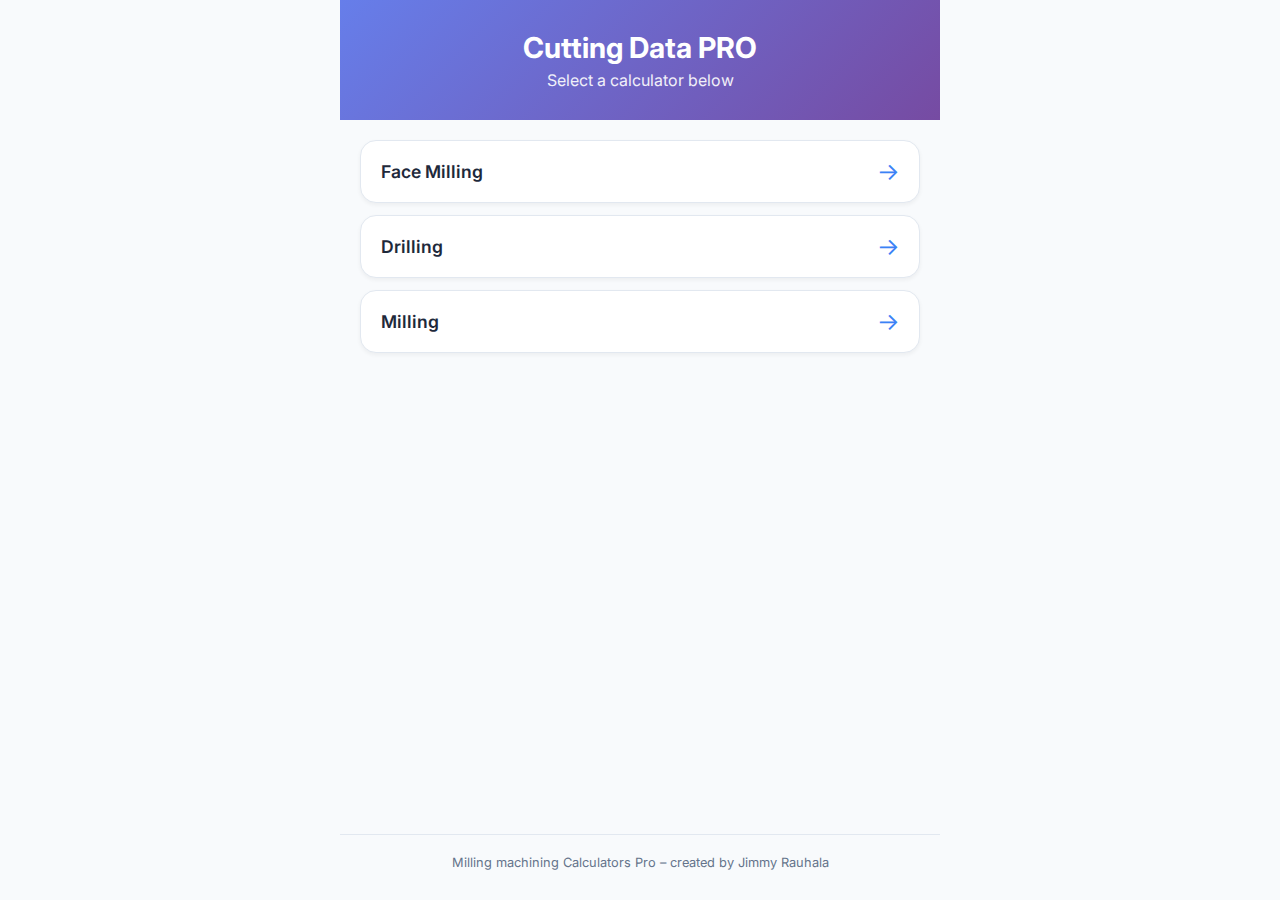
<file: index.html>
<!DOCTYPE html>
<html lang="en">
<head>
    <meta charset="UTF-8">
    <meta name="viewport" content="width=device-width, initial-scale=1.0">
    <title>Cutting Data PRO | Calculators</title>
    
    <link rel="manifest" href="manifest.json">
    <link rel="icon" href="/icon-192.png" sizes="192x192" type="image/png">
    
    <link href="https://fonts.googleapis.com/css2?family=Inter:wght@400;500;600;700&display=swap" rel="stylesheet">
    
    <style>
        /* === THEME VARIABLES (Primary for landing page) === */
        :root {
            --bg: #f8fafc; --card: #ffffff; --text: #1e293b; --text-light: #64748b;
            --primary: #3b82f6; --primary-light: #dbeafe; --border: #e2e8f0; 
            --shadow: 0 10px 20px rgba(0,0,0,0.05); --radius: 16px;
        }
        @media (prefers-color-scheme: dark) {
            :root { --bg: #0f172a; --card: #1e293b; --text: #f1f5f9; --text-light: #94a3b8;
                    --border: #334155; --shadow: 0 10px 20px rgba(0,0,0,0.4); }
        }

        /* === GLOBAL LAYOUT === */
        * { margin:0; padding:0; box-sizing:border-box; }
        body { font-family:'Inter',sans-serif; background:var(--bg); color:var(--text); padding:0; transition:background .4s; }
        .app-container { max-width:600px; margin:0 auto; display:flex; flex-direction:column; min-height:100vh; }
        
        /* === HEADER === */
        header { background:linear-gradient(135deg,#667eea,#764ba2); color:white; padding:30px 20px; text-align:center; }
        .logo-text { font-size:1.8rem; font-weight:700; margin-bottom: 5px; }
        .subtitle { font-size: 1rem; opacity: 0.9; }

        /* === CALCULATOR LIST === */
        .calculator-list { padding:20px; flex-grow:1; background:var(--bg); }
        .calc-item { display:block; text-decoration:none; color:inherit; 
                     background:var(--card); border:1px solid var(--border);
                     padding:16px 20px; margin-bottom:12px; border-radius:var(--radius);
                     transition:background .2s, border-color .2s, transform .1s;
                     display: flex; justify-content: space-between; align-items: center;
                     box-shadow: 0 2px 4px rgba(0,0,0,0.05); }
        
        .calc-item:hover { background:var(--primary-light); border-color:var(--primary); transform: translateY(-1px); }
        .calc-item:active { transform: translateY(0); }
        .calc-item span { font-weight: 600; font-size: 1.1rem; }
        .calc-item::after { content: '→'; font-size: 1.5rem; color: var(--primary); }
        
        /* === NEW FOOTER STYLE === */
        .footer-text {
            text-align: center;
            padding: 20px 20px 30px;
            font-size: 0.8rem;
            color: var(--text-light);
            /* Bytte border-top mot en enklare stil, men behåller den för att separera */
            border-top: 1px solid var(--border); 
            margin-top: 20px;
        }
    </style>
</head>
<body>

    <div class="app-container">
        
        <header>
            <div class="logo-text">Cutting Data PRO</div>
            <div class="subtitle">Select a calculator below</div>
        </header>

        <div class="calculator-list">
            
            <a href="kalkylatorer/Face_Milling_Data_Calculator-Pro.html" class="calc-item">
                <span>Face Milling</span>
            </a>
            
            <a href="kalkylatorer/Drilling_Data_Calculator-Pro.html" class="calc-item">
                <span>Drilling</span>
            </a>
            
            <a href="kalkylatorer/Milling_Data_Calculator-Pro.html" class="calc-item">
                <span>Milling</span>
            </a>

            </div>

        <div class="footer-text">
            Milling machining Calculators Pro – created by Jimmy Rauhala
        </div>
        
    </div>

<script>
    // === SERVICE WORKER REGISTRATION (PWA) ===
    function registerServiceWorker() {
        if ('serviceWorker' in navigator) {
            window.addEventListener('load', () => {
                navigator.serviceWorker.register('/service-worker.js')
                .then(registration => {
                    console.log('ServiceWorker registration successful:', registration.scope);
                })
                .catch(error => {
                    console.error('ServiceWorker registration failed:', error);
                });
            });
        }
    }

    document.addEventListener('DOMContentLoaded', registerServiceWorker);
</script>
</body>
</html>
</file>
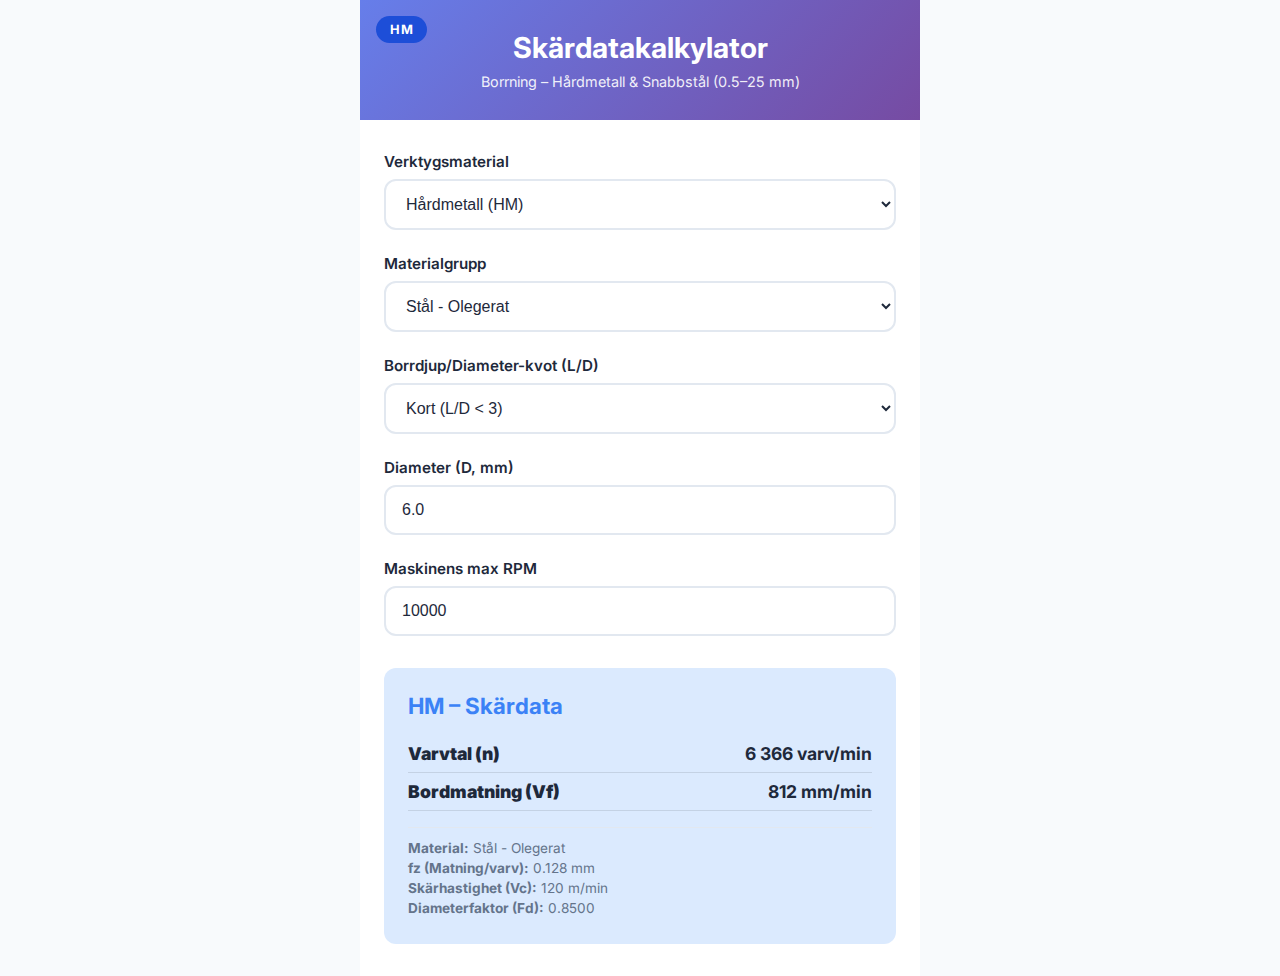
<file: kalkylatorer/borrning.html>
<!DOCTYPE html>
<html lang="sv">
<head>
    <meta charset="UTF-8">
    <meta name="viewport" content="width=device-width, initial-scale=1.0">
    <title>Skärdatakalkylator - Borrning (HM & HSS)</title>
    <link href="https://fonts.googleapis.com/css2?family=Inter:wght@400;500;600;700&display=swap" rel="stylesheet">
    <style>
        /* CSS-STYLING FÖR DENNA KALKYLATOR */
        :root {
            --bg: #f8fafc; --card: #ffffff; --text: #1e293b; --text-light: #64748b;
            --primary: #3b82f6; --primary-light: #dbeafe; --success: #10b981; 
            --warning: #f59e0b; --danger: #ef4444; --border: #e2e8f0; 
            --shadow: 0 20px 40px rgba(0,0,0,0.08); --radius: 16px;
        }
        @media (prefers-color-scheme: dark) {
            :root { --bg: #0f172a; --card: #1e293b; --text: #f1f5f9; --text-light: #94a3b8;
                    --border: #334155; --shadow: 0 20px 40px rgba(0,0,0,0.4); }
        }
        body.dark { --bg: #0f172a; --card: #1e293b; --text: #f1f5f9; --text-light: #94a3b8;
                    --border: #334155; --shadow: 0 20px 40px rgba(0,0,0,0.4); }
        
        * { margin:0; padding:0; box-sizing:border-box; }
        body { font-family:'Inter',sans-serif; background:var(--bg); color:var(--text); padding:0; transition:all .4s; }
        .container { max-width:560px; margin:0 auto; background:var(--card); padding: 0; box-shadow:none; border-radius: 0;}
        header { background:linear-gradient(135deg,#667eea,#764ba2); color:white; padding:30px 24px; text-align:center; position:relative; }
        h1 { font-size:1.8rem; font-weight:700; margin-bottom:8px; }
        .subtitle { font-size:0.9rem; opacity:0.9; }
        main { padding:32px 24px; }

        /* TOOL BADGE */
        .tool-badge { position:absolute; top:16px; left:16px; padding:6px 14px;
                      border-radius:50px; font-size:0.8rem; font-weight:700;
                      text-transform:uppercase; letter-spacing:0.5px; }
        .tool-hm { background:#1d4ed8; } .tool-hss { background:#ea580c; }
        
        /* FORM STYLING */
        .form-group { margin-bottom: 24px; }
        label { display:block; margin-bottom:8px; font-weight:600; font-size:0.95rem; }
        select, input[type=number] { width:100%; padding:14px 16px; border:2px solid var(--border);
            border-radius:12px; background:var(--card); color:var(--text); font-size:1rem;
            transition:all .3s; }
        select:focus, input[type=number]:focus { border-color:var(--primary); outline:none; }
        
        /* RESULTS STYLING */
        .results { 
            background: var(--primary-light); 
            padding: 24px; 
            border-radius: 12px; 
            margin-top: 32px; 
            color: var(--text);
            transition: background .4s;
        }
        body.dark .results { 
            background: #1e3a8a; 
            color: white;
        }
        .results h2 { 
            font-size: 1.4rem; 
            font-weight: 700; 
            margin-bottom: 16px; 
            color: var(--primary); 
            transition: color .4s;
        }
        body.dark .results h2 { color: #93c5fd; }
        .result-line { 
            display: flex; 
            justify-content: space-between; 
            font-size: 1.1rem; 
            font-weight: 600; 
            padding: 8px 0;
            border-bottom: 1px solid rgba(0,0,0,0.1);
        }
        body.dark .result-line { border-bottom: 1px solid rgba(255,255,255,0.1); }
        .result-line:last-of-type { border-bottom: none; margin-bottom: 8px; }
        .value { color: var(--text); font-weight: 700; }
        .value.capped { color: var(--danger); }
        .details { 
            margin-top: 16px; 
            padding-top: 12px; 
            border-top: 1px solid var(--border); 
            font-size: 0.85rem; 
            color: var(--text-light);
        }
        .details p { margin-bottom: 4px; }
    </style>
</head>
<body>

<div class="container">
    <header>
        <div class="tool-badge tool-hm" id="toolBadge">HM</div>
        <h1>Skärdatakalkylator</h1>
        <p class="subtitle">Borrning – Hårdmetall & Snabbstål (0.5–25 mm)</p>
    </header>

    <main>
        <div class="form-group">
            <label for="toolType">Verktygsmaterial</label>
            <select id="toolType">
                <option value="HM">Hårdmetall (HM)</option>
                <option value="HSS">Snabbstål (HSS)</option>
            </select>
        </div>

        <div class="form-group">
            <label for="material">Materialgrupp</label>
            <select id="material">
                <option value="P1">Stål - Olegerat</option>
                <option value="P3">Stål - Seghärdat</option>
                <option value="M1">Rostfritt - Martensitiskt</option>
                <option value="K1">Gjutjärn - Gråjärn</option>
                <option value="N1">Icke-järn - Aluminium</option>
                <option value="S2">Högtemp - Titanlegeringar</option>
            </select>
        </div>

        <div class="form-group">
            <label for="length">Borrdjup/Diameter-kvot (L/D)</label>
            <select id="length">
                <option value="2D">Kort (L/D < 3)</option>
                <option value="4D">Standard (3 < L/D < 5)</option>
                <option value="6D">Lång (L/D > 5)</option>
            </select>
        </div>

        <div class="form-group">
            <label for="diameter">Diameter (D, mm)</label>
            <input type="number" id="diameter" value="6.0" min="0.5" max="25" step="0.5">
        </div>

        <div class="form-group">
            <label for="maxRpm">Maskinens max RPM</label>
            <input type="number" id="maxRpm" value="10000" min="1000" step="1000">
        </div>

        <div class="results" id="results">
            <p style="color:var(--text-light); text-align:center; padding:20px 0;">
                Fyll i fälten ovan för att få skärdata
            </p>
        </div>
    </main>
</div>

<script>
    // JS-LOGIK
    const materialDataHM = {
        P1: { Vc: 120, Fn_2D: 0.15, Fn_4D: 0.12, Fn_6D: 0.10, name: "Stål - Olegerat" },
        P3: { Vc: 80, Fn_2D: 0.10, Fn_4D: 0.08, Fn_6D: 0.07, name: "Stål - Seghärdat" },
        M1: { Vc: 60, Fn_2D: 0.10, Fn_4D: 0.08, Fn_6D: 0.06, name: "Rostfritt" },
        K1: { Vc: 150, Fn_2D: 0.20, Fn_4D: 0.15, Fn_6D: 0.12, name: "Gjutjärn" },
        N1: { Vc: 200, Fn_2D: 0.30, Fn_4D: 0.25, Fn_6D: 0.20, name: "Aluminium" },
        S2: { Vc: 30, Fn_2D: 0.06, Fn_4D: 0.05, Fn_6D: 0.04, name: "Titanlegeringar" },
    };

    const materialDataHSS = {
        P1: { Vc: 40, Fn_2D: 0.12, Fn_4D: 0.10, Fn_6D: 0.08, name: "Stål - Olegerat" },
        P3: { Vc: 30, Fn_2D: 0.08, Fn_4D: 0.07, Fn_6D: 0.06, name: "Stål - Seghärdat" },
        M1: { Vc: 15, Fn_2D: 0.06, Fn_4D: 0.05, Fn_6D: 0.04, name: "Rostfritt" },
        K1: { Vc: 50, Fn_2D: 0.15, Fn_4D: 0.12, Fn_6D: 0.10, name: "Gjutjärn" },
        N1: { Vc: 80, Fn_2D: 0.20, Fn_4D: 0.15, Fn_6D: 0.12, name: "Aluminium" },
        S2: { Vc: 10, Fn_2D: 0.04, Fn_4D: 0.03, Fn_6D: 0.03, name: "Titanlegeringar" },
    };

    // Fd (Diameterfaktor) för att justera matningen (fz) baserat på diameter (D)
    function interpolateFd(D, lengthType, toolType) {
        // Enklare interpolation för borrning: Ju mindre D, desto lägre Fn
        if (D <= 3.0) return 0.7;
        if (D <= 6.0) return 0.85;
        if (D <= 10.0) return 0.95;
        return 1.0;
    }

    function calculateCuttingData() {
        const toolType = document.getElementById('toolType').value;
        const matKey = document.getElementById('material').value;
        const lengthType = document.getElementById('length').value;
        const D = parseFloat(document.getElementById('diameter').value);
        const maxRpm = parseFloat(document.getElementById('maxRpm').value);

        if (!(D > 0 && maxRpm > 0 && D >= 0.5 && D <= 25)) {
            document.getElementById('results').innerHTML = `<p style="color:var(--danger); text-align:center; padding:20px 0;">Kontrollera Diameter (0.5-25 mm) och Max RPM</p>`;
            document.getElementById('toolBadge').className = `tool-badge tool-${toolType.toLowerCase()}`;
            return;
        }

        const dataSet = toolType === 'HM' ? materialDataHM : materialDataHSS;
        const mat = dataSet[matKey];
        const Vc = mat.Vc;
        
        // Hämta fz (matning per varv) baserat på borrdjup
        const Fn_base = mat[`Fn_${lengthType}`] || mat.Fn_2D;
        
        // Diameterfaktor
        const Fd = interpolateFd(D, lengthType, toolType);
        
        // Final Fn (matning per varv)
        const Fn = Fn_base * Fd;

        // 1. Varvtal (n)
        let n = (Vc * 1000) / (Math.PI * D);
        let n_final = n;
        let capped = false;

        if (n > maxRpm) {
            n_final = maxRpm;
            capped = true;
        }

        // 2. Bordmatning (Vf)
        const Vf_final = n_final * Fn;

        // Uppdatera badge
        document.getElementById('toolBadge').className = `tool-badge tool-${toolType.toLowerCase()}`;
        
        // Visa resultat
        document.getElementById('results').innerHTML = `
            <h2>${toolType} – Skärdata</h2>
            <div class="result-line"><strong>Varvtal (n)</strong> 
                <span class="value ${capped?'capped':''}">${n_final.toLocaleString('sv', { maximumFractionDigits: 0 })} varv/min${capped?' *':''}</span>
            </div>
            <div class="result-line"><strong>Bordmatning (Vf)</strong> 
                <span class="value">${Vf_final.toLocaleString('sv', { maximumFractionDigits: 0 })} mm/min</span>
            </div>
            ${capped ? '<p class="warning-text" style="color: var(--danger); margin: 8px 0;">* Begränsat av maskinens max-RPM</p>' : ''}
            <div class="details">
                <p><strong>Material:</strong> ${mat.name}</p>
                <p><strong>fz (Matning/varv):</strong> ${Fn.toFixed(3)} mm</p>
                <p><strong>Skärhastighet (Vc):</strong> ${Vc} m/min</p>
                <p><strong>Diameterfaktor (Fd):</strong> ${Fd.toFixed(4)}</p>
            </div>
        `;
    }

    // Lyssnare på alla fält
    document.querySelectorAll('#toolType, #material, #length, #diameter, #maxRpm').forEach(el => {
        el.addEventListener('input', calculateCuttingData);
        el.addEventListener('change', calculateCuttingData);
    });

    // Anropa vid start för att visa defaultvärden
    document.addEventListener('DOMContentLoaded', calculateCuttingData);
    
    // Den gamla TEMALOGIKEN är BORTTAGEN HÄR
</script>
</body>
</html>
</file>
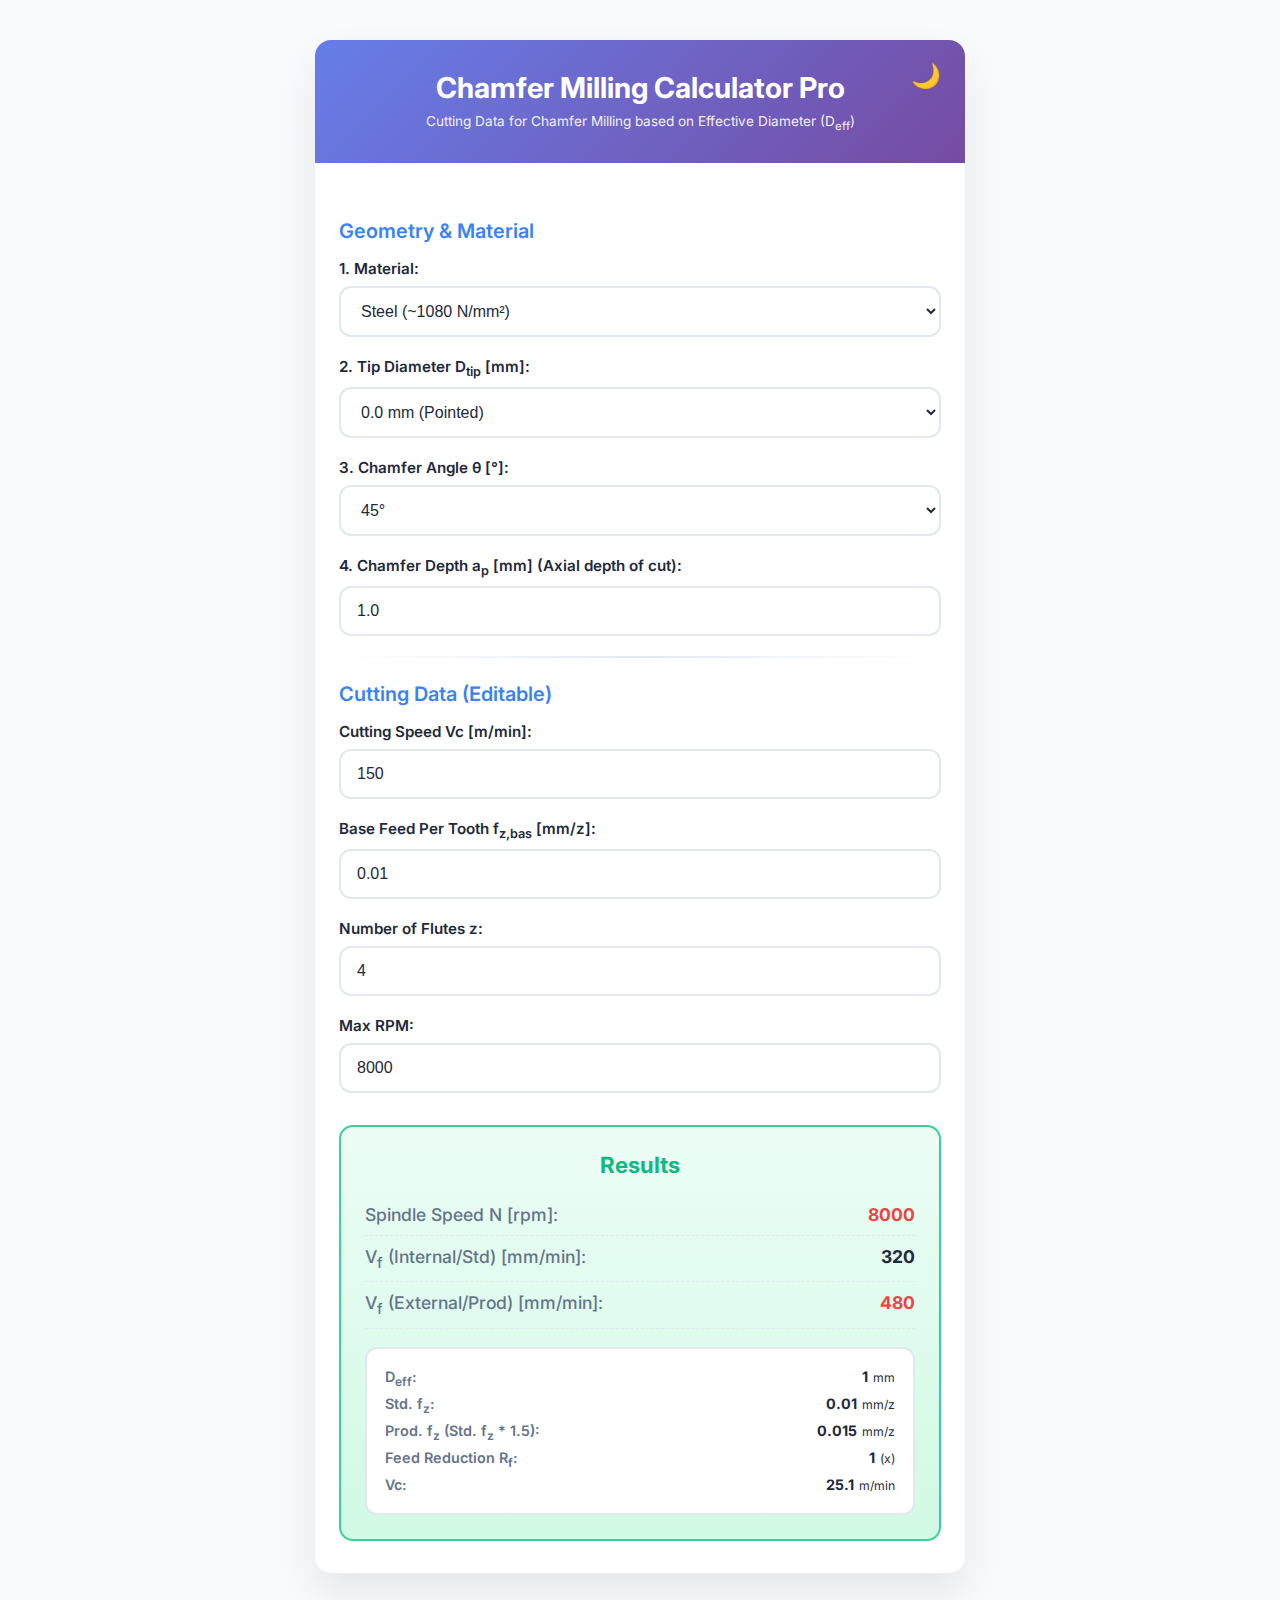
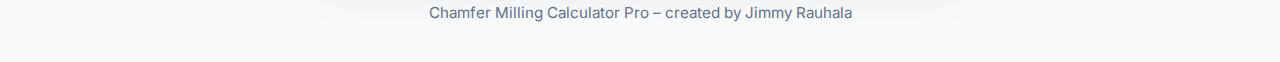
<file: kalkylatorer/Chamfer_Data_Calculator-Pro.html>
<!DOCTYPE html>
<html lang="en">
<head>
    <meta charset="UTF-8">
    <title>Chamfer Milling Calculator Pro</title>
    <meta name="viewport" content="width=device-width, initial-scale=1.0">
    <link href="https://fonts.googleapis.com/css2?family=Inter:wght@400;500;600;700&display=swap" rel="stylesheet">
    
    <link rel="stylesheet" href="style.css"> 
</head>
<body>
<div class="container">
    <button class="theme-toggle" id="themeToggle">🌙</button>
    <div class="tool-badge tool-hm">HM</div>
   
    <header>
        <h1>Chamfer Milling Calculator Pro</h1>
        <h2 class="header-subtext">Cutting Data for Chamfer Milling based on Effective Diameter (D<sub>eff</sub>)</h2> 
    </header>
    <main>
        <div class="section-title">Geometry & Material</div>
        
        <div class="form-group">
            <label for="material">1. Material:</label>
            <select id="material">
                <option value="steel1080" selected>Steel (~1080 N/mm²)</option>
                <option value="toolox44">Toolox 44 (~45 HRC)</option>
                <option value="steel50hrc">Hardened Steel 50 HRC</option>
                <option value="steel60hrc">Hardened Steel 60 HRC</option>
                <option value="vanadis">Vanadis / Powder Steel</option>
                <option value="nonferrous">Aluminum / Copper</option>
            </select>
        </div>

        <div class="form-group">
            <label for="Dtip">2. Tip Diameter D<sub>tip</sub> [mm]:</label>
            <select id="Dtip">
                <option value="0.0" selected>0.0 mm (Pointed)</option>
                <option value="0.5">0.5 mm</option>
                <option value="1.0">1.0 mm</option>
                <option value="2.0">2.0 mm</option>
                <option value="3.0">3.0 mm</option>
                <option value="5.0">5.0 mm</option>
            </select>
        </div>
        
        <div class="form-group">
            <label for="fasVinkel">3. Chamfer Angle θ [°]:</label>
            <select id="fasVinkel">
                <option value="30">30°</option>
                <option value="45" selected>45°</option>
                <option value="60">60°</option>
            </select>
        </div>
        
        <div class="form-group">
            <label for="fasDjup">4. Chamfer Depth a<sub>p</sub> [mm] (Axial depth of cut):</label>
            <input type="number" id="fasDjup" value="1.0" step="0.1" min="0.1">
        </div>

        <hr>
        <div class="section-title">Cutting Data (Editable)</div>
        <div class="form-group"><label>Cutting Speed Vc [m/min]:</label><input type="number" id="vc" value="150" step="any"></div>
        <div class="form-group"><label>Base Feed Per Tooth f<sub>z,bas</sub> [mm/z]:</label><input type="number" id="fzBase" value="0.032" step="any"></div>
        <div class="form-group"><label>Number of Flutes z:</label><input type="number" id="z" value="4" step="1"></div>
        <div class="form-group"><label>Max RPM:</label><input type="number" id="maxRpm" value="8000" step="any"></div>
        
        
        <div class="results ready">
            <h2>Results</h2>
            <div class="result-line"><strong>Spindle Speed N [rpm]:</strong> <span class="value" id="nResult">-</span></div>
            <div class="result-line"><strong>V<sub>f</sub> (Internal/Std) [mm/min]:</strong> <span class="value" id="vfResultStandard">-</span></div>
            <div class="result-line"><strong>V<sub>f</sub> (External/Prod) [mm/min]:</strong> <span class="value capped" id="vfResultProd">-</span></div>
            
            <div class="details-box">
                <p><strong>D<sub>eff</sub>:</strong><span id="dEffResult">-</span></p> 
                <p><strong>Std. f<sub>z</sub>:</strong><span id="fzCorrectedStandard">-</span></p>
                <p><strong>Prod. f<sub>z</sub> (Std. f<sub>z</sub> * 1.5):</strong><span id="fzCorrectedProd">-</span></p>
                <p><strong>Feed Reduction R<sub>f</sub>:</strong><span id="rfFactorResult">-</span></p>
                <p><strong>Vc:</strong><span id="actualVcResult">-</span></p> 
            </div>
        </div>
    </main>
</div>
<footer>Chamfer Milling Calculator Pro – created by Jimmy Rauhala</footer>

<script src="Chamfer_tool_data.js"></script>

<script>
    // =====================================================================
    // Kritiska Hjälpfunktioner
    // =====================================================================

    const parseValue = (id, defaultValue = 0) => {
        const value = parseFloat(document.getElementById(id).value);
        return isNaN(value) ? defaultValue : value;
    };
    
    const formatDecimal = (num, fixed) => {
        if (isNaN(num)) return "N/A";
        return num.toFixed(fixed).replace(/\.?0+$/, "");
    };


    // Flaggar för att kontrollera om användaren har redigerat Vc, fz, eller z manuellt
    const userEdited = {vc: false, fz: false, z: false};

    // Funktion för att uppdatera alla resultat i HTML-gränssnittet
    function updateResults(n, Vf_standard, Vf_prod, D_eff, fz_korr_standard, fz_korr_prod, Rf_standard, Vc, maxRpm, isCapped, actualVc) {
        document.getElementById('nResult').textContent = Math.round(n);
        document.getElementById('vfResultStandard').textContent = Vf_standard;
        document.getElementById('vfResultProd').textContent = Vf_prod; 
        
        // Sätter färg på varvtalet om det begränsats av Max RPM
        document.getElementById('nResult').classList.toggle('capped', isCapped);
        
        // Uppdaterar detaljboxen
        document.getElementById('dEffResult').innerHTML = formatDecimal(D_eff, 3) + ' <sub>mm</sub>';
        document.getElementById('fzCorrectedStandard').innerHTML = formatDecimal(fz_korr_standard, 4) + ' <sub>mm/z</sub>';
        document.getElementById('fzCorrectedProd').innerHTML = formatDecimal(fz_korr_prod, 4) + ' <sub>mm/z</sub>';
        document.getElementById('rfFactorResult').innerHTML = formatDecimal(Rf_standard, 2) + ' <sub>(x)</sub>';
        
        // VISAR DET FAKTISKA Vc-VÄRDET
        document.getElementById('actualVcResult').innerHTML = formatDecimal(actualVc, 1) + ' <sub>m/min</sub>';
    }

    // Huvudberäkningsfunktion som anropar logiken i Chamfer_tool_data.js
    function calculate() {
        // Hämta inmatningsvärden från HTML via parseValue()
        const D_tip = parseValue('Dtip');
        const fasVinkel = parseValue('fasVinkel');
        const ap = parseValue('fasDjup');
        const Vc = parseValue('vc');
        const fz_bas = parseValue('fzBase'); 
        const z = Math.round(parseValue('z', 1));
        const maxRpm = parseValue('maxRpm');
        const mat = document.getElementById('material').value;

        // Kontrollerar om nödvändiga värden finns. 
        if (D_tip < 0 || ap <= 0 || Vc <= 0 || z <= 0 || fz_bas <= 0 || typeof runCalculations === 'undefined') {
            // Rensa resultat om inmatning saknas eller om JS-filen inte laddades
            const results = ['nResult', 'vfResultStandard', 'vfResultProd', 'dEffResult', 'fzCorrectedStandard', 'fzCorrectedProd', 'rfFactorResult', 'actualVcResult'];
            results.forEach(id => document.getElementById(id).textContent = 'N/A');
            document.getElementById('nResult').classList.remove('capped');
            return;
        }

        // Anropar beräkningslogiken (funktionalitet från Chamfer_tool_data.js)
        const results = runCalculations(D_tip, fasVinkel, ap, Vc, fz_bas, z, maxRpm, mat);

        // Uppdaterar gränssnittet
        updateResults(
            results.n, 
            results.Vf_standard, 
            results.Vf_prod, 
            results.D_eff, 
            results.fz_korr_standard, 
            results.fz_korr_prod, 
            results.Rf_standard, 
            Vc, 
            maxRpm, 
            results.isCapped,
            results.actualVc
        );
    }
    
    // Funktion för att uppdatera Vc och fz baserat på materialval. Anropar calculate.
    function updateStandardValuesAndCalculate() {
        // Kontrollerar att beroenden från Chamfer_tool_data.js är definierade
        if (typeof toolData === 'undefined' || typeof getFzFromTable === 'undefined' || typeof calculateDeff === 'undefined') {
             console.error("Chamfer_tool_data.js verkar inte ha laddats korrekt.");
             calculate(); 
             return;
        }

        const mat = document.getElementById('material').value;
        const matData = toolData[mat];
        
        if (!matData) return;
        
        // Hämta aktuella geometrivärden
        const current_Dtip = parseValue('Dtip');
        const current_fasVinkel = parseValue('fasVinkel');
        const current_ap = parseValue('fasDjup');
        
        // Beräkna den aktuella D_eff och använd den för att slå upp fz.
        const actual_D_eff = calculateDeff(current_Dtip, current_fasVinkel, current_ap); 
        const default_fz = getFzFromTable(mat, actual_D_eff);
        
        // Uppdatera Vc, fzBase och z endast om användaren INTE redigerat dem
        if (!userEdited.vc) document.getElementById('vc').value = matData.vc;
        if (!userEdited.fz) document.getElementById('fzBase').value = formatDecimal(default_fz, 4);
        if (!userEdited.z) document.getElementById('z').value = matData.z_base;
        
        calculate();
    }


    // Huvudfunktion som körs när sidan laddas
    document.addEventListener('DOMContentLoaded', () => {
        // Event listeners för att markera om användaren redigerat ett värde
        document.querySelectorAll('input, select').forEach(el => el.addEventListener('input', () => {
            if (el.id === 'vc') userEdited.vc = true;
            if (el.id === 'fzBase') userEdited.fz = true;
            if (el.id === 'z') userEdited.z = true;
            calculate(); // Kör beräkningen vid varje inmatningsändring
        }));
        
        // Event listeners för ändringar i input
        document.getElementById('material').addEventListener('change', updateStandardValuesAndCalculate);
        document.getElementById('Dtip').addEventListener('change', updateStandardValuesAndCalculate);
        document.getElementById('fasVinkel').addEventListener('change', updateStandardValuesAndCalculate);
        document.getElementById('fasDjup').addEventListener('input', updateStandardValuesAndCalculate); 
        document.getElementById('maxRpm').addEventListener('input', calculate);

        // Initial beräkning när sidan laddats
        updateStandardValuesAndCalculate();
    });

    // Dark Mode Toggle Logic
    const toggle = document.getElementById('themeToggle');
    const updateThemeIcon = () => {
        if (document.body.classList.contains('dark')) {
            toggle.textContent = '☀️';
        } else {
            toggle.textContent = '🌙';
        }
    };
    toggle.addEventListener('click', () => {
        document.body.classList.toggle('dark');
        updateThemeIcon();
    });
    if (window.matchMedia('(prefers-color-scheme: dark)').matches) {
        document.body.classList.add('dark');
    }
    updateThemeIcon();
</script>
</body>
</html>
</file>
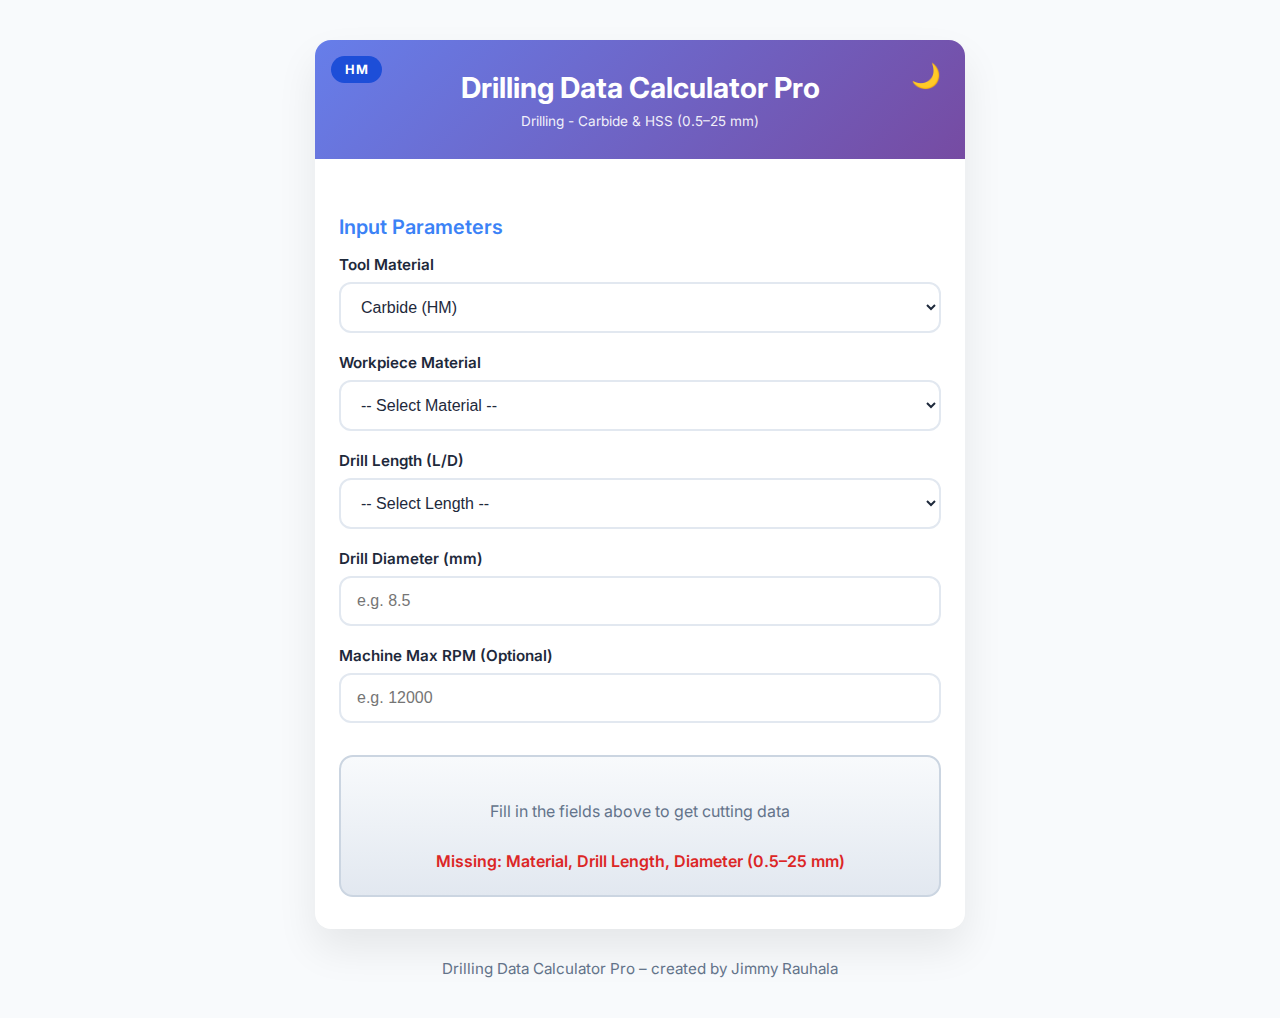
<file: kalkylatorer/Drilling_Data_Calculator-Pro.html>
<!DOCTYPE html>
<html lang="en">
<head>
    <meta charset="UTF-8">
    <meta name="viewport" content="width=device-width, initial-scale=1.0">
    <title>Drilling Data Calculator Pro</title>
    <link href="https://fonts.googleapis.com/css2?family=Inter:wght@400;500;600;700&display=swap" rel="stylesheet">
    <style>
        :root {
            --bg: #f8fafc; --card: #ffffff; --text: #1e293b; --text-light: #64748b;
            --primary: #3b82f6; --success: #10b981; --warning: #f59e0b; --danger: #ef4444;
            --border: #e2e8f0; --shadow: 0 20px 40px rgba(0,0,0,0.08); --radius: 16px;
        }
        @media (prefers-color-scheme: dark) {
            :root { --bg: #0f172a; --card: #1e293b; --text: #f1f5f9; --text-light: #94a3b8;
                    --border: #334155; --shadow: 0 20px 40px rgba(0,0,0,0.4); }
        }
        /* Denna regel är viktig för att dark mode ska fungera oavsett @media-query */
        body.dark { --bg: #0f172a; --card: #1e293b; --text: #f1f5f9; --text-light: #94a3b8;
                    --border: #334155; --shadow: 0 20px 40px rgba(0,0,0,0.4); }
        * { margin:0; padding:0; box-sizing:border-box; }
        body { font-family:'Inter',sans-serif; background:var(--bg); color:var(--text);
               min-height:100vh; padding:20px; transition:all .4s; }
               
        /* SYNCED DESIGN */
        .container { max-width:650px; margin:20px auto; background:var(--card);
                     border-radius:var(--radius); overflow:hidden; box-shadow:var(--shadow);
                     position:relative; }
        .theme-toggle { position:absolute; top:16px; right:16px; background:none; border:none;
                        font-size:1.5rem; cursor:pointer; padding:8px; border-radius:50%;
                        color: white; 
                        line-height: 1; 
                        z-index: 10;
                    }
        .theme-toggle:hover { background:rgba(255,255,255,.1); } 

        header { background:linear-gradient(135deg,#667eea,#764ba2); color:white;
                 padding:30px 24px; text-align:center; position:relative; }
        h1 { font-size:1.8rem; font-weight:700; margin-bottom:8px; }
        /* ADJUSTMENT FOR SMALLER TEXT SIZE */
        .subtitle { font-size:0.85rem; opacity:0.9; }
        .tool-badge { position:absolute; top:16px; left:16px; padding:6px 14px;
                      border-radius:50px; font-size:0.8rem; font-weight:700;
                      text-transform:uppercase; letter-spacing:0.5px; }
        .tool-hm { background:#1d4ed8; } .tool-hss { background:#ea580c; }
        main { padding:32px 24px; }

        .section-title { font-size:1.25rem; font-weight:600; color:var(--primary); margin:24px 0 16px; }
        hr { border:none; height:2px; background:linear-gradient(to right,transparent,var(--border),transparent); margin:20px 0; }

        .form-group { margin-bottom:20px; }
        label { display:block; margin-bottom:8px; font-weight:600; font-size:0.95rem; }
        select, input[type=number] { 
            width:100%; padding:14px 16px; border:2px solid var(--border);
            border-radius:12px; background:var(--card); color:var(--text); 
            font-size:16px;
            transition:all .3s; 
        }
        select:focus, input[type=number]:focus { outline:none; border-color:var(--primary);
            box-shadow:0 0 0 4px rgba(59,130,246,.15); transform:translateY(-2px); }

        .results { margin-top:32px; padding:24px; background:linear-gradient(to bottom,#f8fafc,#e2e8f0);
            border-radius:14px; border:2px solid #cbd5e1; min-height:120px; transition:all .4s; }
        body.dark .results { background:linear-gradient(to bottom,#1e293b,#334155); border-color:#475569; }
        .results.ready { background:linear-gradient(to bottom,#ecfdf5,#d1fae5); border-color:#34d399; }
        body.dark .results.ready { background:linear-gradient(to bottom,#064e3b,#065f46); }

        .results h2 { font-size:1.4rem; color:var(--success); margin-bottom:16px; 
                      text-align:center;
                      display:block;
                    }
        .result-line { display:flex; justify-content:space-between; padding:10px 0;
                       font-size:1.1rem; border-bottom:1px dashed var(--border); }
        .result-line:last-child { border-bottom:none; }
        
        .result-line strong { color:var(--text-light);
                               font-weight:500; }
        
        .value { font-weight:700; color:var(--text); }
        .capped { color:var(--danger); }
        .warning-text { font-size:0.85rem; color:var(--warning); margin-top:12px; }

        /* DETAILS BOX */
        .details-box {
            margin-top: 18px;
            padding: 14px 18px;
            background: var(--card);
            border: 2px solid var(--border);
            border-radius: 12px;
            font-size: 0.9rem;
            line-height: 1.35;
        }
        body.dark .details-box { background:#334155; }
        .details-box p {
            margin: 4px 0 !important;
            display: flex;
            justify-content: space-between;
            gap: 12px;
            flex-wrap: nowrap;
        }
        .details-box strong {
            color: var(--text-light);
            font-weight: 600;
            flex-shrink: 1;
            flex-basis: 50%;
            white-space: normal;
        }
        .details-box span {
            color: var(--text);
            font-weight: 700;
            white-space: nowrap;
            text-align: right;
            flex-shrink: 0;
            flex-basis: auto;
        }
        .details-box span sub {
            font-weight: normal;
            vertical-align: middle;
            font-size: 85%;
            padding-left: 2px;
        }
        
        .missing { color:#dc2626; font-weight:600; text-align:center; margin-top:10px; }

        /* FOOTER */
        footer {text-align:center; margin-top:30px; color:var(--text-light); font-size:0.95em; padding-bottom: 20px;}
    </style>
</head>
<body>

<div class="container">
    <button class="theme-toggle" id="themeToggle">☀️</button> 
    
    <header>
        <div class="tool-badge tool-hm" id="toolBadge">HM</div>
        <h1>Drilling Data Calculator Pro</h1>
        <p class="subtitle">Drilling - Carbide & HSS (0.5–25 mm)</p>
    </header>

    <main>
        <div class="section-title">Input Parameters</div>

        <div class="form-group">
            <label for="toolType">Tool Material</label>
            <select id="toolType">
                <option value="HM">Carbide (HM)</option>
                <option value="HSS">High-Speed Steel (HSS)</option>
            </select>
        </div>

        <div class="form-group">
            <label for="material">Workpiece Material</label>
            <select id="material">
                <option value="">-- Select Material --</option>
                <option value="soft_steel">Steel: Soft (&lt; 1100 N/mm²)</option>
                <option value="hard_steel">Steel: Hard (&gt; 1100 N/mm²)</option>
                <option value="stainless_austenitic">Stainless: Austenitic (&lt; 850 N/mm²)</option>
                <option value="toolox_44">Steel: Toolox 44 (&lt; 50 HRC)</option>
                <option value="hardened_steel_65">Steel: Hardened (&lt;65 HRC)</option>
                <option value="aluminium">Aluminum</option>
                </select>
        </div>

        <div class="form-group">
            <label for="length">Drill Length (L/D)</label>
            <select id="length">
                <option value="">-- Select Length --</option>
                <option value="3xD">3xD</option>
                <option value="5xD">5xD</option>
                <option value="8xD">8xD</option>
                <option value="10xD">10xD</option>
                <option value="12xD">12xD</option>
                <option value="15xD">15xD</option>
            </select>
        </div>

        <div class="form-group">
            <label for="diameter">Drill Diameter (mm)</label>
            <input type="number" id="diameter" step="0.1" min="0.5" max="25" placeholder="e.g. 8.5">
        </div>

        <div class="form-group">
            <label for="maxRpm">Machine Max RPM (Optional)</label>
            <input type="number" id="maxRpm" step="1" placeholder="e.g. 12000">
        </div>

        <div class="results" id="results">
            <p style="color:var(--text-light); text-align:center; padding:20px 0;">
                Fill in the fields above to get cutting data
            </p>
        </div>
    </main>
</div>

<footer>Drilling Data Calculator Pro – created by Jimmy Rauhala</footer>


<script>
    // === ALL DATA (Translated Material Keys and Names) ===
    const materialDataHM = {
        "soft_steel": { name: "Steel: Soft (< 1100 N/mm²)", Fm: 1.0, Vc_safe: 60 },
        "hard_steel": { name: "Steel: Hard (> 1100 N/mm²)", Fm: 0.9, Vc_safe: 40 },
        "toolox_44": { name: "Steel: Toolox 44 (< 50 HRC)", Fm: 0.7, Vc_safe: 20 },
        "stainless_austenitic": { name: "Stainless: Austenitic (< 850 N/mm²)", Fm: 0.9, Vc_safe: 30 },
        "hardened_steel_65": { name: "Steel: Hardened (<65 HRC)", Fm: 0.6, Vc_safe: 15 },
        "aluminium": { name: "Aluminum", Fm: 1.4, Vc_safe: 200 }
        // "copper" BORTTAGET HÄR
    };

    const materialDataHSS = {
        "soft_steel": { name: "Steel: Soft (< 1100 N/mm²)", Fm: 1.0, Vc_safe: 20 },
        "hard_steel": { name: "Steel: Hard (> 1100 N/mm²)", Fm: 0.9, Vc_safe: 15 },
        "toolox_44": { name: "Steel: Toolox 44 (< 50 HRC)", Fm: 0.7, Vc_safe: 10 },
        "stainless_austenitic": { name: "Stainless: Austenitic (< 850 N/mm²)", Fm: 0.8, Vc_safe: 12 },
        "hardened_steel_65": { name: "Steel: Hardened (<65 HRC)", Fm: 0.6, Vc_safe: 5 },
        "aluminium": { name: "Aluminum", Fm: 1.4, Vc_safe: 60 }
        // "copper" BORTTAGET HÄR
    };

    const FdTableHM = [
        { D: 0.5, '3xD': 0.05, '5xD': 0.04, '8xD': 0.035, '10xD': 0.032, '12xD': 0.030, '15xD': 0.025 },
        { D: 1.0, '3xD': 0.07, '5xD': 0.055, '8xD': 0.045, '10xD': 0.040, '12xD': 0.035, '15xD': 0.030 },
        { D: 2.0, '3xD': 0.09, '5xD': 0.075, '8xD': 0.065, '10xD': 0.060, '12xD': 0.055, '15xD': 0.050 },
        { D: 2.5, '3xD': 0.11, '5xD': 0.09, '8xD': 0.075, '10xD': 0.070, '12xD': 0.065, '15xD': 0.055 },
        { D: 3.0, '3xD': 0.12, '5xD': 0.10, '8xD': 0.08, '10xD': 0.075, '12xD': 0.07, '15xD': 0.06 },
        { D: 4.0, '3xD': 0.14, '5xD': 0.11, '8xD': 0.10, '10xD': 0.095, '12xD': 0.09, '15xD': 0.08 },
        { D: 5.0, '3xD': 0.17, '5xD': 0.14, '8xD': 0.12, '10xD': 0.11, '12xD': 0.10, '15xD': 0.09 },
        { D: 6.0, '3xD': 0.20, '5xD': 0.16, '8xD': 0.14, '10xD': 0.12, '12xD': 0.11, '15xD': 0.10 },
        { D: 8.0, '3xD': 0.26, '5xD': 0.21, '8xD': 0.18, '10xD': 0.16, '12xD': 0.14, '15xD': 0.12 },
        { D: 10.0, '3xD': 0.34, '5xD': 0.27, '8xD': 0.24, '10xD': 0.22, '12xD': 0.20, '15xD': 0.18 },
        { D: 12.0, '3xD': 0.38, '5xD': 0.30, '8xD': 0.27, '10xD': 0.25, '12xD': 0.23, '15xD': 0.20 },
        { D: 14.0, '3xD': 0.41, '5xD': 0.33, '8xD': 0.29, '10xD': 0.27, '12xD': 0.25, '15xD': 0.22 },
        { D: 16.0, '3xD': 0.44, '5xD': 0.35, '8xD': 0.31, '10xD': 0.29, '12xD': 0.27, '15xD': 0.24 },
        { D: 18.0, '3xD': 0.46, '5xD': 0.37, '8xD': 0.32, '10xD': 0.30, '12xD': 0.28, '15xD': 0.25 },
        { D: 20.0, '3xD': 0.50, '5xD': 0.40, '8xD': 0.35, '10xD': 0.32, '12xD': 0.30, '15xD': 0.27 },
        { D: 22.0, '3xD': 0.53, '5xD': 0.42, '8xD': 0.37, '10xD': 0.34, '12xD': 0.32, '15xD': 0.29 },
        { D: 25.0, '3xD': 0.58, '5xD': 0.46, '8xD': 0.40, '10xD': 0.36, '12xD': 0.33, '15xD': 0.28 }
    ];

    const FdTableHSS = [
        { D: 0.5, '3xD': 0.040, '5xD': 0.028, '8xD': 0.024, '10xD': 0.022, '12xD': 0.020, '15xD': 0.016 },
        { D: 1.0, '3xD': 0.045, '5xD': 0.031, '8xD': 0.027, '10xD': 0.025, '12xD': 0.022, '15xD': 0.018 },
        { D: 2.0, '3xD': 0.060, '5xD': 0.042, '8xD': 0.036, '10xD': 0.033, '12xD': 0.030, '15xD': 0.024 },
        { D: 2.5, '3xD': 0.070, '5xD': 0.049, '8xD': 0.042, '10xD': 0.038, '12xD': 0.035, '15xD': 0.028 },
        { D: 3.0, '3xD': 0.075, '5xD': 0.052, '8xD': 0.045, '10xD': 0.041, '12xD': 0.037, '15xD': 0.030 },
        { D: 4.0, '3xD': 0.080, '5xD': 0.056, '8xD': 0.048, '10xD': 0.044, '12xD': 0.040, '15xD': 0.032 },
        { D: 5.0, '3xD': 0.090, '5xD': 0.063, '8xD': 0.054, '10xD': 0.049, '12xD': 0.045, '15xD': 0.036 },
        { D: 6.0, '3xD': 0.150, '5xD': 0.105, '8xD': 0.090, '10xD': 0.082, '12xD': 0.075, '15xD': 0.060 },
        { D: 8.0, '3xD': 0.200, '5xD': 0.140, '8xD': 0.120, '10xD': 0.110, '12xD': 0.100, '15xD': 0.080 },
        { D: 10.0, '3xD': 0.230, '5xD': 0.161, '8xD': 0.138, '10xD': 0.126, '12xD': 0.115, '15xD': 0.092 },
        { D: 12.0, '3xD': 0.280, '5xD': 0.196, '8xD': 0.168, '10xD': 0.154, '12xD': 0.140, '15xD': 0.112 },
        { D: 14.0, '3xD': 0.310, '5xD': 0.217, '8xD': 0.186, '10xD': 0.170, '12xD': 0.155, '15xD': 0.124 },
        { D: 16.0, '3xD': 0.330, '5xD': 0.231, '8xD': 0.198, '10xD': 0.181, '12xD': 0.165, '15xD': 0.132 },
        { D: 18.0, '3xD': 0.350, '5xD': 0.245, '8xD': 0.210, '10xD': 0.192, '12xD': 0.175, '15xD': 0.140 },
        { D: 20.0, '3xD': 0.370, '5xD': 0.259, '8xD': 0.222, '10xD': 0.203, '12xD': 0.185, '15xD': 0.148 },
        { D: 22.0, '3xD': 0.380, '5xD': 0.266, '8xD': 0.228, '10xD': 0.209, '12xD': 0.190, '15xD': 0.152 },
        { D: 25.0, '3xD': 0.380, '5xD': 0.266, '8xD': 0.228, '10xD': 0.209, '12xD': 0.190, '15xD': 0.152 }
    ];

    function interpolateFd(D, lengthType, toolType) {
        const table = toolType === 'HM' ? FdTableHM : FdTableHSS;
        if (D < 0.5) D = 0.5;
        if (D > 25) D = 25;
        const lower = table.slice().reverse().find(row => row.D <= D);
        const upper = table.find(row => row.D > D);
        if (!upper || lower.D === D) return lower[lengthType];
        const ratio = (D - lower.D) / (upper.D - lower.D);
        return parseFloat((lower[lengthType] + ratio * (upper[lengthType] - lower[lengthType])).toFixed(4));
    }

    function calculateCuttingData() {
        const toolType = document.getElementById('toolType').value;
        const materialKey = document.getElementById('material').value;
        const lengthType = document.getElementById('length').value;
        
        // FIX for Mobile/PWA: Replaces comma with period for correct parsing.
        const diameter = parseFloat(document.getElementById('diameter').value.replace(',', '.'));
        const maxRpm = parseFloat(document.getElementById('maxRpm').value.replace(',', '.'));
        
        const resultsDiv = document.getElementById('results');
        const badge = document.getElementById('toolBadge');

        badge.textContent = toolType;
        badge.className = `tool-badge tool-${toolType.toLowerCase()}`;

        // Default message
        resultsDiv.classList.remove('ready');
        resultsDiv.innerHTML = `<p style="color:var(--text-light); text-align:center; padding:20px 0;">
            Fill in the fields above to get cutting data
        </p>`;

        // Validation
        let missing = [];
        if (!materialKey) missing.push("Material");
        if (!lengthType) missing.push("Drill Length");
        if (!diameter || diameter < 0.5 || diameter > 25) missing.push("Diameter (0.5–25 mm)");

        if (missing.length > 0) {
            resultsDiv.innerHTML += `<p class="missing">Missing: ${missing.join(', ')}</p>`;
            return;
        }

        const data = toolType === 'HM' ? materialDataHM : materialDataHSS;
        // Kontrollera om materialnyckeln finns (koppar finns inte längre)
        if (!data[materialKey]) {
             resultsDiv.innerHTML = `<p class="missing">Selected material is not supported for this tool type.</p>`;
             return;
        }

        const mat = data[materialKey];
        const Fd = interpolateFd(diameter, lengthType, toolType);
        const Fn = mat.Fm * Fd;
        const n_calc = (mat.Vc_safe * 1000) / (Math.PI * diameter);

        let n_final = Math.round(n_calc);
        let Vf_final = Math.round(Fn * n_calc);
        let capped = false;

        if (maxRpm && n_calc > maxRpm) {
            n_final = Math.round(maxRpm);
            Vf_final = Math.round(Fn * n_final);
            capped = true;
        }

        resultsDiv.classList.add('ready');
        resultsDiv.innerHTML = `
            <h2>Results</h2>
            <div class="result-line"><strong>Spindle Speed (n)</strong> 
                <span class="value ${capped?'capped':''}">${n_final}${capped?' *':''}</span>
            </div>
            <div class="result-line"><strong>Feed Rate (Vf)</strong> 
                <span class="value">${Vf_final.toLocaleString('en')}</span>
            </div>
            ${capped ? '<p class="warning-text">* Limited by machine max RPM</p>' : ''}
            
            <div class="details-box">
                <p><strong>Drill Length:</strong><span>${lengthType}</span></p>
                <p><strong>fz (Feed per rev):</strong><span>${Fn.toFixed(3)} <sub>mm</sub></span></p>
                <p><strong>Cutting Speed (Vc):</strong><span>${mat.Vc_safe} <sub>m/min</sub></span></p>
                <p><strong>Diameter Factor (Fd):</strong><span>${Fd.toFixed(4)}</span></p>
            </div>
        `;
    }

    // === THEME LOGIC WITH SUN/MOON ICONS AND STORAGE ===
    const themeToggle = document.getElementById('themeToggle');
    
    const updateThemeIcon = () => {
        if (document.body.classList.contains('dark')) {
            themeToggle.textContent = '☀️';
        } else {
            themeToggle.textContent = '🌙';
        }
    };

    const loadTheme = () => {
        const savedTheme = localStorage.getItem('theme');
        if (savedTheme === 'dark') {
            document.body.classList.add('dark');
        } else if (savedTheme === 'light') {
            document.body.classList.remove('dark');
        } else if (window.matchMedia('(prefers-color-scheme: dark)').matches) {
            // Follows system preference if no saved theme exists
            document.body.classList.add('dark');
        }
        updateThemeIcon(); // Update the icon after the theme is loaded
    };

    themeToggle.addEventListener('click', () => {
        document.body.classList.toggle('dark');
        const newTheme = document.body.classList.contains('dark') ? 'dark' : 'light';
        localStorage.setItem('theme', newTheme);
        updateThemeIcon();
    });

    document.addEventListener('DOMContentLoaded', () => {
        // Load theme first
        loadTheme(); 
        
        // Listeners for all calculator fields
        document.querySelectorAll('#toolType, #material, #length, #diameter, #maxRpm').forEach(el => {
            el.addEventListener('input', calculateCuttingData);
            el.addEventListener('change', calculateCuttingData);
        });

        // Start the calculator
        calculateCuttingData();
    });
</script>
</body>
</html>
</file>
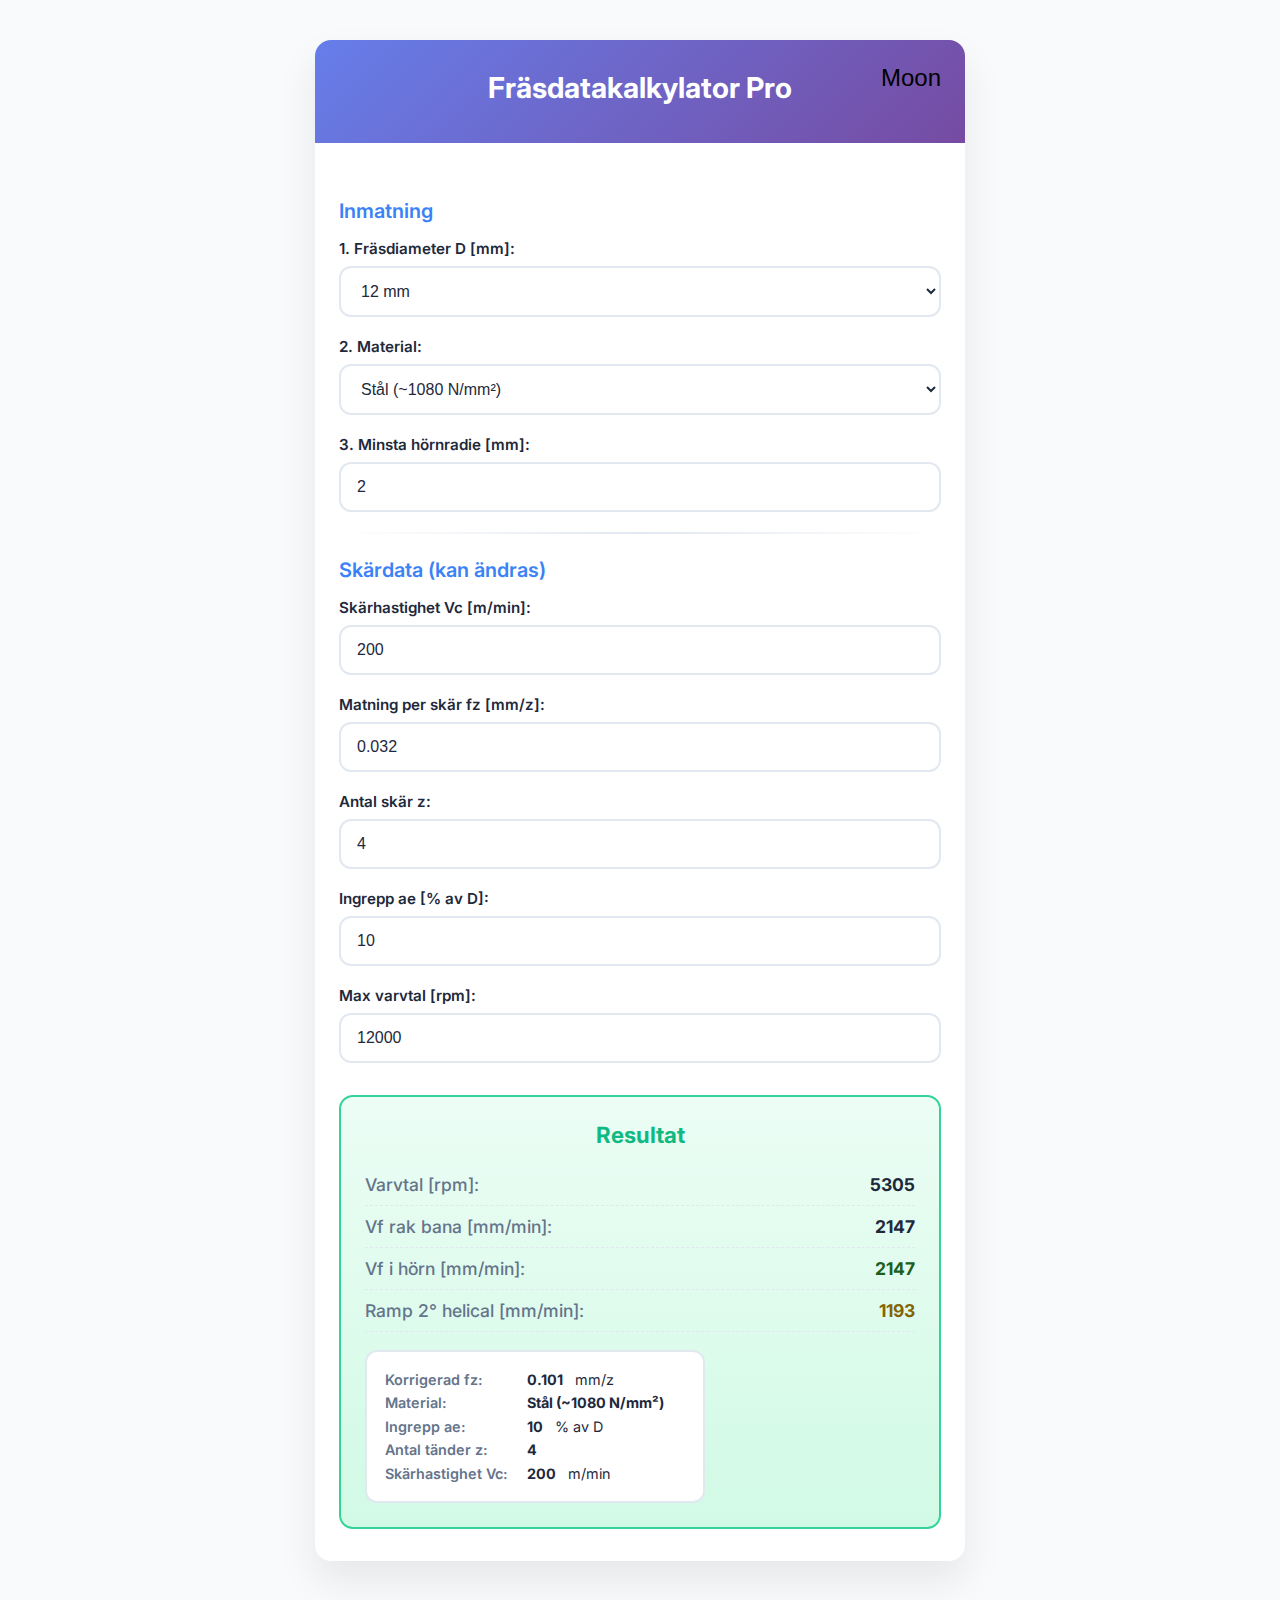
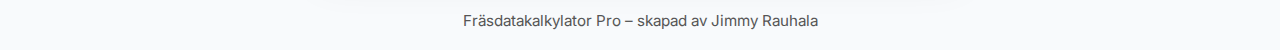
<file: kalkylatorer/Dynamisk-Fräsning.html>
<!DOCTYPE html>
<html lang="sv">
<head>
    <meta charset="UTF-8">
    <title>Fräsdatakalkylator Pro</title>
    <meta name="viewport" content="width=device-width, initial-scale=1.0">
    <link href="https://fonts.googleapis.com/css2?family=Inter:wght@400;500;600;700&display=swap" rel="stylesheet">
    <style>
        :root {
            --bg: #f8fafc; --card: #ffffff; --text: #1e293b; --text-light: #64748b;
            --primary: #3b82f6; --success: #10b981; --warning: #f59e0b; --danger: #ef4444;
            --border: #e2e8f0; --shadow: 0 20px 40px rgba(0,0,0,0.08); --radius: 16px;
        }
        @media (prefers-color-scheme: dark) {
            :root { --bg: #0f172a; --card: #1e293b; --text: #f1f5f9; --text-light: #94a3b8;
                    --border: #334155; --shadow: 0 20px 40px rgba(0,0,0,0.4); }
        }
        body.dark { --bg: #0f172a; --card: #1e293b; --text: #f1f5f9; --text-light: #94a3b8;
                    --border: #334155; --shadow: 0 20px 40px rgba(0,0,0,0.4); }
        * { margin:0; padding:0; box-sizing:border-box; }
        body { font-family:'Inter',sans-serif; background:var(--bg); color:var(--text);
               min-height:100vh; padding:20px; transition:all .4s; }
        .container { max-width:650px; margin:20px auto; background:var(--card);
                     border-radius:var(--radius); overflow:hidden; box-shadow:var(--shadow);
                     position:relative; }
        .theme-toggle { position:absolute; top:16px; right:16px; background:none; border:none;
                        font-size:1.5rem; cursor:pointer; padding:8px; border-radius:50%; }
        .theme-toggle:hover { background:rgba(0,0,0,.1); }
        header { background:linear-gradient(135deg,#667eea,#764ba2); color:white;
                 padding:30px 24px; text-align:center; }
        h1 { font-size:1.8rem; font-weight:700; margin-bottom:8px; }
        main { padding:32px 24px; }
        .section-title { font-size:1.25rem; font-weight:600; color:var(--primary); margin:24px 0 16px; }
        hr { border:none; height:2px; background:linear-gradient(to right,transparent,var(--border),transparent); margin:20px 0; }
        .form-group { margin-bottom:20px; }
        label { display:block; margin-bottom:8px; font-weight:600; font-size:0.95rem; }
        select, input[type=number] { 
            width:100%; padding:14px 16px; border:2px solid var(--border);
            border-radius:12px; background:var(--card); color:var(--text); 
            font-size:16px; /* FIX: hindrar iOS-zoom */
            transition:all .3s; 
        }
        select:focus, input[type=number]:focus { outline:none; border-color:var(--primary);
            box-shadow:0 0 0 4px rgba(59,130,246,.15); transform:translateY(-2px); }
        .results { margin-top:32px; padding:24px; background:linear-gradient(to bottom,#f8fafc,#e2e8f0);
            border-radius:14px; border:2px solid #cbd5e1; transition:all .4s; }
        body.dark .results { background:linear-gradient(to bottom,#1e293b,#334155); border-color:#475569; }
        .results.ready { background:linear-gradient(to bottom,#ecfdf5,#d1fae5); border-color:#34d399; }
        body.dark .results.ready { background:linear-gradient(to bottom,#064e3b,#065f46); }
        .results h2 { font-size:1.4rem; color:var(--success); margin-bottom:16px; text-align:center; }
        .result-line { display:flex; justify-content:space-between; padding:10px 0;
                       font-size:1.1rem; border-bottom:1px dashed var(--border); }
        .result-line:last-of-type { border-bottom:none; }
        .result-line strong { color:var(--text-light); font-weight:500; }
        .value { font-weight:700; color:var(--text); }
        .corner-value { color:#1b5e20; }
        body.dark .corner-value { color:#86efac !important; }
        .ramp-value { color:#856404; }
        body.dark .ramp-value { color:#fbbf24 !important; }
        .details-box {
            margin-top: 18px;
            padding: 14px 18px;
            background: var(--card);
            border: 2px solid var(--border);
            border-radius: 12px;
            font-size: 0.9rem;
            max-width: 340px;
            line-height: 1.35;
        }
        body.dark .details-box { background:#334155; }
        .details-box p {
            margin: 4px 0 !important;
            display: flex;
            justify-content: flex-start;
            gap: 12px;
            flex-wrap: nowrap;
        }
        .details-box strong {
            color: var(--text-light);
            font-weight: 600;
            min-width: 130px;
            flex-shrink: 0;
        }
        .details-box span {
            color: var(--text);
            font-weight: 700;
            white-space: nowrap;
        }
        footer {text-align:center; margin-top:50px; color:#555; font-size:0.95em;}
    </style>
</head>
<body>
<div class="container">
    <button class="theme-toggle" id="themeToggle">Moon</button>
   
    <header>
        <h1>Fräsdatakalkylator Pro</h1>
    </header>
    <main>
        <div class="section-title">Inmatning</div>
        <div class="form-group">
            <label for="diameter">1. Fräsdiameter D [mm]:</label>
            <select id="diameter">
                <option value="1">1 mm</option><option value="2">2 mm</option><option value="3">3 mm</option>
                <option value="4">4 mm</option><option value="5">5 mm</option><option value="6">6 mm</option>
                <option value="8">8 mm</option><option value="10">10 mm</option>
                <option value="12" selected>12 mm</option><option value="16">16 mm</option>
                <option value="20">20 mm</option>
            </select>
        </div>
        <div class="form-group">
            <label for="material">2. Material:</label>
            <select id="material">
                <option value="steel1080" selected>Stål (~1080 N/mm²)</option>
                <option value="toolox44">Toolox 44 (~45 HRC)</option>
                <option value="steel50hrc">Härdat stål 50 HRC</option>
                <option value="steel60hrc">Härdat stål 60 HRC</option>
                <option value="vanadis">Vanadis / Pulverstål</option>
                <option value="nonferrous">Aluminium / Koppar</option>
            </select>
        </div>
        <div class="form-group">
            <label for="minRadius">3. Minsta hörnradie [mm]:</label>
            <input type="number" id="minRadius" value="2" min="0.1" step="0.1">
        </div>
        <hr>
        <div class="section-title">Skärdata (kan ändras)</div>
        <div class="form-group"><label>Skärhastighet Vc [m/min]:</label><input type="number" id="vc" value="200"></div>
        <div class="form-group"><label>Matning per skär fz [mm/z]:</label><input type="number" id="fzInitial" value="0.032" step="0.001"></div>
        <div class="form-group"><label>Antal skär z:</label><input type="number" id="z" value="4"></div>
        <div class="form-group"><label>Ingrepp ae [% av D]:</label><input type="number" id="aePercent" value="10" step="1"></div>
        <div class="form-group"><label>Max varvtal [rpm]:</label><input type="number" id="maxRpm" value="12000"></div>
        <div class="results ready">
            <h2>Resultat</h2>
            <div class="result-line"><strong>Varvtal [rpm]:</strong> <span class="value" id="nResult">-</span></div>
            <div class="result-line"><strong>Vf rak bana [mm/min]:</strong> <span class="value" id="vfResult">-</span></div>
            <div class="result-line"><strong>Vf i hörn [mm/min]:</strong> <span class="value corner-value" id="vfCornerResult">-</span></div>
            <div class="result-line"><strong>Ramp 2° helical [mm/min]:</strong> <span class="value ramp-value" id="vfRampResult">-</span></div>
            <div class="details-box">
                <p><strong>Korrigerad fz:</strong><span id="fzCorrectedResult">-</span> mm/z</p>
                <p><strong>Material:</strong><span id="materialName">-</span></p>
                <p><strong>Ingrepp ae:</strong><span id="aePercentValue">-</span>% av D</p>
                <p><strong>Antal tänder z:</strong><span id="zValue">-</span></p>
                <p><strong>Skärhastighet Vc:</strong><span id="vcValue">-</span> m/min</p>
            </div>
        </div>
    </main>
</div>
<footer>Fräsdatakalkylator Pro – skapad av Jimmy Rauhala</footer>
<script>
    const toolData = {
        steel1080: {z_base:4, name:"Stål (~1080 N/mm²)", trochoidal:{vc:200, ae_percent:10, fz_table:{1:0.002,2:0.004,3:0.007,4:0.010,5:0.012,6:0.016,8:0.022,10:0.028,12:0.032,16:0.044,20:0.055}}},
        toolox44: {z_base:4, name:"Toolox 44 (~45 HRC)", trochoidal:{vc:100, ae_percent:8, fz_table:{1:0.002,2:0.004,3:0.006,4:0.009,5:0.011,6:0.014,8:0.020,10:0.025,12:0.030,16:0.040,20:0.050}}},
        steel50hrc:{z_base:4, name:"Härdat stål 50 HRC", trochoidal:{vc:80, ae_percent:5, fz_table:{1:0.0015,2:0.003,3:0.005,4:0.007,5:0.008,6:0.010,8:0.013,10:0.016,12:0.020,16:0.027,20:0.033}}},
        steel60hrc:{z_base:4, name:"Härdat stål 60 HRC", trochoidal:{vc:40, ae_percent:3, fz_table:{1:0.0008,2:0.0016,3:0.0024,4:0.0032,5:0.004,6:0.005,8:0.006,10:0.008,12:0.010,16:0.013,20:0.017}}},
        vanadis: {z_base:4, name:"Vanadis / Pulverstål", trochoidal:{vc:150, ae_percent:8, fz_table:{1:0.002,2:0.004,3:0.0065,4:0.0095,5:0.0115,6:0.015,8:0.021,10:0.0265,12:0.031,16:0.042,20:0.0525}}},
        nonferrous:{z_base:3, name:"Aluminium / Koppar", trochoidal:{vc:450, ae_percent:10, fz_table:{1:0.006,2:0.012,3:0.018,4:0.024,5:0.030,6:0.038,8:0.050,10:0.061,12:0.070,16:0.093,20:0.116}}}
    };
    let userEdited = {vc:false, fz:false, z:false, ae:false};

    function updateStandardValues() {
        const mat = document.getElementById('material').value;
        const D = parseFloat(document.getElementById('diameter').value);
        const d = toolData[mat]?.trochoidal;
        if (!d) return;
        if (!userEdited.vc) document.getElementById('vc').value = d.vc;
        // FIX: bättre trimning av decimaler
        if (!userEdited.fz) document.getElementById('fzInitial').value = (d.fz_table[D]||0.032).toFixed(4).replace(/\.?0+$/, "");
        if (!userEdited.z) document.getElementById('z').value = toolData[mat].z_base;
        if (!userEdited.ae) document.getElementById('aePercent').value = d.ae_percent;
        calculate();
    }

    function calculate() {
        const D = parseFloat(document.getElementById('diameter').value);
        const Vc = parseFloat(document.getElementById('vc').value)||0;
        const fz = parseFloat(document.getElementById('fzInitial').value)||0;
        const z = parseInt(document.getElementById('z').value)||1;
        const aePercent = parseFloat(document.getElementById('aePercent').value)||10;
        const maxRpm = parseFloat(document.getElementById('maxRpm').value)||0;
        const R_min = parseFloat(document.getElementById('minRadius').value)||999;
        const material = document.getElementById('material').value;
        if (D<=0) return;

        let n = (Vc*1000)/(Math.PI*D);
        if (maxRpm>0 && n>maxRpm) n = maxRpm;

        const ae = D * aePercent/100;
        let fz_korr = fz;
        if (ae < D && ae > 0) fz_korr = fz * Math.sqrt(D / ae);

        const Vf_normal = Math.round(n * fz_korr * z);
        let Vf_corner = Vf_normal;
        if (R_min>0 && 2*R_min < ae) Vf_corner = Math.round(Vf_normal * (2*R_min)/ae);

        let rampFactor = 1.8;
        if (['steel50hrc','steel60hrc'].includes(material)) rampFactor = 2.0;
        else if (material==='vanadis') rampFactor = 1.9;
        else if (material==='nonferrous') rampFactor = 1.6;
        const Vf_ramp = Math.round(Vf_normal / rampFactor);

        document.getElementById('nResult').textContent = Math.round(n);
        // FIX: använder samma robusta trimning här också
        document.getElementById('fzCorrectedResult').textContent = fz_korr.toFixed(3).replace(/\.?0+$/, "");
        document.getElementById('vfResult').textContent = Vf_normal;
        document.getElementById('vfCornerResult').textContent = Vf_corner;
        document.getElementById('vfRampResult').textContent = Vf_ramp;
        document.getElementById('materialName').textContent = toolData[material].name;
        document.getElementById('aePercentValue').textContent = aePercent;
        document.getElementById('zValue').textContent = z;
        document.getElementById('vcValue').textContent = Vc;
    }

    document.addEventListener('DOMContentLoaded', () => {
        document.querySelectorAll('input, select').forEach(el => el.addEventListener('input', () => {
            if (el.id==='vc') userEdited.vc = true;
            if (el.id==='fzInitial') userEdited.fz = true;
            if (el.id==='z') userEdited.z = true;
            if (el.id==='aePercent') userEdited.ae = true;
            calculate();
        }));
        document.getElementById('material').addEventListener('change', updateStandardValues);
        document.getElementById('diameter').addEventListener('change', updateStandardValues);
        updateStandardValues();
    });

    const toggle = document.getElementById('themeToggle');
    toggle.addEventListener('click', () => {
        document.body.classList.toggle('dark');
        toggle.textContent = document.body.classList.contains('dark') ? 'Sun' : 'Moon';
    });
    if (window.matchMedia('(prefers-color-scheme: dark)').matches) {
        document.body.classList.add('dark');
        toggle.textContent = 'Sun';
    }
</script>
</body>
</html>
</file>
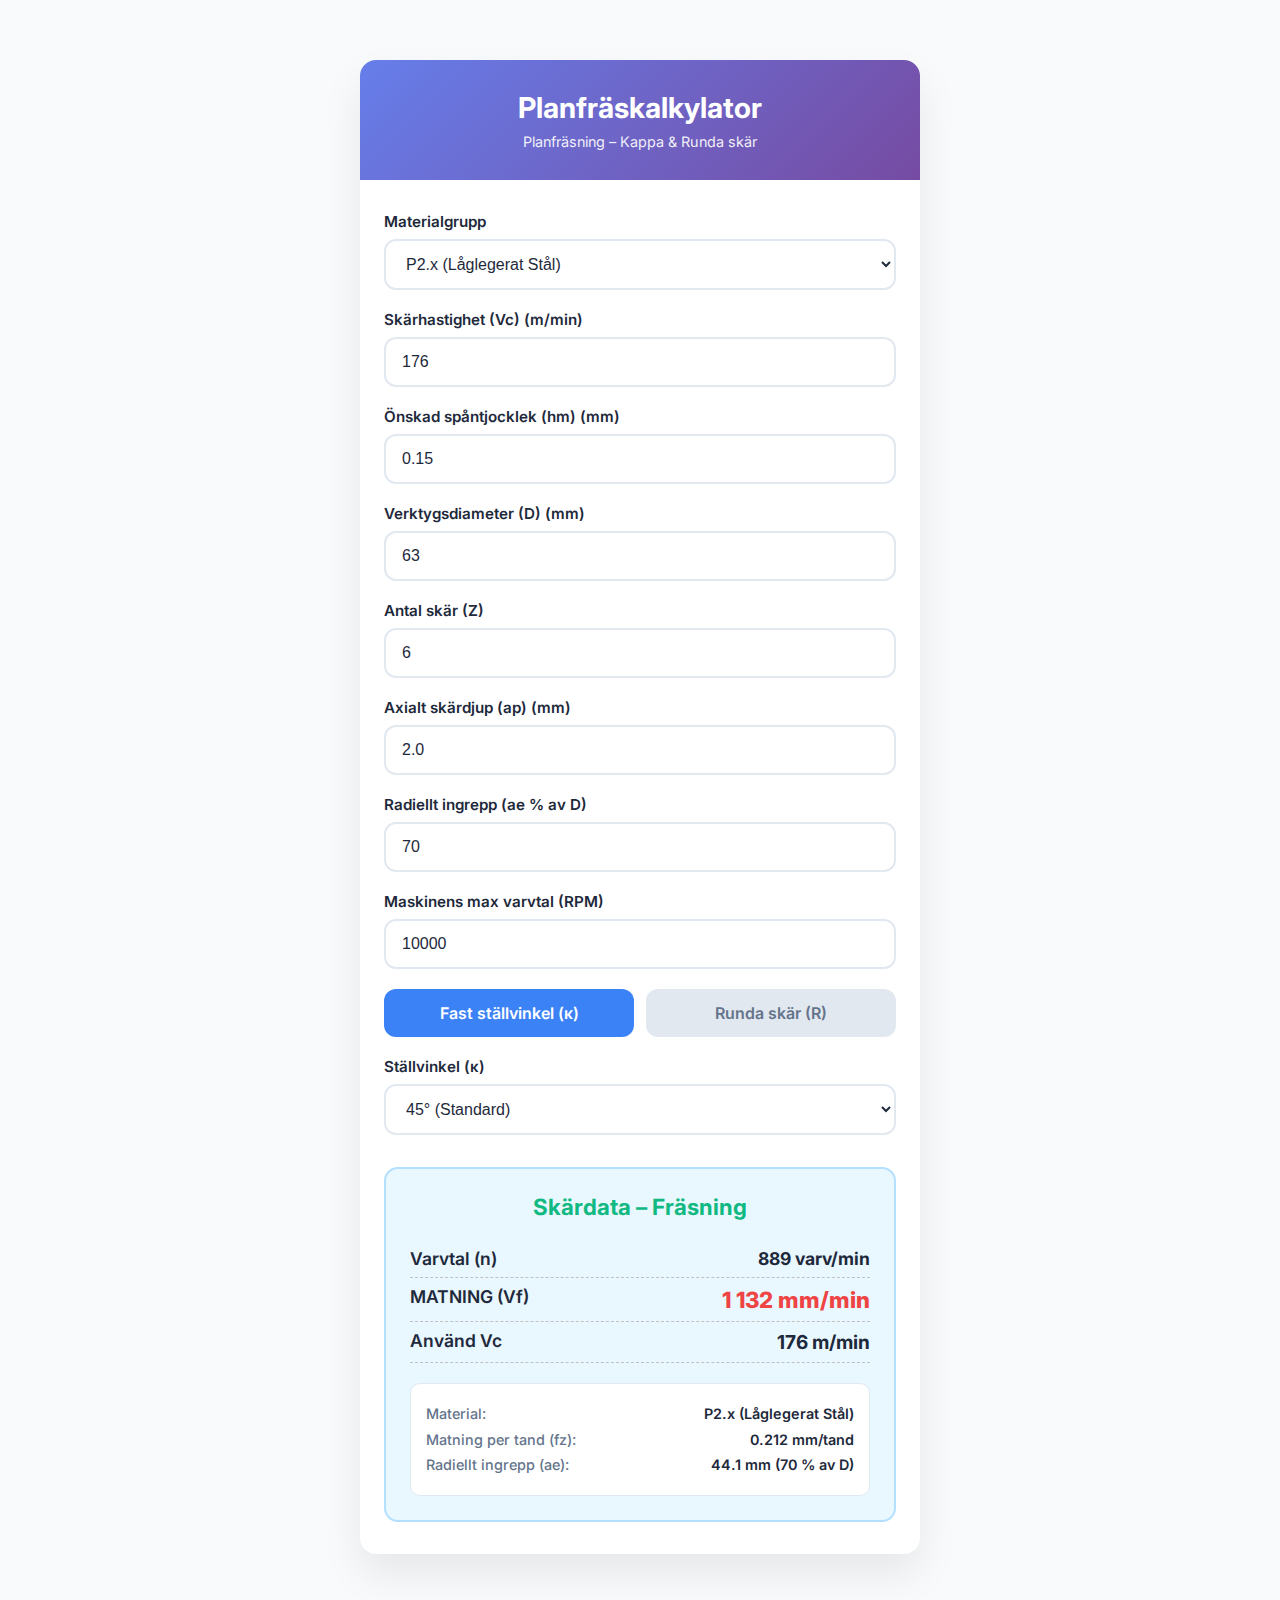
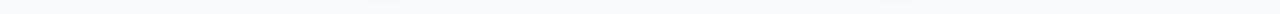
<file: kalkylatorer/Face Milling_Data_Calculator-Pro.html>
<!DOCTYPE html>
<html lang="sv">
<head>
    <meta charset="UTF-8">
    <meta name="viewport" content="width=device-width, initial-scale=1.0">
    <title>Skärdatakalkylator - Planfräsning</title>
    <link href="https://fonts.googleapis.com/css2?family=Inter:wght@400;500;600;700&display=swap" rel="stylesheet">
    <style>
        :root {
            --bg: #f8fafc; --card: #ffffff; --text: #1e293b; --text-light: #64748b;
            --primary: #3b82f6; --success: #10b981; --warning: #f59e0b; --danger: #ef4444;
            --border: #e2e8f0; --shadow: 0 20px 40px rgba(0,0,0,0.08); --radius: 16px;
        }
        @media (prefers-color-scheme: dark) {
            :root { --bg: #0f172a; --card: #1e293b; --text: #f1f5f9; --text-light: #94a3b8;
                    --border: #334155; --shadow: 0 20px 40px rgba(0,0,0,0.4); }
        }
        body.dark { --bg: #0f172a; --card: #1e293b; --text: #f1f5f9; --text-light: #94a3b8;
                    --border: #334155; --shadow: 0 20px 40px rgba(0,0,0,0.4); }
        * { margin:0; padding:0; box-sizing:border-box; }
        body { font-family:'Inter',sans-serif; background:var(--bg); color:var(--text);
               min-height:100vh; padding:20px; transition:all .4s; }
        .container { max-width:560px; margin:40px auto; background:var(--card);
                     border-radius:var(--radius); overflow:hidden; box-shadow:var(--shadow);
                     position:relative; }
        .theme-toggle { position:absolute; top:16px; right:16px; background:none; border:none;
                        font-size:1.5rem; cursor:pointer; padding:8px; border-radius:50%; }
        .theme-toggle:hover { background:rgba(0,0,0,.1); }
        header { background:linear-gradient(135deg,#667eea,#764ba2); color:white;
                 padding:30px 24px; text-align:center; position:relative; }
        h1 { font-size:1.8rem; font-weight:700; margin-bottom:8px; }
        .subtitle { font-size:0.9rem; opacity:0.9; }
        main { padding:32px 24px; }
        .form-group { margin-bottom:20px; }
        label { display:block; margin-bottom:8px; font-weight:600; font-size:0.95rem; }
        select, input[type=number] { width:100%; padding:14px 16px; border:2px solid var(--border);
            border-radius:12px; background:var(--card); color:var(--text); font-size:1rem;
            transition:all .3s; }
        select:focus, input[type=number]:focus { outline:none; border-color:var(--primary);
            box-shadow:0 0 0 4px rgba(59,130,246,.15); transform:translateY(-2px); }
        .geometry-toggle { display:flex; gap:12px; margin:20px 0; }
        .geo-btn { flex:1; padding:14px; background:var(--border); color:var(--text-light);
                   text-align:center; border-radius:12px; cursor:pointer; font-weight:600;
                   transition:all .3s; }
        .geo-btn.active { background:var(--primary); color:white; }
        
        /* --- Ny Resultat Styling --- */
        .results { 
            margin-top: 32px; 
            padding: 24px; 
            background: #e9f7ff; /* Ljusblå bakgrund */
            border-radius: 14px; 
            border: 2px solid #b3e0ff;
            min-height: 120px; 
            transition: all .4s; 
            color: #1e293b;
        }
        body.dark .results { 
            background: #1e293b; 
            border-color: #334155; 
            color: #f1f5f9;
        }
        
        .results h2 { 
            font-size: 1.4rem; 
            color: #10b981; /* Success färg */
            margin-bottom: 20px; 
            text-align: center; 
            font-weight: 700;
        }
        
        .result-line { 
            display: flex; 
            justify-content: space-between; 
            padding: 8px 0; 
            font-size: 1.1rem; 
            border-bottom: 1px dashed #c0c0c0; /* Lättare streck */
        }
        body.dark .result-line { border-bottom: 1px dashed #475569; }

        .result-line:last-child { border-bottom: none; }
        .result-line strong { 
            color: #1e293b; /* Mörkare text för label */
            font-weight: 600;
        }
        body.dark .result-line strong { color: #f1f5f9; }

        .value { font-weight: 700; color: #1e293b; }
        body.dark .value { color: #f1f5f9; }

        .big-vf { font-size: 1.4rem; color: #ef4444; font-weight: 800; } /* Röd för Vf */
        .big-vc { font-size: 1.2rem; color: #1e293b; font-weight: 700; } /* Normal färg för Vc */
        .capped { color: var(--danger); }
        
        /* Detaljavsnittet (nedre boxen i exemplet) */
        .details-box {
            background: var(--card); /* Vit/Mörk bakgrund */
            border-radius: 10px;
            padding: 15px;
            margin-top: 20px;
            border: 1px solid var(--border);
            font-size: 0.9rem;
            line-height: 1.5;
            color: var(--text-light);
        }
        .details-box p {
            margin: 4px 0;
            display: flex;
            justify-content: space-between;
        }
        .details-box .detail-label {
             font-weight: 500;
             color: var(--text-light);
        }
        .details-box .detail-value {
             font-weight: 600;
             color: var(--text);
        }

        .warning-text { font-size:0.88rem; color:var(--warning); margin-top:12px; text-align:center; }
    </style>
</head>
<body>

<div class="container">
    <button class="theme-toggle" id="themeToggle">🌙</button>
    
    <header>
        <h1>Planfräskalkylator</h1>
        <p class="subtitle">Planfräsning – Kappa & Runda skär</p>
    </header>

    <main>
        <div class="form-group">
            <label for="material_group">Materialgrupp</label>
            <select id="material_group">
                <option value="P2">P2.x (Låglegerat Stål)</option>
                <option value="M1">M1.x (Rostfritt Stål)</option>
                <option value="P3">P3 (Höglegerat Verktygsstål)</option>
                <option value="T44">T44 (Högstyrka)</option>
                <option value="K1">K1 (Gjutjärn)</option>
                <option value="N1">N1.x (Aluminium)</option>
            </select>
        </div>

        <div class="form-group">
            <label for="vc">Skärhastighet (Vc) (m/min)</label>
            <input type="number" id="vc" step="10" value="176">
        </div>

        <div class="form-group">
            <label for="hm">Önskad spåntjocklek (hm) (mm)</label>
            <input type="number" id="hm" step="0.01" value="0.15">
        </div>

        <div class="form-group">
            <label for="D">Verktygsdiameter (D) (mm)</label>
            <input type="number" id="D" step="1" value="63">
        </div>

        <div class="form-group">
            <label for="Z">Antal skär (Z)</label>
            <input type="number" id="Z" step="1" value="6">
        </div>

        <div class="form-group">
            <label for="ap">Axialt skärdjup (ap) (mm)</label>
            <input type="number" id="ap" step="0.1" value="2.0">
            <p class="warning-text" id="ap-note" style="margin-top:6px;"></p>
        </div>

        <div class="form-group">
            <label for="ae_percent">Radiellt ingrepp (ae % av D)</label>
            <input type="number" id="ae_percent" step="5" value="70">
        </div>

        <div class="form-group">
            <label for="n_max">Maskinens max varvtal (RPM)</label>
            <input type="number" id="n_max" step="100" value="10000">
        </div>

        <div class="geometry-toggle">
            <div class="geo-btn active" data-geo="kappa">Fast ställvinkel (κ)</div>
            <div class="geo-btn" data-geo="radius">Runda skär (R)</div>
        </div>

        <div id="kappa-input" class="form-group">
            <label for="kappa">Ställvinkel (κ)</label>
            <select id="kappa">
                <option value="90">90° (Hörnfräsning)</option>
                <option value="75">75°</option>
                <option value="45" selected>45° (Standard)</option>
                <option value="25">25° (Hög matning)</option>
                <option value="10">10° (Extrem hög matning)</option>
            </select>
        </div>

        <div id="radius-input" class="form-group" style="display:none;">
            <label for="R">Skärradie (R) (mm)</label>
            <input type="number" id="R" step="1" value="10">
            <p class="warning-text" id="radius-warning" style="margin-top:6px;"></p>
        </div>

        <div class="results" id="results">
            <p style="color:var(--text-light); text-align:center; padding:20px 0;">
                Fyll i fälten ovan för att få skärdata
            </p>
        </div>
    </main>
</div>

<script>
    const materialData = {
        'P2': { vc: 176, hm: 0.15, name: 'P2.x (Låglegerat Stål)' },
        'M1': { vc: 120, hm: 0.12, name: 'M1.x (Rostfritt Stål)' },
        'P3': { vc: 96,  hm: 0.12, name: 'P3 (Höglegerat Verktygsstål)' },
        'T44':{ vc: 80,  hm: 0.10, name: 'T44 (Högstyrka)' },
        'K1': { vc: 240, hm: 0.25, name: 'K1 (Gjutjärn)' },
        'N1': { vc:1200, hm: 0.30, name: 'N1.x (Aluminium)' }
    };

    const inputIds = ['vc','hm','D','Z','ap','ae_percent','n_max','kappa','R'];

    function loadMaterialData() {
        const sel = document.getElementById('material_group').value;
        document.getElementById('vc').value = materialData[sel].vc;
        document.getElementById('hm').value = materialData[sel].hm;
        calculate();
    }

    function toggleGeometry(event) {
        const target = event ? event.target : document.querySelector('.geo-btn.active');
        
        const btns = document.querySelectorAll('.geo-btn');
        btns.forEach(b => b.classList.remove('active'));
        if (target) target.classList.add('active');
        
        const type = target ? target.dataset.geo : 'kappa'; 
        document.getElementById('kappa-input').style.display = type === 'kappa' ? 'block' : 'none';
        document.getElementById('radius-input').style.display = type === 'radius' ? 'block' : 'none';
        
        calculate();
    }

    function calculate() {
        const results = document.getElementById('results');
        results.classList.remove('ready');

        // 1. Hämta inputvärden
        const vc_input = parseFloat(document.getElementById('vc').value) || 0;
        const hm = parseFloat(document.getElementById('hm').value) || 0;
        const D  = parseFloat(document.getElementById('D').value)  || 0;
        const Z  = parseInt(document.getElementById('Z').value)   || 0;
        const ap = parseFloat(document.getElementById('ap').value) || 0;
        const ae_pct = parseFloat(document.getElementById('ae_percent').value) || 0;
        const n_max = parseFloat(document.getElementById('n_max').value) || Infinity;
        const geoType = document.querySelector('.geo-btn.active').dataset.geo;

        // Återställ varningsmeddelanden
        document.getElementById('ap-note').textContent = '';
        document.getElementById('radius-warning').textContent = '';
        
        // Får ut det valda materialets namn för detaljvisningen
        const materialName = materialData[document.getElementById('material_group').value].name;

        // Validering
        if (!vc_input || !hm || !D || !Z || !ae_pct || D <= 0 || Z <= 0) {
            results.innerHTML = '<p style="color:var(--text-light);text-align:center;padding:20px 0;">Fyll i alla fält med giltiga siffror</p>';
            return;
        }

        // 2. Beräkna Varvtal (n) - Teoretiskt & Begränsat
        let n_theoretical = (vc_input * 1000) / (Math.PI * D);
        let n = n_theoretical;
        let capped = false;
        if (n > n_max) { n = n_max; capped = true; }

        // 3. Beräkna Matning per tand (fz)
        let fz = 0;
        
        if (geoType === 'kappa') {
            const kappa_deg = parseFloat(document.getElementById('kappa').value);
            const kappa_rad = kappa_deg * Math.PI / 180;
            fz = hm / Math.sin(kappa_rad);

        } else if (geoType === 'radius') {
            const R = parseFloat(document.getElementById('R').value) || 0;
            
            if (!R || R <= 0 || !ap) {
                fz = hm;
                document.getElementById('ap-note').textContent = 'VARNING: Skärdjup (ap) och Radie (R) måste anges för korrekta fz-värden.';
            } else {
                
                if (ap > R) {
                    document.getElementById('radius-warning').textContent = `Varning: ap (${ap}mm) > R (${R}mm) → spånförtunning minskar drastiskt!`;
                }
                
                const sin_kappa_sq = (ap / R) * (1 - ap/(2*R));
                const sin_kappa = sin_kappa_sq > 0 ? Math.sqrt(sin_kappa_sq) : 0;
                
                fz = sin_kappa > 0 ? hm / sin_kappa : hm;
            }
        }

        // 4. Slutgiltiga resultat
        const vf = Math.round(fz * Z * n);
        const ae_mm = (ae_pct / 100) * D;
        const fz_rounded = fz.toFixed(3);

        // 5. Visa resultat
        results.classList.add('ready');
        results.innerHTML = `
            <h2>Skärdata – Fräsning</h2>
            
            <div class="result-line"><strong>Varvtal (n)</strong> <span class="value ${capped?'capped':''}">${Math.round(n).toLocaleString('sv')} varv/min ${capped?'*':''}</span></div>
            <div class="result-line"><strong>MATNING (Vf)</strong> <span class="big-vf">${vf.toLocaleString('sv')} mm/min</span></div>
            <div class="result-line"><strong>Använd Vc</strong> <span class="big-vc">${vc_input} m/min</span></div>
            
            <div class="details-box">
                <p>
                    <span class="detail-label">Material:</span>
                    <span class="detail-value">${materialName}</span>
                </p>
                <p>
                    <span class="detail-label">Matning per tand (fz):</span>
                    <span class="detail-value">${fz_rounded} mm/tand</span>
                </p>
                <p>
                    <span class="detail-label">Radiellt ingrepp (ae):</span>
                    <span class="detail-value">${ae_mm.toFixed(1)} mm (${ae_pct} % av D)</span>
                </p>
                ${capped ? '<p class="warning-text" style="color: var(--danger); margin: 8px 0;">* Varvtalet är begränsat av max-RPM</p>' : ''}
            </div>
        `;
    }

    // Events
    document.getElementById('material_group').addEventListener('change', loadMaterialData);
    
    // Geometry toggles
    document.querySelectorAll('.geo-btn').forEach(btn => btn.addEventListener('click', toggleGeometry));

    // Input fields for automatic calculation
    inputIds.forEach(id => {
        const el = document.getElementById(id);
        if (el) el.addEventListener('input', calculate);
    });
    document.getElementById('kappa').addEventListener('change', calculate); 

    // Tema
    const toggle = document.getElementById('themeToggle');
    toggle.addEventListener('click', () => {
        document.body.classList.toggle('dark');
        toggle.textContent = document.body.classList.contains('dark') ? '☀️' : '🌙';
    });
    // Kontrollera systemtema vid start
    if (window.matchMedia('(prefers-color-scheme: dark)').matches) {
        document.body.classList.add('dark');
        toggle.textContent = '☀️';
    } else {
        toggle.textContent = '🌙';
    }


    // Starta kalkylatorn vid laddning
    window.onload = function() {
        loadMaterialData();
        toggleGeometry(null); 
    };
</script>
</body>
</html>
</file>
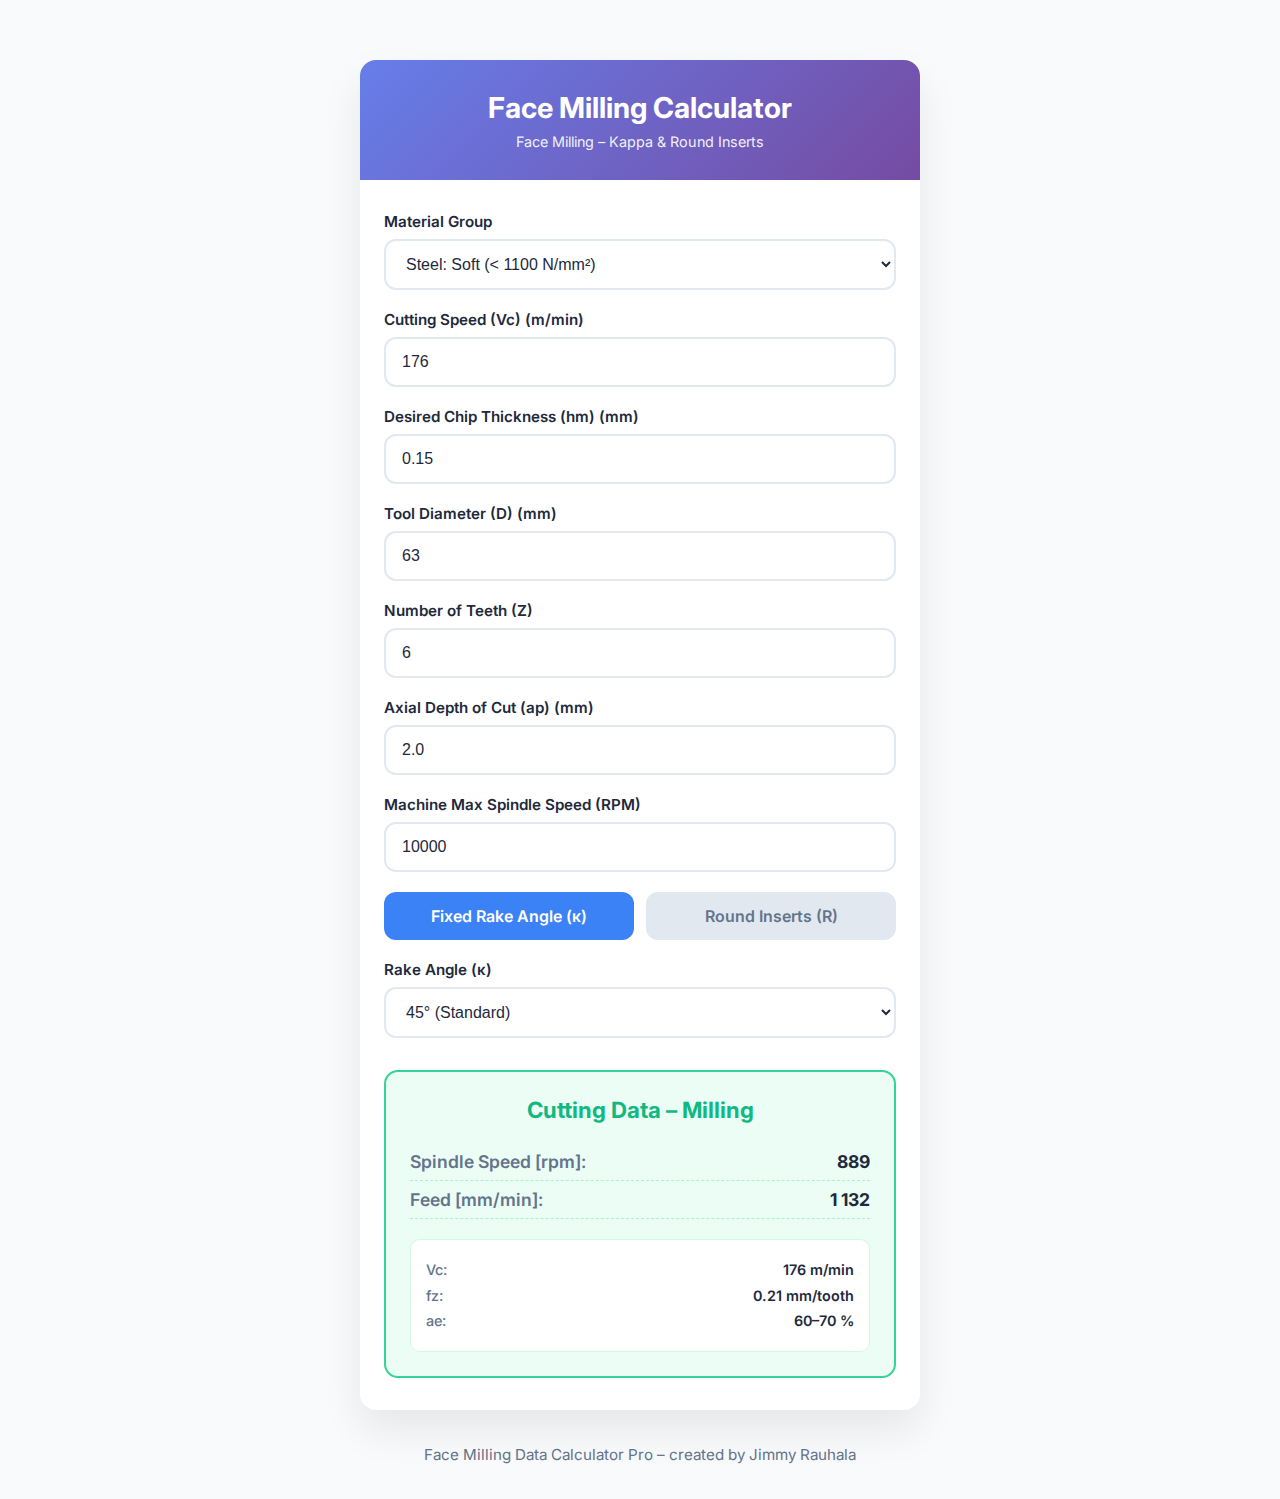
<file: kalkylatorer/Face_Milling_Data_Calculator-Pro.html>
<!DOCTYPE html>
<html lang="en">
<head>
    <meta charset="UTF-8">
    <meta name="viewport" content="width=device-width, initial-scale=1.0">
    <title>Cutting Data Calculator - Face Milling</title>
    <link href="https://fonts.googleapis.com/css2?family=Inter:wght@400;500;600;700&display=swap" rel="stylesheet">
    <style>
        /* --- Theme Variables --- */
        :root {
            --bg: #f8fafc; --card: #ffffff; --text: #1e293b; --text-light: #64748b;
            --primary: #3b82f6; --success: #10b981; --warning: #f59e0b; --danger: #ef4444;
            --border: #e2e8f0; --shadow: 0 20px 40px rgba(0,0,0,0.08); --radius: 16px;
        }
        @media (prefers-color-scheme: dark) {
            :root { --bg: #0f172a; --card: #1e293b; --text: #f1f5f9; --text-light: #94a3b8;
                    --border: #334155; --shadow: 0 20px 40px rgba(0,0,0,0.4); }
        }
        body.dark { --bg: #0f172a; --card: #1e293b; --text: #f1f5f9; --text-light: #94a3b8;
                    --border: #334155; --shadow: 0 20px 40px rgba(0,0,0,0.4); }
        /* --- Base Styles --- */
        * { margin:0; padding:0; box-sizing:border-box; }
        body { font-family:'Inter',sans-serif; background:var(--bg); color:var(--text);
               min-height:100vh; padding:20px; transition:all .4s; }
        .container { max-width:560px; margin:40px auto 0; background:var(--card); 
                     border-radius:var(--radius); overflow:hidden; box-shadow:var(--shadow);
                     position:relative; }
        /* Theme Toggle FIX */
        .theme-toggle { 
            position:absolute; top:16px; right:16px; background:none; border:none;
            font-size:1.5rem; 
            cursor:pointer; padding:8px; border-radius:50%;
            font-family: 'Segoe UI Emoji', 'Apple Color Emoji', 'Noto Color Emoji', sans-serif;
        }
        .theme-toggle:hover { background:rgba(0,0,0,.1); }
        header { background:linear-gradient(135deg,#667eea,#764ba2); color:white;
                 padding:30px 24px; text-align:center; position:relative; }
        h1 { font-size:1.8rem; font-weight:700; margin-bottom:8px; }
        .subtitle { font-size:0.9rem; opacity:0.9; }
        main { padding:32px 24px; }
        .form-group { margin-bottom:20px; }
        label { display:block; margin-bottom:8px; font-weight:600; font-size:0.95rem; }
        select, input[type=number] { width:100%; padding:14px 16px; border:2px solid var(--border);
            border-radius:12px; background:var(--card); color:var(--text); font-size:1rem;
            transition:all .3s; }
        select:focus, input[type=number]:focus { outline:none; border-color:var(--primary);
            box-shadow:0 0 0 4px rgba(59,130,246,.15); transform:translateY(-2px); }
        .geometry-toggle { display:flex; gap:12px; margin:20px 0; }
        .geo-btn { flex:1; padding:14px; background:var(--border); color:var(--text-light);
                   text-align:center; border-radius:12px; cursor:pointer; font-weight:600;
                   transition:all .3s; }
        .geo-btn.active { background:var(--primary); color:white; }
        
        /* --- Results Styling --- */
        .results { 
            margin-top: 32px; 
            padding: 24px; 
            background: var(--card); 
            border-radius: 14px; 
            border: 2px solid var(--border);
            min-height: 120px; 
            transition: all .4s; 
            color: var(--text);
        }
        /* Color when results are ready */
        .results.ready { 
            background: #ecfdf5; 
            border-color: #34d399; 
        }
        body.dark .results.ready { 
            background: #064e3b; 
            border-color: #10b981; 
        }
        
        .results h2 { 
            font-size: 1.4rem; 
            color: var(--success); 
            margin-bottom: 20px; 
            text-align: center; 
            font-weight: 700;
        }
        
        .result-line { 
            display: flex; 
            justify-content: space-between; 
            padding: 8px 0; 
            font-size: 1.1rem; 
            border-bottom: 1px dashed #c0c0c0;
        }
        .results.ready .result-line { border-bottom: 1px dashed #a7f3d0; } 
        body.dark .results.ready .result-line { border-bottom: 1px dashed #34d399; }

        .results > .result-line:last-of-type { border-bottom: none; }
        
        .result-line strong { 
            color: var(--text-light); 
            font-weight: 600;
        }
        
        .value { 
            font-weight: 700; 
            color: var(--text); 
        } 
        .capped { color: var(--danger); }
        
        /* Details section */
        .details-box {
            background: var(--card); 
            border-radius: 10px;
            padding: 15px;
            margin-top: 20px;
            border: 1px solid #d1fae5; 
            font-size: 0.9rem;
            line-height: 1.5;
            color: var(--text-light);
        }
        body.dark .details-box {
            background: #1e293b; 
            border: 1px solid #065f46; 
        }
        .details-box p {
            margin: 4px 0;
            display: flex;
            justify-content: space-between;
        }
        .details-box .detail-label {
             font-weight: 500;
             color: var(--text-light);
        }
        .details-box .detail-value {
             font-weight: 600;
             color: var(--text);
        }

        .warning-text { font-size:0.88rem; color:var(--warning); margin-top:12px; text-align:center; }
        
        /* FOOTER OUTSIDE CONTAINER */
        footer { 
             text-align: center;
             margin-top: 20px; 
             padding: 15px 0;
             color: var(--text-light); 
             font-size: 0.95em;        
             width: 100%;
        }
    </style>
</head>
<body>

<div class="container">
    <button class="theme-toggle" id="themeToggle">🌙</button>
    
    <header>
        <h1>Face Milling Calculator</h1>
        <p class="subtitle">Face Milling – Kappa & Round Inserts</p>
    </header>

    <main>
        <div class="form-group">
            <label for="material_group">Material Group</label>
            <select id="material_group">
                <option value="P2">Steel: Soft (< 1100 N/mm²)</option>
                <option value="M1">Stainless: Austenitic (< 850 N/mm²)</option>
                <option value="P3">Steel: Hard (> 1100 N/mm²)</option>
                <option value="T44">Steel: Toolox 44 (< 50 HRC)</option>
                <option value="K1">Gjutjärn (Cast Iron)</option>
                <option value="N1">Aluminum</option>
            </select>
        </div>

        <div class="form-group">
            <label for="vc">Cutting Speed (Vc) (m/min)</label>
            <input type="number" id="vc" step="10" value="176">
        </div>

        <div class="form-group">
            <label for="hm">Desired Chip Thickness (hm) (mm)</label>
            <input type="number" id="hm" step="0.01" value="0.15">
        </div>

        <div class="form-group">
            <label for="D">Tool Diameter (D) (mm)</label>
            <input type="number" id="D" step="1" value="63">
        </div>

        <div class="form-group">
            <label for="Z">Number of Teeth (Z)</label>
            <input type="number" id="Z" step="1" value="6">
        </div>

        <div class="form-group">
            <label for="ap">Axial Depth of Cut (ap) (mm)</label>
            <input type="number" id="ap" step="0.1" value="2.0">
            <p class="warning-text" id="ap-note" style="margin-top:6px;"></p>
        </div>

        <div class="form-group">
            <label for="n_max">Machine Max Spindle Speed (RPM)</label>
            <input type="number" id="n_max" step="100" value="10000">
        </div>

        <div class="geometry-toggle">
            <div class="geo-btn active" data-geo="kappa">Fixed Rake Angle (κ)</div>
            <div class="geo-btn" data-geo="radius">Round Inserts (R)</div>
        </div>

        <div id="kappa-input" class="form-group">
            <label for="kappa">Rake Angle (κ)</label>
            <select id="kappa">
                <option value="90">90° (Shoulder Milling)</option>
                <option value="75">75°</option>
                <option value="45" selected>45° (Standard)</option>
                <option value="25">25° (High Feed)</option>
                <option value="10">10° (Extreme High Feed)</option>
            </select>
        </div>

        <div id="radius-input" class="form-group" style="display:none;">
            <label for="R">Insert Radius (R) (mm)</label>
            <input type="number" id="R" step="1" value="10">
            <p class="warning-text" id="radius-warning" style="margin-top:6px;"></p>
        </div>

        <div class="results" id="results">
            <p style="color:var(--text-light); text-align:center; padding:20px 0;">
                Fill in the fields above to get cutting data
            </p>
        </div>
    </main>
</div>

<footer>
    <p>Face Milling Data Calculator Pro – created by Jimmy Rauhala</p>
</footer>

<script>
    // UPDATED MATERIAL NAMES
    const materialData = {
        'P2': { vc: 176, hm: 0.15, name: 'Steel: Soft (< 1100 N/mm²)' },
        'M1': { vc: 120, hm: 0.12, name: 'Stainless: Austenitic (< 850 N/mm²)' },
        'P3': { vc: 96,  hm: 0.12, name: 'Steel: Hard (> 1100 N/mm²)' },
        'T44':{ vc: 80,  hm: 0.10, name: 'Steel: Toolox 44 (< 50 HRC)' },
        'K1': { vc: 240, hm: 0.25, name: 'Gjutjärn (Cast Iron)' },
        'N1': { vc:1200, hm: 0.30, name: 'Aluminum' }
    };

    const inputIds = ['vc','hm','D','Z','ap','n_max','kappa','R'];

    function loadMaterialData() {
        const sel = document.getElementById('material_group').value;
        document.getElementById('vc').value = materialData[sel].vc;
        document.getElementById('hm').value = materialData[sel].hm;
        calculate();
    }

    function toggleGeometry(event) {
        const target = event ? event.target : document.querySelector('.geo-btn.active');
        
        const btns = document.querySelectorAll('.geo-btn');
        btns.forEach(b => b.classList.remove('active'));
        if (target) target.classList.add('active');
        
        const type = target ? target.dataset.geo : 'kappa'; 
        document.getElementById('kappa-input').style.display = type === 'kappa' ? 'block' : 'none';
        document.getElementById('radius-input').style.display = type === 'radius' ? 'block' : 'none';
        
        calculate();
    }

    function calculate() {
        const results = document.getElementById('results');
        results.classList.remove('ready');

        // 1. Get input values
        const vc = parseFloat(document.getElementById('vc').value) || 0;
        const hm = parseFloat(document.getElementById('hm').value) || 0;
        const D  = parseFloat(document.getElementById('D').value)  || 0;
        const Z  = parseInt(document.getElementById('Z').value)   || 0;
        const ap = parseFloat(document.getElementById('ap').value) || 0;
        const n_max = parseFloat(document.getElementById('n_max').value) || Infinity;
        const geoType = document.querySelector('.geo-btn.active').dataset.geo;

        // Reset warnings
        document.getElementById('ap-note').textContent = '';
        document.getElementById('radius-warning').textContent = '';
        
        // Validation
        if (!vc || !hm || !D || !Z || D <= 0 || Z <= 0) {
            results.innerHTML = '<p style="color:var(--text-light);text-align:center;padding:20px 0;">Fill in all fields with valid numbers</p>';
            return;
        }

        // 2. Calculate Spindle Speed (n) - Theoretical & Capped
        let n_theoretical = (vc * 1000) / (Math.PI * D);
        let n = n_theoretical;
        let capped = false;
        if (n > n_max) { n = n_max; capped = true; }

        // 3. Calculate Feed per tooth (fz)
        let fz = 0;
        
        if (geoType === 'kappa') {
            const kappa_deg = parseFloat(document.getElementById('kappa').value);
            const kappa_rad = kappa_deg * Math.PI / 180;
            fz = hm / Math.sin(kappa_rad);

        } else if (geoType === 'radius') {
            const R = parseFloat(document.getElementById('R').value) || 0;
            
            // NY LOGIK OCH FORMEL FÖR RUNDA SKÄR (ENLIGT SANDVIK M.FL.)
            if (!R || R <= 0 || !ap) {
                fz = hm;
                document.getElementById('radius-warning').textContent = 'Enter R and ap.';
            } else if (ap > R) {
                 fz = hm; // Fz defaults to hm when chip thinning is lost
                 document.getElementById('radius-warning').textContent = 'Warning: ap > R → No chip thinning. Consider a lower ap.';
            } else {
                const ratio = ap / R;
                
                // Ny varningslogik: ap > 50% av R
                if (ratio > 0.5) {
                    document.getElementById('radius-warning').textContent = 
                        'Note: ap > 50% av R → Reduced chip thinning efficiency (max ap recommended: 0.4–0.5 * R)';
                }
                
                // Korrekt formel: sin(κ_eff) = sqrt( ap / R * (2 - ap/R) )
                const sin_kappa_eff = Math.sqrt(ratio * (2 - ratio));
                fz = hm / sin_kappa_eff;
            }
            
        }

        // 4. Final Results
        const vf = Math.round(fz * Z * n);
        
        // >>> UPPDATERAD: Avrundar n till närmaste heltal för Spindle Speed [rpm]
        const n_display_formatted = Math.round(n).toLocaleString('sv');


        // 5. Display Results
        results.classList.add('ready');
        results.innerHTML = `
            <h2>Cutting Data – Milling</h2>
            
            <div class="result-line"><strong>Spindle Speed [rpm]:</strong> <span class="value ${capped?'capped':''}">${n_display_formatted} ${capped?'*':''}</span></div>
            <div class="result-line"><strong>Feed [mm/min]:</strong> <span class="value">${vf.toLocaleString('sv')}</span></div>
            
            <div class="details-box">
                <p>
                    <span class="detail-label">Vc:</span>
                    <span class="detail-value">${vc.toFixed(0)} m/min</span>
                </p>
                
                <p>
                    <span class="detail-label">fz:</span>
                    <span class="detail-value">${fz.toFixed(2)} mm/tooth</span>
                </p>
                
                <p>
                    <span class="detail-label">ae:</span>
                    <span class="detail-value">60–70 %</span>
                </p>

                ${capped ? '<p class="warning-text" style="color: var(--danger); margin: 8px 0;">* Spindle speed is capped by Max-RPM</p>' : ''}
            </div>
        `;
    }

    // Events
    document.getElementById('material_group').addEventListener('change', loadMaterialData);
    
    // Geometry toggles
    document.querySelectorAll('.geo-btn').forEach(btn => btn.addEventListener('click', toggleGeometry));

    // Input fields for automatic calculation
    inputIds.forEach(id => {
        const el = document.getElementById(id);
        if (el) el.addEventListener('input', calculate);
    });
    document.getElementById('kappa').addEventListener('change', calculate); 

    // Theme (Uses Sun and Moon icons)
    const toggle = document.getElementById('themeToggle');
    const updateThemeIcon = () => {
        toggle.textContent = document.body.classList.contains('dark') ? '☀️' : '🌙';
    };

    toggle.addEventListener('click', () => {
        document.body.classList.toggle('dark');
        updateThemeIcon();
    });
    // Check system theme on load
    if (window.matchMedia('(prefers-color-scheme: dark)').matches) {
        document.body.classList.add('dark');
    }
    updateThemeIcon();


    // Start calculator on load
    window.onload = function() {
        loadMaterialData();
        toggleGeometry(null); 
    };
</script>
</body>
</html>
</file>
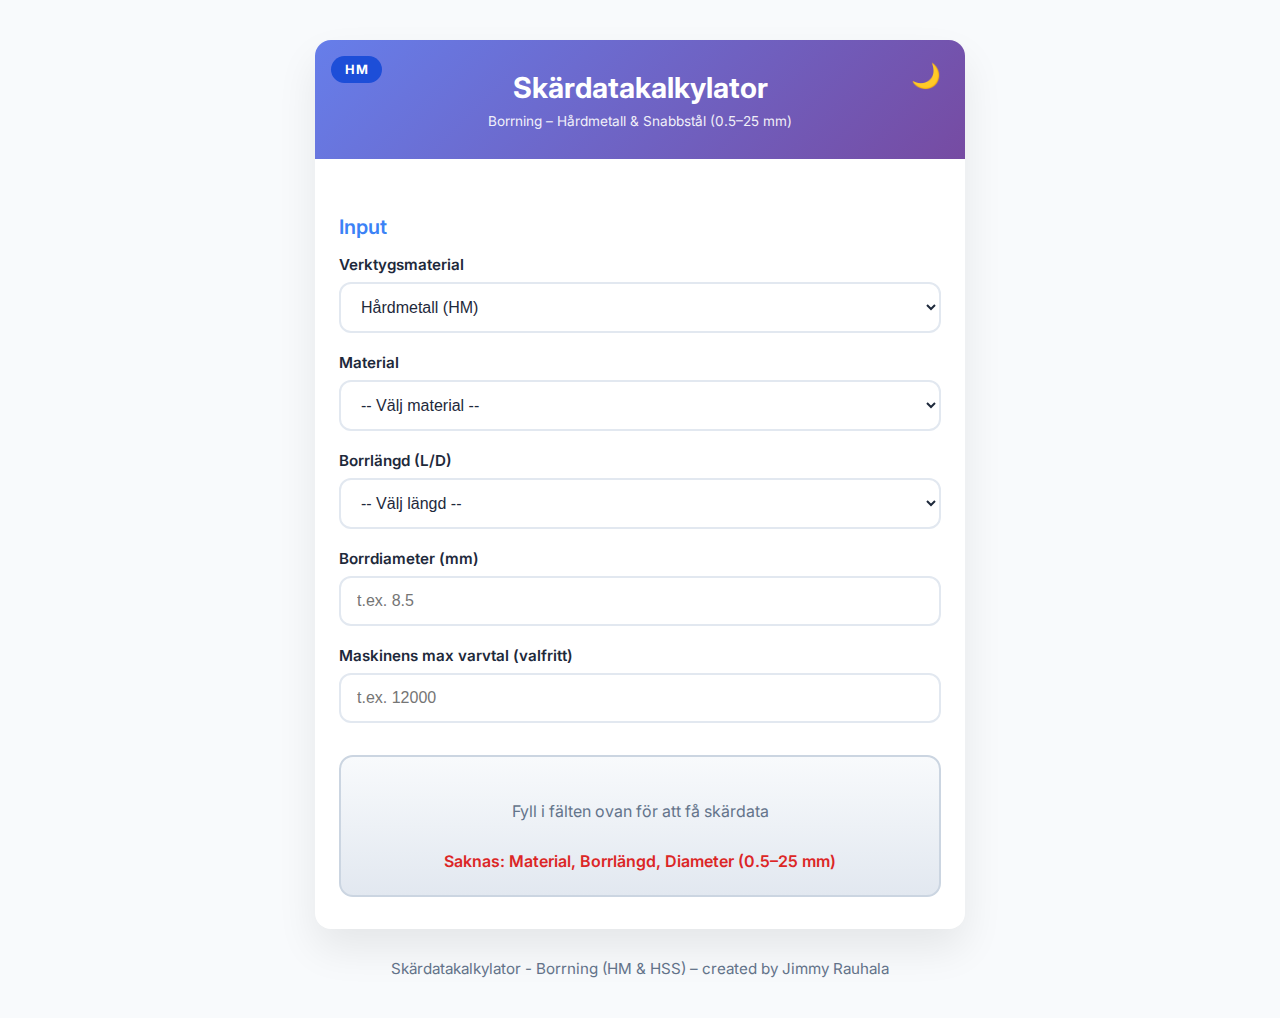
<file: kalkylatorer/HM&HSS-Borrning.html>
<!DOCTYPE html>
<html lang="sv">
<head>
    <meta charset="UTF-8">
    <meta name="viewport" content="width=device-width, initial-scale=1.0">
    <title>Skärdatakalkylator - Borrning (HM & HSS)</title>
    <link href="https://fonts.googleapis.com/css2?family=Inter:wght@400;500;600;700&display=swap" rel="stylesheet">
    <style>
        :root {
            --bg: #f8fafc; --card: #ffffff; --text: #1e293b; --text-light: #64748b;
            --primary: #3b82f6; --success: #10b981; --warning: #f59e0b; --danger: #ef4444;
            --border: #e2e8f0; --shadow: 0 20px 40px rgba(0,0,0,0.08); --radius: 16px;
        }
        @media (prefers-color-scheme: dark) {
            :root { --bg: #0f172a; --card: #1e293b; --text: #f1f5f9; --text-light: #94a3b8;
                    --border: #334155; --shadow: 0 20px 40px rgba(0,0,0,0.4); }
        }
        /* Denna regel är viktig för att dark mode ska fungera oavsett @media-query */
        body.dark { --bg: #0f172a; --card: #1e293b; --text: #f1f5f9; --text-light: #94a3b8;
                    --border: #334155; --shadow: 0 20px 40px rgba(0,0,0,0.4); }
        * { margin:0; padding:0; box-sizing:border-box; }
        body { font-family:'Inter',sans-serif; background:var(--bg); color:var(--text);
               min-height:100vh; padding:20px; transition:all .4s; }
               
        /* SYNKAD DESIGN */
        .container { max-width:650px; margin:20px auto; background:var(--card);
                     border-radius:var(--radius); overflow:hidden; box-shadow:var(--shadow);
                     position:relative; }
        .theme-toggle { position:absolute; top:16px; right:16px; background:none; border:none;
                        font-size:1.5rem; cursor:pointer; padding:8px; border-radius:50%;
                        color: white; /* Fix: säkerställ att ikonen syns mot den mörka headern */
                        line-height: 1; /* Fix: säkerställ att ikonen är centrerad */
                        z-index: 10;
                    }
        .theme-toggle:hover { background:rgba(255,255,255,.1); } /* Hover i header */

        header { background:linear-gradient(135deg,#667eea,#764ba2); color:white;
                 padding:30px 24px; text-align:center; position:relative; }
        h1 { font-size:1.8rem; font-weight:700; margin-bottom:8px; }
        /* JUSTERING FÖR MINDRE TEXTSTORLEK */
        .subtitle { font-size:0.85rem; opacity:0.9; }
        .tool-badge { position:absolute; top:16px; left:16px; padding:6px 14px;
                      border-radius:50px; font-size:0.8rem; font-weight:700;
                      text-transform:uppercase; letter-spacing:0.5px; }
        .tool-hm { background:#1d4ed8; } .tool-hss { background:#ea580c; }
        main { padding:32px 24px; }

        .section-title { font-size:1.25rem; font-weight:600; color:var(--primary); margin:24px 0 16px; }
        hr { border:none; height:2px; background:linear-gradient(to right,transparent,var(--border),transparent); margin:20px 0; }

        .form-group { margin-bottom:20px; }
        label { display:block; margin-bottom:8px; font-weight:600; font-size:0.95rem; }
        select, input[type=number] { 
            width:100%; padding:14px 16px; border:2px solid var(--border);
            border-radius:12px; background:var(--card); color:var(--text); 
            font-size:16px;
            transition:all .3s; 
        }
        select:focus, input[type=number]:focus { outline:none; border-color:var(--primary);
            box-shadow:0 0 0 4px rgba(59,130,246,.15); transform:translateY(-2px); }

        .results { margin-top:32px; padding:24px; background:linear-gradient(to bottom,#f8fafc,#e2e8f0);
            border-radius:14px; border:2px solid #cbd5e1; min-height:120px; transition:all .4s; }
        body.dark .results { background:linear-gradient(to bottom,#1e293b,#334155); border-color:#475569; }
        .results.ready { background:linear-gradient(to bottom,#ecfdf5,#d1fae5); border-color:#34d399; }
        body.dark .results.ready { background:linear-gradient(to bottom,#064e3b,#065f46); }

        .results h2 { font-size:1.4rem; color:var(--success); margin-bottom:16px; 
                      text-align:center;
                      display:block;
                    }
        .result-line { display:flex; justify-content:space-between; padding:10px 0;
                       font-size:1.1rem; border-bottom:1px dashed var(--border); }
        .result-line:last-child { border-bottom:none; }
        
        .result-line strong { color:var(--text-light);
                               font-weight:500; }
        
        .value { font-weight:700; color:var(--text); }
        .capped { color:var(--danger); }
        .warning-text { font-size:0.85rem; color:var(--warning); margin-top:12px; }

        /* DETALJRUTA */
        .details-box {
            margin-top: 18px;
            padding: 14px 18px;
            background: var(--card);
            border: 2px solid var(--border);
            border-radius: 12px;
            font-size: 0.9rem;
            line-height: 1.35;
        }
        body.dark .details-box { background:#334155; }
        .details-box p {
            margin: 4px 0 !important;
            display: flex;
            justify-content: space-between;
            gap: 12px;
            flex-wrap: nowrap;
        }
        .details-box strong {
            color: var(--text-light);
            font-weight: 600;
            flex-shrink: 1;
            flex-basis: 50%;
            white-space: normal;
        }
        .details-box span {
            color: var(--text);
            font-weight: 700;
            white-space: nowrap;
            text-align: right;
            flex-shrink: 0;
            flex-basis: auto;
        }
        .details-box span sub {
            font-weight: normal;
            vertical-align: middle;
            font-size: 85%;
            padding-left: 2px;
        }
        
        .missing { color:#dc2626; font-weight:600; text-align:center; margin-top:10px; }

        /* FOOTER */
        footer {text-align:center; margin-top:30px; color:var(--text-light); font-size:0.95em; padding-bottom: 20px;}
    </style>
</head>
<body>

<div class="container">
    <button class="theme-toggle" id="themeToggle">☀️</button> 
    
    <header>
        <div class="tool-badge tool-hm" id="toolBadge">HM</div>
        <h1>Skärdatakalkylator</h1>
        <p class="subtitle">Borrning – Hårdmetall & Snabbstål (0.5–25 mm)</p>
    </header>

    <main>
        <div class="section-title">Input</div>

        <div class="form-group">
            <label for="toolType">Verktygsmaterial</label>
            <select id="toolType">
                <option value="HM">Hårdmetall (HM)</option>
                <option value="HSS">Snabbstål (HSS)</option>
            </select>
        </div>

        <div class="form-group">
            <label for="material">Material</label>
            <select id="material">
                <option value="">-- Välj material --</option>
                <option value="mjukt_stal">Stål: Mjukt (&lt; 1100 N/mm²)</option>
                <option value="hart_stal">Stål: Hårt (&gt; 1100 N/mm²)</option>
                <option value="rostfritt_austenit">Rostfritt: Austenitiskt (&lt; 850 N/mm²)</option>
                <option value="toolox_44">Stål: Toolox 44 (&lt; 50 HRC)</option>
                <option value="hardat_stal_65">Stål: Härdat (&lt;65 HRC)</option>
                <option value="aluminium">Aluminium</option>
                <option value="koppar">Koppar</option>
            </select>
        </div>

        <div class="form-group">
            <label for="length">Borrlängd (L/D)</label>
            <select id="length">
                <option value="">-- Välj längd --</option>
                <option value="3xD">3xD</option>
                <option value="5xD">5xD</option>
                <option value="8xD">8xD</option>
                <option value="10xD">10xD</option>
                <option value="12xD">12xD</option>
                <option value="15xD">15xD</option>
            </select>
        </div>

        <div class="form-group">
            <label for="diameter">Borrdiameter (mm)</label>
            <input type="number" id="diameter" step="0.1" min="0.5" max="25" placeholder="t.ex. 8.5">
        </div>

        <div class="form-group">
            <label for="maxRpm">Maskinens max varvtal (valfritt)</label>
            <input type="number" id="maxRpm" step="1" placeholder="t.ex. 12000">
        </div>

        <div class="results" id="results">
            <p style="color:var(--text-light); text-align:center; padding:20px 0;">
                Fyll i fälten ovan för att få skärdata
            </p>
        </div>
    </main>
</div>

<footer>Skärdatakalkylator - Borrning (HM & HSS) – created by Jimmy Rauhala</footer>


<script>
    // === ALLA DATA (Oförändrad) ===
    const materialDataHM = {
        "mjukt_stal": { name: "Stål: Mjukt (< 1100 N/mm²)", Fm: 1.0, Vc_safe: 60 },
        "hart_stal": { name: "Stål: Hårt (> 1100 N/mm²)", Fm: 0.9, Vc_safe: 40 },
        "toolox_44": { name: "Stål: Toolox 44 (< 50 HRC)", Fm: 0.7, Vc_safe: 20 },
        "rostfritt_austenit": { name: "Rostfritt: Austenitiskt (< 850 N/mm²)", Fm: 0.9, Vc_safe: 30 },
        "hardat_stal_65": { name: "Stål: Härdat (<65HRC)", Fm: 0.6, Vc_safe: 15 },
        "aluminium": { name: "Aluminium", Fm: 1.4, Vc_safe: 200 },
        "koppar": { name: "Koppar", Fm: 1.0, Vc_safe: 80 }
    };

    const materialDataHSS = {
        "mjukt_stal": { name: "Stål: Mjukt (< 1100 N/mm²)", Fm: 1.0, Vc_safe: 20 },
        "hart_stal": { name: "Stål: Hårt (> 1100 N/mm²)", Fm: 0.9, Vc_safe: 15 },
        "toolox_44": { name: "Stål: Toolox 44 (< 50 HRC)", Fm: 0.7, Vc_safe: 10 },
        "rostfritt_austenit": { name: "Rostfritt: Austenitiskt (< 850 N/mm²)", Fm: 0.8, Vc_safe: 12 },
        "hardat_stal_65": { name: "Stål: Härdat (<65HRC)", Fm: 0.6, Vc_safe: 5 },
        "aluminium": { name: "Aluminium", Fm: 1.4, Vc_safe: 60 },
        "koppar": { name: "Koppar", Fm: 1.0, Vc_safe: 30 }
    };

    const FdTableHM = [
        { D: 0.5, '3xD': 0.05, '5xD': 0.04, '8xD': 0.035, '10xD': 0.032, '12xD': 0.030, '15xD': 0.025 },
        { D: 1.0, '3xD': 0.07, '5xD': 0.055, '8xD': 0.045, '10xD': 0.040, '12xD': 0.035, '15xD': 0.030 },
        { D: 2.0, '3xD': 0.09, '5xD': 0.075, '8xD': 0.065, '10xD': 0.060, '12xD': 0.055, '15xD': 0.050 },
        { D: 2.5, '3xD': 0.11, '5xD': 0.09, '8xD': 0.075, '10xD': 0.070, '12xD': 0.065, '15xD': 0.055 },
        { D: 3.0, '3xD': 0.12, '5xD': 0.10, '8xD': 0.08, '10xD': 0.075, '12xD': 0.07, '15xD': 0.06 },
        { D: 4.0, '3xD': 0.14, '5xD': 0.11, '8xD': 0.10, '10xD': 0.095, '12xD': 0.09, '15xD': 0.08 },
        { D: 5.0, '3xD': 0.17, '5xD': 0.14, '8xD': 0.12, '10xD': 0.11, '12xD': 0.10, '15xD': 0.09 },
        { D: 6.0, '3xD': 0.20, '5xD': 0.16, '8xD': 0.14, '10xD': 0.12, '12xD': 0.11, '15xD': 0.10 },
        { D: 8.0, '3xD': 0.26, '5xD': 0.21, '8xD': 0.18, '10xD': 0.16, '12xD': 0.14, '15xD': 0.12 },
        { D: 10.0, '3xD': 0.34, '5xD': 0.27, '8xD': 0.24, '10xD': 0.22, '12xD': 0.20, '15xD': 0.18 },
        { D: 12.0, '3xD': 0.38, '5xD': 0.30, '8xD': 0.27, '10xD': 0.25, '12xD': 0.23, '15xD': 0.20 },
        { D: 14.0, '3xD': 0.41, '5xD': 0.33, '8xD': 0.29, '10xD': 0.27, '12xD': 0.25, '15xD': 0.22 },
        { D: 16.0, '3xD': 0.44, '5xD': 0.35, '8xD': 0.31, '10xD': 0.29, '12xD': 0.27, '15xD': 0.24 },
        { D: 18.0, '3xD': 0.46, '5xD': 0.37, '8xD': 0.32, '10xD': 0.30, '12xD': 0.28, '15xD': 0.25 },
        { D: 20.0, '3xD': 0.50, '5xD': 0.40, '8xD': 0.35, '10xD': 0.32, '12xD': 0.30, '15xD': 0.27 },
        { D: 22.0, '3xD': 0.53, '5xD': 0.42, '8xD': 0.37, '10xD': 0.34, '12xD': 0.32, '15xD': 0.29 },
        { D: 25.0, '3xD': 0.58, '5xD': 0.46, '8xD': 0.40, '10xD': 0.36, '12xD': 0.33, '15xD': 0.28 }
    ];

    const FdTableHSS = [
        { D: 0.5, '3xD': 0.040, '5xD': 0.028, '8xD': 0.024, '10xD': 0.022, '12xD': 0.020, '15xD': 0.016 },
        { D: 1.0, '3xD': 0.045, '5xD': 0.031, '8xD': 0.027, '10xD': 0.025, '12xD': 0.022, '15xD': 0.018 },
        { D: 2.0, '3xD': 0.060, '5xD': 0.042, '8xD': 0.036, '10xD': 0.033, '12xD': 0.030, '15xD': 0.024 },
        { D: 2.5, '3xD': 0.070, '5xD': 0.049, '8xD': 0.042, '10xD': 0.038, '12xD': 0.035, '15xD': 0.028 },
        { D: 3.0, '3xD': 0.075, '5xD': 0.052, '8xD': 0.045, '10xD': 0.041, '12xD': 0.037, '15xD': 0.030 },
        { D: 4.0, '3xD': 0.080, '5xD': 0.056, '8xD': 0.048, '10xD': 0.044, '12xD': 0.040, '15xD': 0.032 },
        { D: 5.0, '3xD': 0.090, '5xD': 0.063, '8xD': 0.054, '10xD': 0.049, '12xD': 0.045, '15xD': 0.036 },
        { D: 6.0, '3xD': 0.150, '5xD': 0.105, '8xD': 0.090, '10xD': 0.082, '12xD': 0.075, '15xD': 0.060 },
        { D: 8.0, '3xD': 0.200, '5xD': 0.140, '8xD': 0.120, '10xD': 0.110, '12xD': 0.100, '15xD': 0.080 },
        { D: 10.0, '3xD': 0.230, '5xD': 0.161, '8xD': 0.138, '10xD': 0.126, '12xD': 0.115, '15xD': 0.092 },
        { D: 12.0, '3xD': 0.280, '5xD': 0.196, '8xD': 0.168, '10xD': 0.154, '12xD': 0.140, '15xD': 0.112 },
        { D: 14.0, '3xD': 0.310, '5xD': 0.217, '8xD': 0.186, '10xD': 0.170, '12xD': 0.155, '15xD': 0.124 },
        { D: 16.0, '3xD': 0.330, '5xD': 0.231, '8xD': 0.198, '10xD': 0.181, '12xD': 0.165, '15xD': 0.132 },
        { D: 18.0, '3xD': 0.350, '5xD': 0.245, '8xD': 0.210, '10xD': 0.192, '12xD': 0.175, '15xD': 0.140 },
        { D: 20.0, '3xD': 0.370, '5xD': 0.259, '8xD': 0.222, '10xD': 0.203, '12xD': 0.185, '15xD': 0.148 },
        { D: 22.0, '3xD': 0.380, '5xD': 0.266, '8xD': 0.228, '10xD': 0.209, '12xD': 0.190, '15xD': 0.152 },
        { D: 25.0, '3xD': 0.380, '5xD': 0.266, '8xD': 0.228, '10xD': 0.209, '12xD': 0.190, '15xD': 0.152 }
    ];

    function interpolateFd(D, lengthType, toolType) {
        const table = toolType === 'HM' ? FdTableHM : FdTableHSS;
        if (D < 0.5) D = 0.5;
        if (D > 25) D = 25;
        const lower = table.slice().reverse().find(row => row.D <= D);
        const upper = table.find(row => row.D > D);
        if (!upper || lower.D === D) return lower[lengthType];
        const ratio = (D - lower.D) / (upper.D - lower.D);
        return parseFloat((lower[lengthType] + ratio * (upper[lengthType] - lower[lengthType])).toFixed(4));
    }

    function calculateCuttingData() {
        const toolType = document.getElementById('toolType').value;
        const materialKey = document.getElementById('material').value;
        const lengthType = document.getElementById('length').value;
        
        // FIX FÖR MOBIL/PWA: Ersätter kommatecken med punkt för korrekt tolkning.
        const diameter = parseFloat(document.getElementById('diameter').value.replace(',', '.'));
        const maxRpm = parseFloat(document.getElementById('maxRpm').value.replace(',', '.'));
        
        const resultsDiv = document.getElementById('results');
        const badge = document.getElementById('toolBadge');

        badge.textContent = toolType;
        badge.className = `tool-badge tool-${toolType.toLowerCase()}`;

        // Standardmeddelande
        resultsDiv.classList.remove('ready');
        resultsDiv.innerHTML = `<p style="color:var(--text-light); text-align:center; padding:20px 0;">
            Fyll i fälten ovan för att få skärdata
        </p>`;

        // Validering
        let missing = [];
        if (!materialKey) missing.push("Material");
        if (!lengthType) missing.push("Borrlängd");
        if (!diameter || diameter < 0.5 || diameter > 25) missing.push("Diameter (0.5–25 mm)");

        if (missing.length > 0) {
            resultsDiv.innerHTML += `<p class="missing">Saknas: ${missing.join(', ')}</p>`;
            return;
        }

        const data = toolType === 'HM' ? materialDataHM : materialDataHSS;
        const mat = data[materialKey];
        const Fd = interpolateFd(diameter, lengthType, toolType);
        const Fn = mat.Fm * Fd;
        const n_calc = (mat.Vc_safe * 1000) / (Math.PI * diameter);

        let n_final = Math.round(n_calc);
        let Vf_final = Math.round(Fn * n_calc);
        let capped = false;

        if (maxRpm && n_calc > maxRpm) {
            n_final = Math.round(maxRpm);
            Vf_final = Math.round(Fn * n_final);
            capped = true;
        }

        resultsDiv.classList.add('ready');
        resultsDiv.innerHTML = `
            <h2>Resultat</h2>
            <div class="result-line"><strong>Varvtal (n)</strong> 
                <span class="value ${capped?'capped':''}">${n_final.toLocaleString('sv')}${capped?' *':''}</span>
            </div>
            <div class="result-line"><strong>Bordmatning (Vf)</strong> 
                <span class="value">${Vf_final.toLocaleString('sv')}</span>
            </div>
            ${capped ? '<p class="warning-text">* Begränsat av maskinens max-RPM</p>' : ''}
            
            <div class="details-box">
                <p><strong>Borrlängd:</strong><span>${lengthType}</span></p>
                <p><strong>fz (matning/varv):</strong><span>${Fn.toFixed(3)} <sub>mm</sub></span></p>
                <p><strong>Skärhastighet (Vc):</strong><span>${mat.Vc_safe} <sub>m/min</sub></span></p>
                <p><strong>Diameterfaktor (Fd):</strong><span>${Fd.toFixed(4)}</span></p>
            </div>
        `;
    }

    // === TEMA LOGIK MED SOL/MÅNE IKONER OCH LAGRING ===
    const themeToggle = document.getElementById('themeToggle');
    
    const updateThemeIcon = () => {
        if (document.body.classList.contains('dark')) {
            themeToggle.textContent = '☀️';
        } else {
            themeToggle.textContent = '🌙';
        }
    };

    const loadTheme = () => {
        const savedTheme = localStorage.getItem('theme');
        if (savedTheme === 'dark') {
            document.body.classList.add('dark');
        } else if (savedTheme === 'light') {
            document.body.classList.remove('dark');
        } else if (window.matchMedia('(prefers-color-scheme: dark)').matches) {
            // Följer systemets preferens om inget sparat tema finns
            document.body.classList.add('dark');
        }
        updateThemeIcon(); // Uppdatera ikonen efter att temat är laddat
    };

    themeToggle.addEventListener('click', () => {
        document.body.classList.toggle('dark');
        const newTheme = document.body.classList.contains('dark') ? 'dark' : 'light';
        localStorage.setItem('theme', newTheme);
        updateThemeIcon();
    });

    document.addEventListener('DOMContentLoaded', () => {
        // Ladda tema först
        loadTheme(); 
        
        // Lyssnare på alla kalkylatorfält
        document.querySelectorAll('#toolType, #material, #length, #diameter, #maxRpm').forEach(el => {
            el.addEventListener('input', calculateCuttingData);
            el.addEventListener('change', calculateCuttingData);
        });

        // Starta kalkylatorn
        calculateCuttingData();
    });
</script>
</body>
</html>
</file>
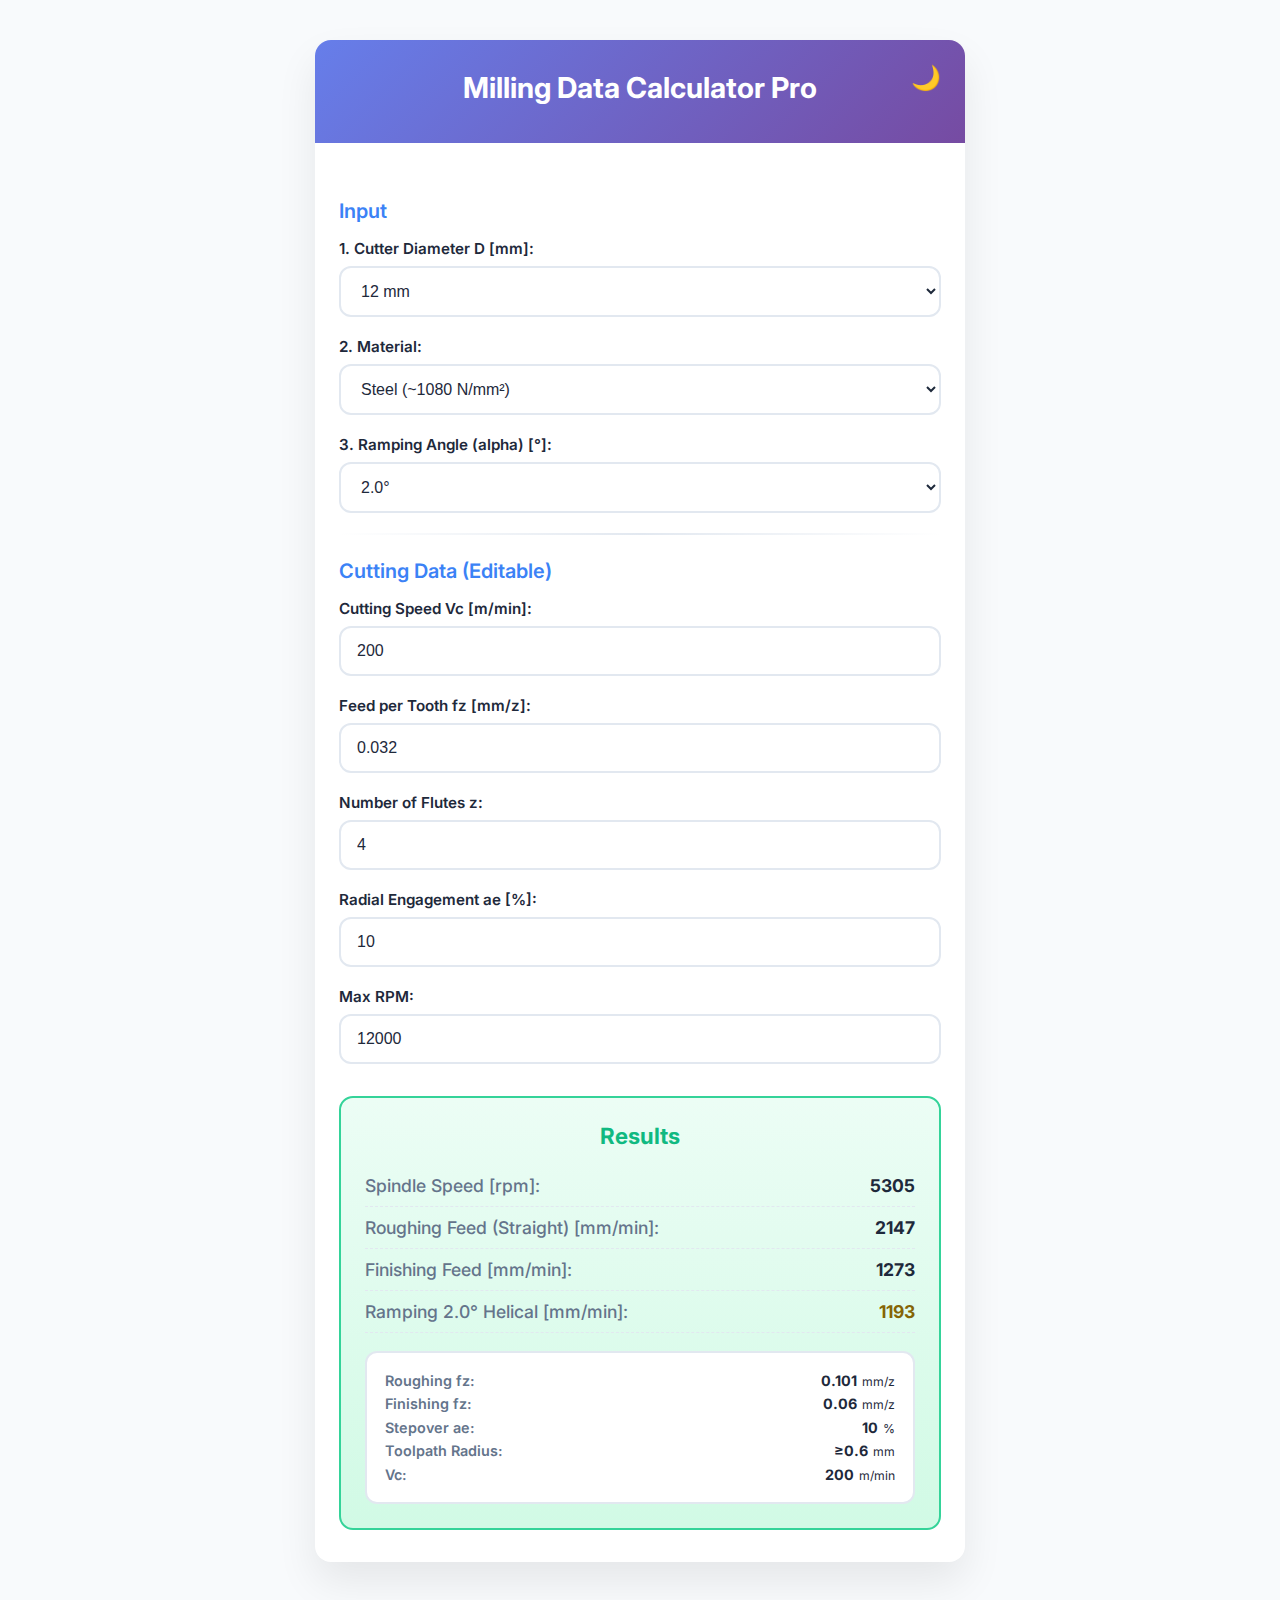
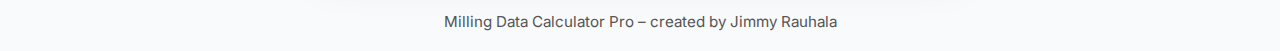
<file: kalkylatorer/Milling Data Calculator Pro.html>
<!DOCTYPE html>
<html lang="en">
<head>
    <meta charset="UTF-8">
    <title>Milling Data Calculator Pro</title>
    <meta name="viewport" content="width=device-width, initial-scale=1.0">
    <link href="https://fonts.googleapis.com/css2?family=Inter:wght@400;500;600;700&display=swap" rel="stylesheet">
    <style>
        :root {
            --bg: #f8fafc; --card: #ffffff; --text: #1e293b; --text-light: #64748b;
            --primary: #3b82f6; --success: #10b981; --warning: #f59e0b; --danger: #ef4444;
            --border: #e2e8f0; --shadow: 0 20px 40px rgba(0,0,0,0.08); --radius: 16px;
        }
        @media (prefers-color-scheme: dark) {
            :root { --bg: #0f172a; --card: #1e293b; --text: #f1f5f9; --text-light: #94a3b8;
                    --border: #334155; --shadow: 0 20px 40px rgba(0,0,0,0.4); }
        }
        body.dark { --bg: #0f172a; --card: #1e293b; --text: #f1f5f9; --text-light: #94a3b8;
                    --border: #334155; --shadow: 0 20px 40px rgba(0,0,0,0.4); }
        * { margin:0; padding:0; box-sizing:border-box; }
        body { font-family:'Inter',sans-serif; background:var(--bg); color:var(--text);
               min-height:100vh; padding:20px; transition:all .4s; }
        .container { max-width:650px; margin:20px auto; background:var(--card);
                     border-radius:var(--radius); overflow:hidden; box-shadow:var(--shadow);
                     position:relative; }
        .theme-toggle { position:absolute; top:16px; right:16px; background:none; border:none;
                        font-size:1.5rem; cursor:pointer; padding:8px; border-radius:50%; }
        .theme-toggle:hover { background:rgba(0,0,0,.1); }
        header { background:linear-gradient(135deg,#667eea,#764ba2); color:white;
                 padding:30px 24px; text-align:center; }
        h1 { font-size:1.8rem; font-weight:700; margin-bottom:8px; }
        main { padding:32px 24px; }
        .section-title { font-size:1.25rem; font-weight:600; color:var(--primary); margin:24px 0 16px; }
        hr { border:none; height:2px; background:linear-gradient(to right,transparent,var(--border),transparent); margin:20px 0; }
        .form-group { margin-bottom:20px; }
        label { display:block; margin-bottom:8px; font-weight:600; font-size:0.95rem; }
        select, input[type=number] { 
            width:100%; padding:14px 16px; border:2px solid var(--border);
            border-radius:12px; background:var(--card); color:var(--text); 
            font-size:16px;
            transition:all .3s; 
        }
        select:focus, input[type=number]:focus { outline:none; border-color:var(--primary);
            box-shadow:0 0 0 4px rgba(59,130,246,.15); transform:translateY(-2px); }
        .results { margin-top:32px; padding:24px; background:linear-gradient(to bottom,#f8fafc,#e2e8f0);
            border-radius:14px; border:2px solid #cbd5e1; transition:all .4s; }
        body.dark .results { background:linear-gradient(to bottom,#1e293b,#334155); border-color:#475569; }
        .results.ready { background:linear-gradient(to bottom,#ecfdf5,#d1fae5); border-color:#34d399; }
        body.dark .results.ready { background:linear-gradient(to bottom,#064e3b,#065f46); }
        .results h2 { font-size:1.4rem; color:var(--success); margin-bottom:16px; text-align:center; }
        .result-line { display:flex; justify-content:space-between; padding:10px 0;
                       font-size:1.1rem; border-bottom:1px dashed var(--border); }
        .result-line:last-of-type { border-bottom:none; }
        .result-line strong { color:var(--text-light); font-weight:500; }
        .value { font-weight:700; color:var(--text); }
        .corner-value { color:#1b5e20; }
        body.dark .corner-value { color:#86efac !important; }
        .ramp-value { color:#856404; }
        body.dark .ramp-value { color:#fbbf24 !important; }
        .details-box {
            margin-top: 18px;
            padding: 14px 18px;
            background: var(--card);
            border: 2px solid var(--border);
            border-radius: 12px;
            font-size: 0.9rem;
            line-height: 1.35;
        }
        body.dark .details-box { background:#334155; }
        .details-box p {
            margin: 4px 0 !important;
            display: flex;
            justify-content: space-between;
            gap: 12px;
            flex-wrap: nowrap;
        }
        .details-box strong {
            color: var(--text-light);
            font-weight: 600;
            min-width: 130px;
            flex-shrink: 0;
            flex-basis: 50%;
        }
        .details-box span {
            color: var(--text);
            font-weight: 700;
            white-space: nowrap;
            text-align: right;
            flex-basis: 50%;
        }
        .details-box span sub {
            font-weight: normal;
            vertical-align: middle;
            font-size: 85%;
            padding-left: 2px;
        }
        footer {text-align:center; margin-top:50px; color:#555; font-size:0.95em;}
    </style>
</head>
<body>
<div class="container">
    <button class="theme-toggle" id="themeToggle">🌙</button>
   
    <header>
        <h1>Milling Data Calculator Pro</h1>
    </header>
    <main>
        <div class="section-title">Input</div>
        <div class="form-group">
            <label for="diameter">1. Cutter Diameter D [mm]:</label>
            <select id="diameter">
                <option value="1">1 mm</option><option value="2">2 mm</option><option value="3">3 mm</option>
                <option value="4">4 mm</option><option value="5">5 mm</option><option value="6">6 mm</option>
                <option value="8">8 mm</option><option value="10">10 mm</option>
                <option value="12" selected>12 mm</option><option value="16">16 mm</option>
                <option value="20">20 mm</option>
            </select>
        </div>
        <div class="form-group">
            <label for="material">2. Material:</label>
            <select id="material">
                <option value="steel1080" selected>Steel (~1080 N/mm²)</option>
                <option value="toolox44">Toolox 44 (~45 HRC)</option>
                <option value="steel50hrc">Hardened Steel 50 HRC</option>
                <option value="steel60hrc">Hardened Steel 60 HRC</option>
                <option value="vanadis">Vanadis / Powder Steel</option>
                <option value="nonferrous">Aluminum / Copper</option>
            </select>
        </div>
        <div class="form-group">
            <label for="rampAngle">3. Ramping Angle (alpha) [°]:</label>
            <select id="rampAngle">
                <option value="0.5">0.5°</option>
                <option value="1.0">1.0°</option>
                <option value="1.5">1.5°</option>
                <option value="2.0" selected>2.0°</option>
                <option value="2.5">2.5°</option>
                <option value="3.0">3.0°</option>
                <option value="4.0">4.0°</option>
                <option value="5.0">5.0°</option>
                <option value="7.0">7.0°</option>
                <option value="10.0">10.0°</option>
            </select>
        </div>

        <hr>
        <div class="section-title">Cutting Data (Editable)</div>
        <div class="form-group"><label>Cutting Speed Vc [m/min]:</label><input type="number" id="vc" value="200" step="any"></div>
        <div class="form-group"><label>Feed per Tooth fz [mm/z]:</label><input type="number" id="fzInitial" value="0.032" step="any"></div>
        <div class="form-group"><label>Number of Flutes z:</label><input type="number" id="z" value="4" step="any"></div>
        <div class="form-group"><label>Radial Engagement ae [%]:</label><input type="number" id="aePercent" value="10" step="any"></div>
        <div class="form-group"><label>Max RPM:</label><input type="number" id="maxRpm" value="12000" step="any"></div>
        
        <p id="aeWarning" style="color:var(--warning); font-weight:600; margin-bottom:15px; display:none;"></p>

        <div class="results ready">
            <h2>Results</h2>
            <div class="result-line"><strong>Spindle Speed [rpm]:</strong> <span class="value" id="nResult">-</span></div>
            <div class="result-line"><strong>Roughing Feed (Straight) [mm/min]:</strong> <span class="value" id="vfResult">-</span></div>
            <div class="result-line" style="display: none;"><strong>Roughing Feed (Corner) [mm/min]:</strong> <span class="value corner-value" id="vfCornerResult">-</span></div>
            <div class="result-line"><strong>Finishing Feed [mm/min]:</strong> <span class="value" id="vfFinishResult">-</span></div>
            <div class="result-line"><strong>Ramping <span id="alphaDisplay">2.0°</span> Helical [mm/min]:</strong> <span class="value ramp-value" id="vfRampResult">-</span></div>
            <div class="details-box">
                <p><strong>Roughing fz:</strong><span id="fzCorrectedResult">-</span></p>
                <p><strong>Finishing fz:</strong><span id="fzFinishCorrectedResult">-</span></p>
                <p><strong>Stepover ae:</strong><span id="aePercentValue">-</span></p>
                <p><strong>Toolpath Radius:</strong><span id="rMinSafeResult">-</span></p> 
                <p><strong>Vc:</strong><span id="vcValue">-</span></p>
            </div>
        </div>
    </main>
</div>
<footer>Milling Data Calculator Pro – created by Jimmy Rauhala</footer>
<script>
    const K_1000 = 1000;
    const PI = Math.PI;
    // FINISH_FACTOR (1.5) är borttagen.

    const parseValue = (id, defaultValue = 0) => {
        const value = parseFloat(document.getElementById(id).value);
        return isNaN(value) ? defaultValue : value;
    };
    
    const formatDecimal = (num, fixed) => {
        return num.toFixed(fixed).replace(/\.?0+$/, "");
    };

    const toolData = {
        steel1080: {z_base:4, name:"Steel (~1080 N/mm²)", trochoidal:{vc:200, ae_percent:10, fz_table:{1:0.002,2:0.004,3:0.007,4:0.010,5:0.012,6:0.016,8:0.022,10:0.028,12:0.032,16:0.044,20:0.055}}},
        toolox44: {z_base:4, name:"Toolox 44 (~45 HRC)", trochoidal:{vc:100, ae_percent:8, fz_table:{1:0.002,2:0.004,3:0.006,4:0.009,5:0.011,6:0.014,8:0.020,10:0.025,12:0.030,16:0.040,20:0.050}}},
        steel50hrc:{z_base:4, name:"Hardened Steel 50 HRC", trochoidal:{vc:80, ae_percent:5, fz_table:{1:0.0015,2:0.003,3:0.005,4:0.007,5:0.008,6:0.010,8:0.013,10:0.016,12:0.020,16:0.027,20:0.033}}},
        steel60hrc:{z_base:4, name:"Hardened Steel 60 HRC", trochoidal:{vc:40, ae_percent:3, fz_table:{1:0.0008,2:0.0016,3:0.0024,4:0.0032,5:0.004,6:0.005,8:0.006,10:0.008,12:0.010,16:0.013,20:0.017}}},
        vanadis: {z_base:4, name:"Vanadis / Powder Steel", trochoidal:{vc:150, ae_percent:8, fz_table:{1:0.002,2:0.004,3:0.0065,4:0.0095,5:0.0115,6:0.015,8:0.021,10:0.0265,12:0.031,16:0.042,20:0.0525}}},
        nonferrous:{z_base:4, name:"Aluminum / Copper", trochoidal:{vc:450, ae_percent:10, fz_table:{1:0.006,2:0.012,3:0.018,4:0.024,5:0.030,6:0.038,8:0.050,10:0.061,12:0.070,16:0.093,20:0.116}}}
    };

    const rampDefaults = {
        steel1080:  { defaultAngle: 2.0, baseFactor: 1.8, minAngle: 1.0, maxAngle: 5.0 }, 
        toolox44:   { defaultAngle: 2.0, baseFactor: 1.9, minAngle: 1.0, maxAngle: 3.0 }, 
        steel50hrc: { defaultAngle: 1.5, baseFactor: 2.25, minAngle: 1.0, maxAngle: 3.0 },
        steel60hrc: { defaultAngle: 1.0, baseFactor: 2.7, minAngle: 1.0, maxAngle: 2.0 }, 
        vanadis:    { defaultAngle: 2.0, baseFactor: 1.85, minAngle: 1.0, maxAngle: 3.0 },
        nonferrous: { defaultAngle: 5.0, baseFactor: 1.5, minAngle: 2.0, maxAngle: 10.0 } 
    };

    let userEdited = {vc:false, fz:false, z:false, ae:false};

    function updateRampAngleOptions(material) {
        const rampData = rampDefaults[material];
        const min = rampData.minAngle;
        const max = rampData.maxAngle;
        const select = document.getElementById('rampAngle');
        
        Array.from(select.options).forEach(option => {
            const angle = parseFloat(option.value);
            
            if (angle >= min && angle <= max) {
                option.style.display = ''; 
            } else {
                option.style.display = 'none';
            }
        });

        const currentAngle = parseValue('rampAngle');
        if (currentAngle < min || currentAngle > max) {
            select.value = rampData.defaultAngle.toFixed(1);
        }
    }

    function updateStandardValues() {
        const mat = document.getElementById('material').value;
        const D = parseValue('diameter');
        const d = toolData[mat]?.trochoidal;
        const rampData = rampDefaults[mat];
        
        if (!d || D <= 0) return;

        if (!userEdited.vc) document.getElementById('vc').value = d.vc;
        if (!userEdited.fz) document.getElementById('fzInitial').value = formatDecimal(d.fz_table[D] || 0.032, 4);
        if (!userEdited.z) document.getElementById('z').value = toolData[mat].z_base;
        if (!userEdited.ae) document.getElementById('aePercent').value = d.ae_percent;
        
        updateRampAngleOptions(mat); 
        document.getElementById('rampAngle').value = rampData.defaultAngle.toFixed(1);
        
        calculate();
    }

    function calculateRampFactor(material, selectedAngle) {
        const r = rampDefaults[material];
        const baseFactor = r.baseFactor;
        const diff = selectedAngle - r.defaultAngle;
        
        // Linjär ökning av faktorn (långsammare matning) vid brantare vinkel
        let factor = baseFactor + diff * 0.15; 

        // Klämmer faktorn mellan 1.3 och 3.5
        return Math.max(1.3, Math.min(3.5, factor));
    }


    function calculate() {
        const D = parseValue('diameter');
        const Vc = parseValue('vc');
        const fz = parseValue('fzInitial');
        const z = Math.round(parseValue('z', 1));
        const aePercent = parseValue('aePercent');
        const maxRpm = parseValue('maxRpm');
        const material = document.getElementById('material').value;
        const aeWarningElement = document.getElementById('aeWarning');
        const selectedRampAngle = parseValue('rampAngle');
        const rMinSafeResultElement = document.getElementById('rMinSafeResult');

        document.getElementById('alphaDisplay').textContent = selectedRampAngle.toFixed(1) + '°';


        if (D <= 0 || Vc <= 0 || z <= 0 || fz <= 0) {
            document.getElementById('nResult').textContent = 'N/A';
            document.getElementById('vfResult').textContent = 'N/A';
            document.getElementById('vfCornerResult').textContent = 'N/A';
            document.getElementById('vfFinishResult').textContent = 'N/A'; 
            document.getElementById('vfRampResult').textContent = 'N/A';
            document.getElementById('fzCorrectedResult').textContent = '-';
            document.getElementById('fzFinishCorrectedResult').textContent = '-'; 
            document.getElementById('aePercentValue').textContent = '-';
            rMinSafeResultElement.textContent = '-'; 
            document.getElementById('vcValue').textContent = '-';
            aeWarningElement.style.display = 'none';
            return;
        }

        let n = (Vc * K_1000) / (PI * D);
        if (maxRpm > 0 && n > maxRpm) n = maxRpm;

        const ae_raw = D * aePercent / 100;
        const ae = Math.max(ae_raw, 0.000001); 

        // ROUGHING FZ KORRIGERING (Baserat på chip thinning)
        let fz_korr = fz;
        if (aePercent > 50) {
            fz_korr = fz;
            aeWarningElement.textContent = 'WARNING: Stepover ae > 50%. Chip thinning correction is disabled.';
            aeWarningElement.style.display = 'block';
        } else if (ae_raw > 0 && ae_raw < D) {
            fz_korr = fz * Math.sqrt(D / ae);
            aeWarningElement.style.display = 'none';
        } else {
            aeWarningElement.style.display = 'none';
        }
        
        // NY LOGIK FÖR FINISHING FZ
        let fz_finish_base = 0.005 * D; // Bas-fz = 0.005 * D
        let finish_factor = 1.0; 

        if (material === 'steel50hrc') {
            finish_factor = 0.90; // 10% sänkning
        } else if (material === 'steel60hrc') {
            finish_factor = 0.80; // 20% sänkning
        }

        const fz_finish_korr = fz_finish_base * finish_factor;
        // SLUT NY LOGIK FÖR FINISHING FZ


        const Vf_normal = Math.round(n * fz_korr * z);
        let Vf_corner = Vf_normal; 
        const Vf_finish = Math.round(n * fz_finish_korr * z); // Använder ny fz_finish_korr

        const rampFactor = calculateRampFactor(material, selectedRampAngle);
        const Vf_ramp = Math.round(Vf_normal / rampFactor);

        const R_min_safe = (D * aePercent) / 200; 

        document.getElementById('nResult').textContent = Math.round(n);
        
        document.getElementById('fzCorrectedResult').innerHTML = formatDecimal(fz_korr, 3) + ' <sub>mm/z</sub>';
        document.getElementById('fzFinishCorrectedResult').innerHTML = formatDecimal(fz_finish_korr, 3) + ' <sub>mm/z</sub>'; // Visar den nya fz
        
        document.getElementById('vfResult').textContent = Vf_normal;
        document.getElementById('vfCornerResult').textContent = Vf_corner;
        document.getElementById('vfFinishResult').textContent = Vf_finish; 
        document.getElementById('vfRampResult').textContent = Vf_ramp;
        
        document.getElementById('aePercentValue').innerHTML = aePercent + ' <sub>%</sub>';
        
        rMinSafeResultElement.innerHTML = '≥' + formatDecimal(R_min_safe, 2) + ' <sub>mm</sub>'; 
        
        document.getElementById('vcValue').innerHTML = Vc + ' <sub>m/min</sub>';
    }

    document.addEventListener('DOMContentLoaded', () => {
        document.querySelectorAll('input, select').forEach(el => el.addEventListener('input', () => {
            if (el.id==='vc') userEdited.vc = true;
            if (el.id==='fzInitial') userEdited.fz = true;
            if (el.id==='z') userEdited.z = true;
            if (el.id==='aePercent') userEdited.ae = true;
            calculate();
        }));
        
        document.getElementById('material').addEventListener('change', updateStandardValues);
        document.getElementById('diameter').addEventListener('change', updateStandardValues);
        document.getElementById('rampAngle').addEventListener('change', calculate);
        
        updateStandardValues();
    });

    const toggle = document.getElementById('themeToggle');
    
    const updateThemeIcon = () => {
        if (document.body.classList.contains('dark')) {
            toggle.textContent = '☀️';
        } else {
            toggle.textContent = '🌙';
        }
    };

    toggle.addEventListener('click', () => {
        document.body.classList.toggle('dark');
        updateThemeIcon();
    });

    if (window.matchMedia('(prefers-color-scheme: dark)').matches) {
        document.body.classList.add('dark');
    }
    updateThemeIcon();
</script>
</body>
</html>
</file>
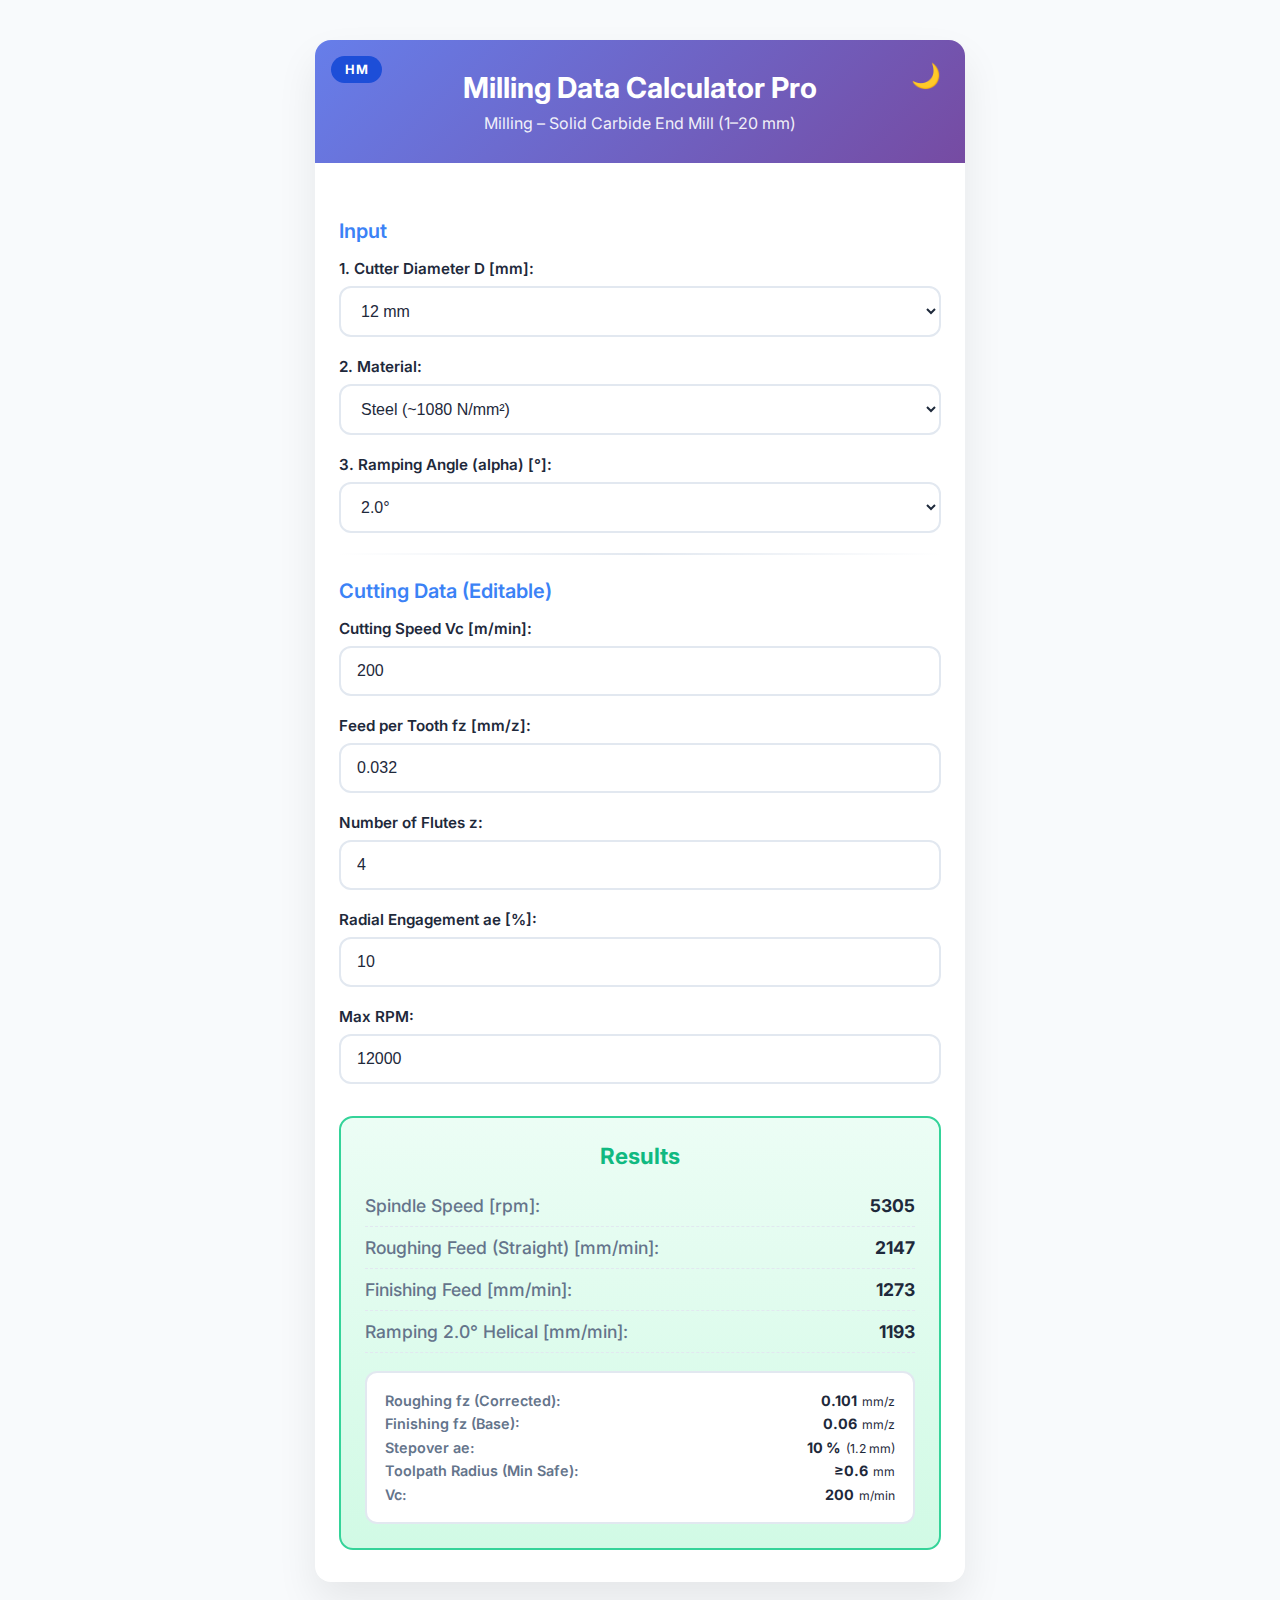
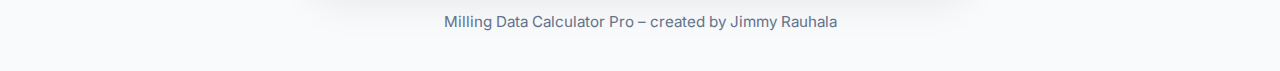
<file: kalkylatorer/Milling_Data_Calculator-Pro.html>
<!DOCTYPE html>
<html lang="sv">
<head>
    <meta charset="UTF-8">
    <title>Milling Data Calculator Pro</title>
    <meta name="viewport" content="width=device-width, initial-scale=1.0">
    <link rel="stylesheet" href="style.css"> 
    <link href="https://fonts.googleapis.com/css2?family=Inter:wght@400;500;600;700&display=swap" rel="stylesheet">
</head>
<body>
    <div class="container">
        <button class="theme-toggle" id="themeToggle">🌙</button>
       
        <header>
            <div class="tool-badge tool-hm">HM</div> 
            <h1>Milling Data Calculator Pro</h1>
            <p class="subtitle">Milling – Solid Carbide End Mill (1–20 mm)</p> 
        </header>
        
        <main>
            <div class="section-title">Input</div>
            
            <div class="form-group">
                <label for="diameter">1. Cutter Diameter D [mm]:</label>
                <select id="diameter">
                    <option value="1">1 mm</option><option value="2">2 mm</option><option value="3">3 mm</option>
                    <option value="4">4 mm</option><option value="5">5 mm</option><option value="6">6 mm</option>
                    <option value="8">8 mm</option><option value="10">10 mm</option>
                    <option value="12" selected>12 mm</option><option value="16">16 mm</option>
                    <option value="20">20 mm</option>
                </select>
            </div>
            
            <div class="form-group">
                <label for="material">2. Material:</label>
                <select id="material">
                    <option value="steel1080" selected>Steel (~1080 N/mm²)</option>
                    <option value="toolox44">Toolox 44 (~45 HRC)</option>
                    <option value="steel50hrc">Hardened Steel 50 HRC</option>
                    <option value="steel60hrc">Hardened Steel 60 HRC</option>
                    <option value="vanadis">Vanadis / Powder Steel</option>
                    <option value="nonferrous">Aluminum / Copper</option>
                </select>
            </div>
            
            <div class="form-group">
                <label for="rampAngle">3. Ramping Angle (alpha) [°]:</label>
                <select id="rampAngle">
                    <option value="0.5">0.5°</option><option value="1.0">1.0°</option><option value="1.5">1.5°</option>
                    <option value="2.0" selected>2.0°</option><option value="2.5">2.5°</option><option value="3.0">3.0°</option>
                    <option value="4.0">4.0°</option><option value="5.0">5.0°</option><option value="7.0">7.0°</option>
                    <option value="10.0">10.0°</option>
                </select>
            </div>

            <hr>
            
            <div class="section-title">Cutting Data (Editable)</div>
            <div class="form-group"><label>Cutting Speed Vc [m/min]:</label><input type="number" id="vc" value="200" step="any"></div>
            <div class="form-group"><label>Feed per Tooth fz [mm/z]:</label><input type="number" id="fzInitial" value="0.032" step="any"></div>
            <div class="form-group"><label>Number of Flutes z:</label><input type="number" id="z" value="4" step="any"></div>
            <div class="form-group"><label>Radial Engagement ae [%]:</label><input type="number" id="aePercent" value="10" step="any"></div>
            <div class="form-group"><label>Max RPM:</label><input type="number" id="maxRpm" value="12000" step="any"></div>
            
            <p id="aeWarning" class="warning-text" style="display:none;"></p>

            <div class="results" id="resultsBox">
                <h2 id="resultTitle">Results</h2>
                <div id="resultContent">
                    </div>
                <p class="missing" id="missingInput" style="display:none;">Please enter valid cutting data to calculate results.</p>
            </div>
        </main>
    </div>
    
    <footer>Milling Data Calculator Pro – created by Jimmy Rauhala</footer>

    <script src="milling_tool_data.js"></script>
</body>
</html>
</file>
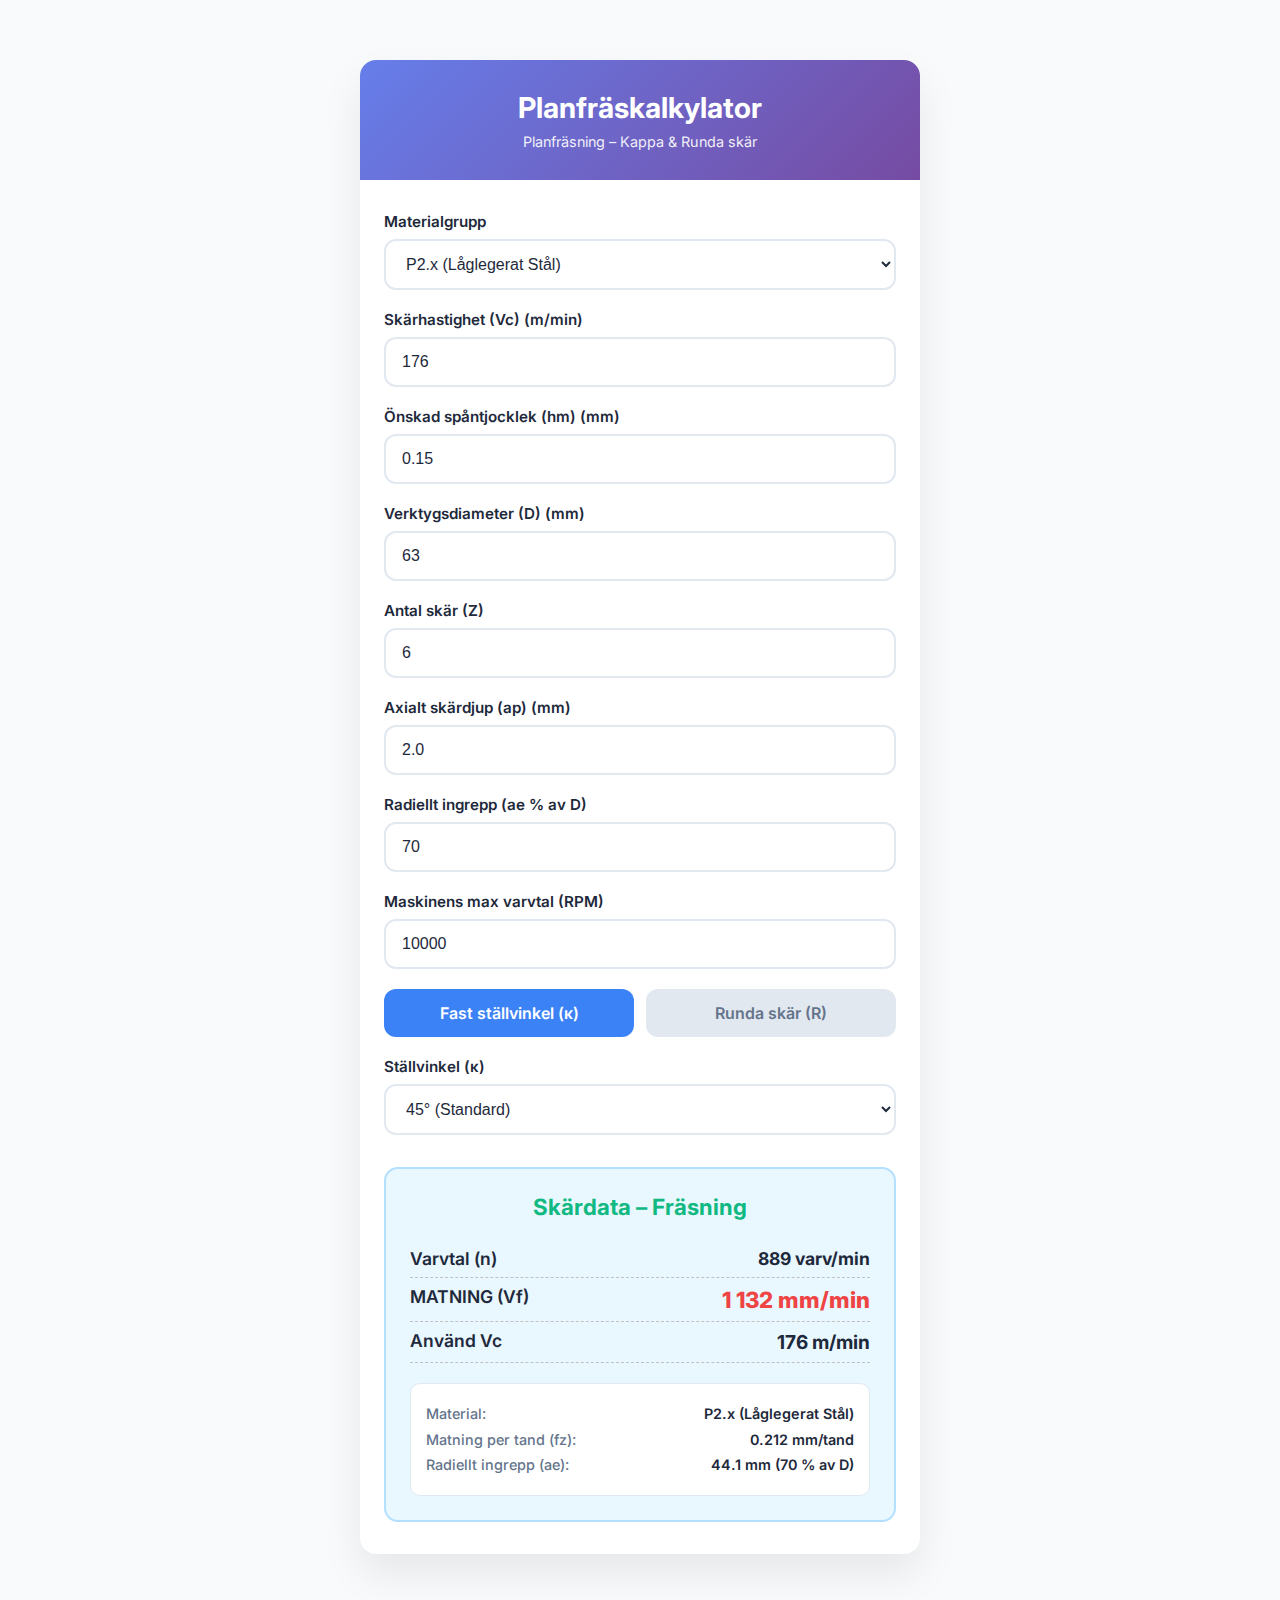
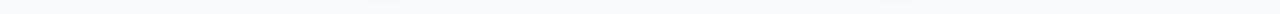
<file: kalkylatorer/Planfräsning.html>
<!DOCTYPE html>
<html lang="sv">
<head>
    <meta charset="UTF-8">
    <meta name="viewport" content="width=device-width, initial-scale=1.0">
    <title>Skärdatakalkylator - Planfräsning</title>
    <link href="https://fonts.googleapis.com/css2?family=Inter:wght@400;500;600;700&display=swap" rel="stylesheet">
    <style>
        :root {
            --bg: #f8fafc; --card: #ffffff; --text: #1e293b; --text-light: #64748b;
            --primary: #3b82f6; --success: #10b981; --warning: #f59e0b; --danger: #ef4444;
            --border: #e2e8f0; --shadow: 0 20px 40px rgba(0,0,0,0.08); --radius: 16px;
        }
        @media (prefers-color-scheme: dark) {
            :root { --bg: #0f172a; --card: #1e293b; --text: #f1f5f9; --text-light: #94a3b8;
                    --border: #334155; --shadow: 0 20px 40px rgba(0,0,0,0.4); }
        }
        body.dark { --bg: #0f172a; --card: #1e293b; --text: #f1f5f9; --text-light: #94a3b8;
                    --border: #334155; --shadow: 0 20px 40px rgba(0,0,0,0.4); }
        * { margin:0; padding:0; box-sizing:border-box; }
        body { font-family:'Inter',sans-serif; background:var(--bg); color:var(--text);
               min-height:100vh; padding:20px; transition:all .4s; }
        .container { max-width:560px; margin:40px auto; background:var(--card);
                     border-radius:var(--radius); overflow:hidden; box-shadow:var(--shadow);
                     position:relative; }
        .theme-toggle { position:absolute; top:16px; right:16px; background:none; border:none;
                        font-size:1.5rem; cursor:pointer; padding:8px; border-radius:50%; }
        .theme-toggle:hover { background:rgba(0,0,0,.1); }
        header { background:linear-gradient(135deg,#667eea,#764ba2); color:white;
                 padding:30px 24px; text-align:center; position:relative; }
        h1 { font-size:1.8rem; font-weight:700; margin-bottom:8px; }
        .subtitle { font-size:0.9rem; opacity:0.9; }
        main { padding:32px 24px; }
        .form-group { margin-bottom:20px; }
        label { display:block; margin-bottom:8px; font-weight:600; font-size:0.95rem; }
        select, input[type=number] { width:100%; padding:14px 16px; border:2px solid var(--border);
            border-radius:12px; background:var(--card); color:var(--text); font-size:1rem;
            transition:all .3s; }
        select:focus, input[type=number]:focus { outline:none; border-color:var(--primary);
            box-shadow:0 0 0 4px rgba(59,130,246,.15); transform:translateY(-2px); }
        .geometry-toggle { display:flex; gap:12px; margin:20px 0; }
        .geo-btn { flex:1; padding:14px; background:var(--border); color:var(--text-light);
                   text-align:center; border-radius:12px; cursor:pointer; font-weight:600;
                   transition:all .3s; }
        .geo-btn.active { background:var(--primary); color:white; }
        
        /* --- Ny Resultat Styling --- */
        .results { 
            margin-top: 32px; 
            padding: 24px; 
            background: #e9f7ff; /* Ljusblå bakgrund */
            border-radius: 14px; 
            border: 2px solid #b3e0ff;
            min-height: 120px; 
            transition: all .4s; 
            color: #1e293b;
        }
        body.dark .results { 
            background: #1e293b; 
            border-color: #334155; 
            color: #f1f5f9;
        }
        
        .results h2 { 
            font-size: 1.4rem; 
            color: #10b981; /* Success färg */
            margin-bottom: 20px; 
            text-align: center; 
            font-weight: 700;
        }
        
        .result-line { 
            display: flex; 
            justify-content: space-between; 
            padding: 8px 0; 
            font-size: 1.1rem; 
            border-bottom: 1px dashed #c0c0c0; /* Lättare streck */
        }
        body.dark .result-line { border-bottom: 1px dashed #475569; }

        .result-line:last-child { border-bottom: none; }
        .result-line strong { 
            color: #1e293b; /* Mörkare text för label */
            font-weight: 600;
        }
        body.dark .result-line strong { color: #f1f5f9; }

        .value { font-weight: 700; color: #1e293b; }
        body.dark .value { color: #f1f5f9; }

        .big-vf { font-size: 1.4rem; color: #ef4444; font-weight: 800; } /* Röd för Vf */
        .big-vc { font-size: 1.2rem; color: #1e293b; font-weight: 700; } /* Normal färg för Vc */
        .capped { color: var(--danger); }
        
        /* Detaljavsnittet (nedre boxen i exemplet) */
        .details-box {
            background: var(--card); /* Vit/Mörk bakgrund */
            border-radius: 10px;
            padding: 15px;
            margin-top: 20px;
            border: 1px solid var(--border);
            font-size: 0.9rem;
            line-height: 1.5;
            color: var(--text-light);
        }
        .details-box p {
            margin: 4px 0;
            display: flex;
            justify-content: space-between;
        }
        .details-box .detail-label {
             font-weight: 500;
             color: var(--text-light);
        }
        .details-box .detail-value {
             font-weight: 600;
             color: var(--text);
        }

        .warning-text { font-size:0.88rem; color:var(--warning); margin-top:12px; text-align:center; }
    </style>
</head>
<body>

<div class="container">
    <button class="theme-toggle" id="themeToggle">🌙</button>
    
    <header>
        <h1>Planfräskalkylator</h1>
        <p class="subtitle">Planfräsning – Kappa & Runda skär</p>
    </header>

    <main>
        <div class="form-group">
            <label for="material_group">Materialgrupp</label>
            <select id="material_group">
                <option value="P2">P2.x (Låglegerat Stål)</option>
                <option value="M1">M1.x (Rostfritt Stål)</option>
                <option value="P3">P3 (Höglegerat Verktygsstål)</option>
                <option value="T44">T44 (Högstyrka)</option>
                <option value="K1">K1 (Gjutjärn)</option>
                <option value="N1">N1.x (Aluminium)</option>
            </select>
        </div>

        <div class="form-group">
            <label for="vc">Skärhastighet (Vc) (m/min)</label>
            <input type="number" id="vc" step="10" value="176">
        </div>

        <div class="form-group">
            <label for="hm">Önskad spåntjocklek (hm) (mm)</label>
            <input type="number" id="hm" step="0.01" value="0.15">
        </div>

        <div class="form-group">
            <label for="D">Verktygsdiameter (D) (mm)</label>
            <input type="number" id="D" step="1" value="63">
        </div>

        <div class="form-group">
            <label for="Z">Antal skär (Z)</label>
            <input type="number" id="Z" step="1" value="6">
        </div>

        <div class="form-group">
            <label for="ap">Axialt skärdjup (ap) (mm)</label>
            <input type="number" id="ap" step="0.1" value="2.0">
            <p class="warning-text" id="ap-note" style="margin-top:6px;"></p>
        </div>

        <div class="form-group">
            <label for="ae_percent">Radiellt ingrepp (ae % av D)</label>
            <input type="number" id="ae_percent" step="5" value="70">
        </div>

        <div class="form-group">
            <label for="n_max">Maskinens max varvtal (RPM)</label>
            <input type="number" id="n_max" step="100" value="10000">
        </div>

        <div class="geometry-toggle">
            <div class="geo-btn active" data-geo="kappa">Fast ställvinkel (κ)</div>
            <div class="geo-btn" data-geo="radius">Runda skär (R)</div>
        </div>

        <div id="kappa-input" class="form-group">
            <label for="kappa">Ställvinkel (κ)</label>
            <select id="kappa">
                <option value="90">90° (Hörnfräsning)</option>
                <option value="75">75°</option>
                <option value="45" selected>45° (Standard)</option>
                <option value="25">25° (Hög matning)</option>
                <option value="10">10° (Extrem hög matning)</option>
            </select>
        </div>

        <div id="radius-input" class="form-group" style="display:none;">
            <label for="R">Skärradie (R) (mm)</label>
            <input type="number" id="R" step="1" value="10">
            <p class="warning-text" id="radius-warning" style="margin-top:6px;"></p>
        </div>

        <div class="results" id="results">
            <p style="color:var(--text-light); text-align:center; padding:20px 0;">
                Fyll i fälten ovan för att få skärdata
            </p>
        </div>
    </main>
</div>

<script>
    const materialData = {
        'P2': { vc: 176, hm: 0.15, name: 'P2.x (Låglegerat Stål)' },
        'M1': { vc: 120, hm: 0.12, name: 'M1.x (Rostfritt Stål)' },
        'P3': { vc: 96,  hm: 0.12, name: 'P3 (Höglegerat Verktygsstål)' },
        'T44':{ vc: 80,  hm: 0.10, name: 'T44 (Högstyrka)' },
        'K1': { vc: 240, hm: 0.25, name: 'K1 (Gjutjärn)' },
        'N1': { vc:1200, hm: 0.30, name: 'N1.x (Aluminium)' }
    };

    const inputIds = ['vc','hm','D','Z','ap','ae_percent','n_max','kappa','R'];

    function loadMaterialData() {
        const sel = document.getElementById('material_group').value;
        document.getElementById('vc').value = materialData[sel].vc;
        document.getElementById('hm').value = materialData[sel].hm;
        calculate();
    }

    function toggleGeometry(event) {
        const target = event ? event.target : document.querySelector('.geo-btn.active');
        
        const btns = document.querySelectorAll('.geo-btn');
        btns.forEach(b => b.classList.remove('active'));
        if (target) target.classList.add('active');
        
        const type = target ? target.dataset.geo : 'kappa'; 
        document.getElementById('kappa-input').style.display = type === 'kappa' ? 'block' : 'none';
        document.getElementById('radius-input').style.display = type === 'radius' ? 'block' : 'none';
        
        calculate();
    }

    function calculate() {
        const results = document.getElementById('results');
        results.classList.remove('ready');

        // 1. Hämta inputvärden
        const vc_input = parseFloat(document.getElementById('vc').value) || 0;
        const hm = parseFloat(document.getElementById('hm').value) || 0;
        const D  = parseFloat(document.getElementById('D').value)  || 0;
        const Z  = parseInt(document.getElementById('Z').value)   || 0;
        const ap = parseFloat(document.getElementById('ap').value) || 0;
        const ae_pct = parseFloat(document.getElementById('ae_percent').value) || 0;
        const n_max = parseFloat(document.getElementById('n_max').value) || Infinity;
        const geoType = document.querySelector('.geo-btn.active').dataset.geo;

        // Återställ varningsmeddelanden
        document.getElementById('ap-note').textContent = '';
        document.getElementById('radius-warning').textContent = '';
        
        // Får ut det valda materialets namn för detaljvisningen
        const materialName = materialData[document.getElementById('material_group').value].name;

        // Validering
        if (!vc_input || !hm || !D || !Z || !ae_pct || D <= 0 || Z <= 0) {
            results.innerHTML = '<p style="color:var(--text-light);text-align:center;padding:20px 0;">Fyll i alla fält med giltiga siffror</p>';
            return;
        }

        // 2. Beräkna Varvtal (n) - Teoretiskt & Begränsat
        let n_theoretical = (vc_input * 1000) / (Math.PI * D);
        let n = n_theoretical;
        let capped = false;
        if (n > n_max) { n = n_max; capped = true; }

        // 3. Beräkna Matning per tand (fz)
        let fz = 0;
        
        if (geoType === 'kappa') {
            const kappa_deg = parseFloat(document.getElementById('kappa').value);
            const kappa_rad = kappa_deg * Math.PI / 180;
            fz = hm / Math.sin(kappa_rad);

        } else if (geoType === 'radius') {
            const R = parseFloat(document.getElementById('R').value) || 0;
            
            if (!R || R <= 0 || !ap) {
                fz = hm;
                document.getElementById('ap-note').textContent = 'VARNING: Skärdjup (ap) och Radie (R) måste anges för korrekta fz-värden.';
            } else {
                
                if (ap > R) {
                    document.getElementById('radius-warning').textContent = `Varning: ap (${ap}mm) > R (${R}mm) → spånförtunning minskar drastiskt!`;
                }
                
                const sin_kappa_sq = (ap / R) * (1 - ap/(2*R));
                const sin_kappa = sin_kappa_sq > 0 ? Math.sqrt(sin_kappa_sq) : 0;
                
                fz = sin_kappa > 0 ? hm / sin_kappa : hm;
            }
        }

        // 4. Slutgiltiga resultat
        const vf = Math.round(fz * Z * n);
        const ae_mm = (ae_pct / 100) * D;
        const fz_rounded = fz.toFixed(3);

        // 5. Visa resultat
        results.classList.add('ready');
        results.innerHTML = `
            <h2>Skärdata – Fräsning</h2>
            
            <div class="result-line"><strong>Varvtal (n)</strong> <span class="value ${capped?'capped':''}">${Math.round(n).toLocaleString('sv')} varv/min ${capped?'*':''}</span></div>
            <div class="result-line"><strong>MATNING (Vf)</strong> <span class="big-vf">${vf.toLocaleString('sv')} mm/min</span></div>
            <div class="result-line"><strong>Använd Vc</strong> <span class="big-vc">${vc_input} m/min</span></div>
            
            <div class="details-box">
                <p>
                    <span class="detail-label">Material:</span>
                    <span class="detail-value">${materialName}</span>
                </p>
                <p>
                    <span class="detail-label">Matning per tand (fz):</span>
                    <span class="detail-value">${fz_rounded} mm/tand</span>
                </p>
                <p>
                    <span class="detail-label">Radiellt ingrepp (ae):</span>
                    <span class="detail-value">${ae_mm.toFixed(1)} mm (${ae_pct} % av D)</span>
                </p>
                ${capped ? '<p class="warning-text" style="color: var(--danger); margin: 8px 0;">* Varvtalet är begränsat av max-RPM</p>' : ''}
            </div>
        `;
    }

    // Events
    document.getElementById('material_group').addEventListener('change', loadMaterialData);
    
    // Geometry toggles
    document.querySelectorAll('.geo-btn').forEach(btn => btn.addEventListener('click', toggleGeometry));

    // Input fields for automatic calculation
    inputIds.forEach(id => {
        const el = document.getElementById(id);
        if (el) el.addEventListener('input', calculate);
    });
    document.getElementById('kappa').addEventListener('change', calculate); 

    // Tema
    const toggle = document.getElementById('themeToggle');
    toggle.addEventListener('click', () => {
        document.body.classList.toggle('dark');
        toggle.textContent = document.body.classList.contains('dark') ? '☀️' : '🌙';
    });
    // Kontrollera systemtema vid start
    if (window.matchMedia('(prefers-color-scheme: dark)').matches) {
        document.body.classList.add('dark');
        toggle.textContent = '☀️';
    } else {
        toggle.textContent = '🌙';
    }


    // Starta kalkylatorn vid laddning
    window.onload = function() {
        loadMaterialData();
        toggleGeometry(null); 
    };
</script>
</body>
</html>
</file>
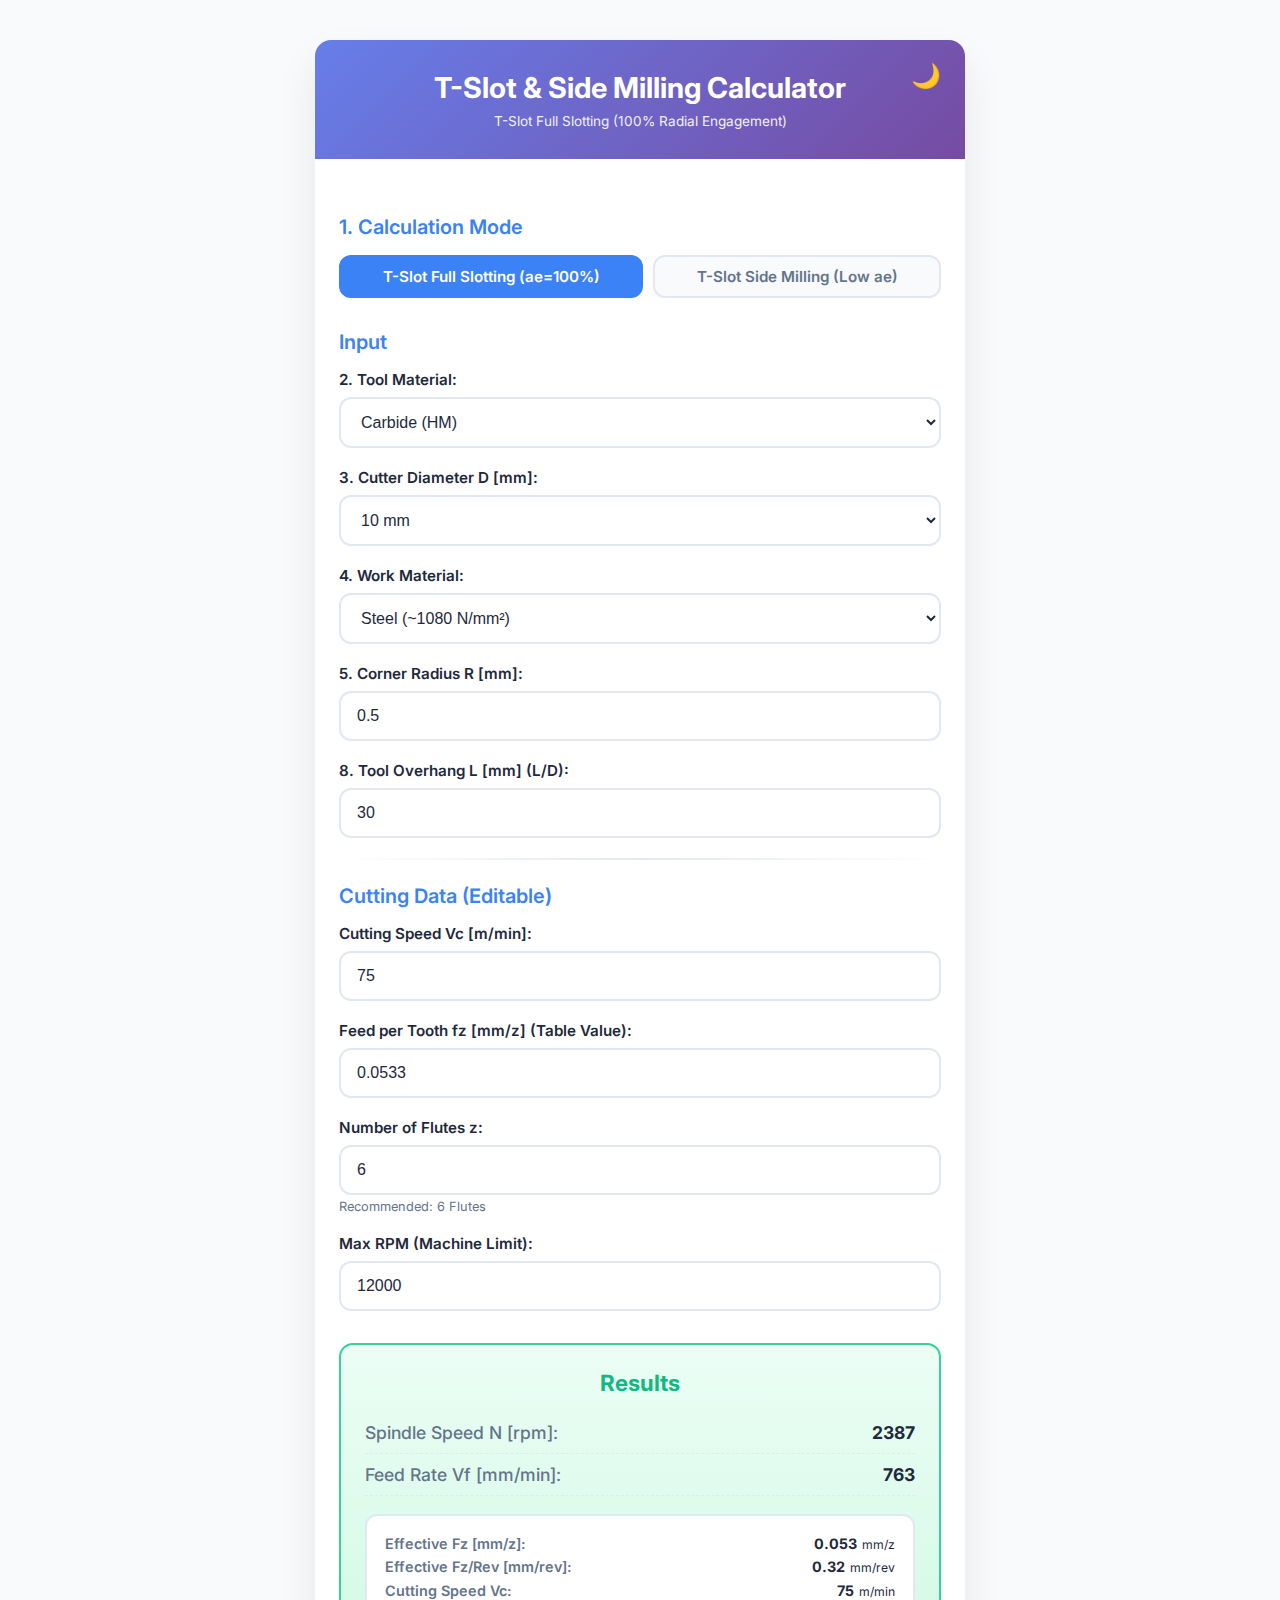
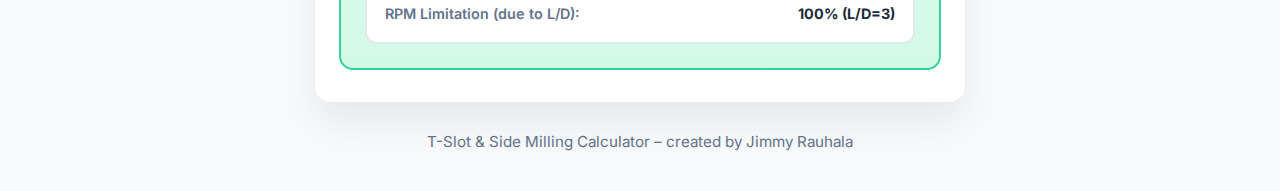
<file: kalkylatorer/T-slot_Milling_Data_Calculator-Pro.html>
<!DOCTYPE html>
<html lang="en">
<head>
    <meta charset="UTF-8">
    <title>T-Slot & Side Milling Calculator</title>
    <meta name="viewport" content="width=device-width, initial-scale=1.0">
    <link href="https://fonts.googleapis.com/css2?family=Inter:wght@400;500;600;700&display=swap" rel="stylesheet">
    <link rel="stylesheet" href="style.css">
</head>
<body>
<div class="container">
    <button class="theme-toggle" id="themeToggle">🌙</button>
    
    <header>
        <h1>T-Slot & Side Milling Calculator</h1>
        <h2 class="header-subtext" id="headerSubtext">T-Slot Full Slotting (100% Radial Engagement)</h2> 
    </header>
    
    <main>
        <div class="section-title">1. Calculation Mode</div>
        <div class="mode-selector">
            <input type="radio" id="modeTSlotFull" name="calcMode" value="tslot_full" checked>
            <label for="modeTSlotFull">T-Slot Full Slotting (ae=100%)</label>
            <input type="radio" id="modeTSlotSide" name="calcMode" value="tslot_side">
            <label for="modeTSlotSide">T-Slot Side Milling (Low ae)</label>
        </div>

        <div class="section-title">Input</div>
        
        <div class="form-group">
            <label for="toolMaterial">2. Tool Material:</label>
            <select id="toolMaterial">
                <option value="hm" selected>Carbide (HM)</option>
                <option value="hss">High-Speed Steel (HSS)</option>
            </select>
        </div>

        <div class="form-group" id="diameterGroup">
            <label for="diameter" id="diameterLabel">3. Cutter Diameter D [mm]:</label>
            <select id="diameter">
                </select>
        </div>
        
        <div class="form-group">
            <label for="material">4. Work Material:</label>
            <select id="material">
                <option value="steel1080" selected>Steel (~1080 N/mm²)</option>
                <option value="toolox44">Toolox 44 (~45 HRC)</option>
                <option value="steel50hrc">Hardened Steel 50 HRC</option>
                <option value="vanadis">Vanadis / Powder Steel (~60 HRC)</option>
                <option value="nonferrous">Aluminum / Copper</option>
            </select>
        </div>
        
        <div class="form-group">
            <label for="cornerRadius">5. Corner Radius R [mm]:</label>
            <input type="number" id="cornerRadius" value="0.5" step="any" min="0">
        </div>

        <div class="form-group" id="aePercentGroup">
            <label for="aePercent">6. Radial Engagement ae [% of D]:</label>
            <input type="number" id="aePercent" value="10" step="any" min="0.1" max="100">
        </div>

        <div class="form-group" id="apGroup">
            <label for="ap">7. Axial Depth of Cut ap [mm]:</label>
            <input type="number" id="ap" value="5" step="any" min="0.1">
        </div>
        
        <div class="form-group">
            <label for="overhang">8. Tool Overhang L [mm] (L/D):</label>
            <input type="number" id="overhang" value="30" step="any" min="0">
        </div>


        <hr>
        <div class="section-title">Cutting Data (Editable)</div>
        <div class="form-group"><label>Cutting Speed Vc [m/min]:</label><input type="number" id="vc" value="70" step="any"></div>
        <div class="form-group"><label id="fzLabel">Feed per Tooth fz [mm/z] (Table Value):</label><input type="number" id="fzInitial" value="0.018" step="any"></div>
        
        <div class="form-group">
            <label>Number of Flutes z:</label>
            <input type="number" id="z" value="4" step="1" min="1">
            <p style="font-size:0.8rem; color:var(--text-light); margin-top:4px;">
                Recommended: <span id="recommendedZ">4</span> Flutes
            </p>
        </div>
        
        <div class="form-group"><label>Max RPM (Machine Limit):</label><input type="number" id="maxRpm" value="12000" step="any"></div>
        

        <div class="results ready">
            <h2>Results</h2>
            <div class="result-line"><strong>Spindle Speed N [rpm]:</strong> <span class="value" id="nResult">-</span></div>
            <div class="result-line"><strong>Feed Rate Vf [mm/min]:</strong> <span class="value" id="vfResult">-</span></div>
            
            <div class="details-box">
                <p id="fzEffectiveDetail"><strong>Effective Fz [mm/z]:</strong><span id="fzEffectiveResult">-</span></p> 
                <p id="fzTotalPerRevDetail"><strong>Effective Fz/Rev [mm/rev]:</strong><span id="fzTotalPerRevResult">-</span></p>

                <p id="aeValueDetail"><strong>Radial Engagement ae:</strong><span id="aePercentValue">-</span></p>
                <p><strong>Cutting Speed Vc:</strong><span id="vcValue">-</span></p>
                <p id="apFactorDetail"><strong>Vf Reduction Factor (due to ap):</strong><span id="apFactorResult">-</span></p>
                <p id="rpmLimitDetail"><strong>RPM Limitation (due to L/D):</strong><span id="rpmLimitFactorResult">-</span></p>
            </div>
        </div>
    </main>
</div>
<footer>T-Slot & Side Milling Calculator – created by Jimmy Rauhala</footer>

<script src="T-slot_Milling_tool_data.js"></script>
</body>
</html>
</file>
<file: kalkylatorer/style.css>
/* =================================================================
   1. GLOBAL VARIABLER (THEME SETTINGS)
   Dessa variabler kontrollerar alla färger i kalkylatorn.
   Ändra dessa för att snabbt byta tema.
   ================================================================= */
:root {
    /* Ljust tema (Standard) */
    --bg: #f8fafc;        /* Bakgrundsfärg */
    --card: #ffffff;      /* Kortbakgrund (input/details) */
    --text: #1e293b;      /* Huvudtextfärg */
    --text-light: #64748b; /* Lättare text (etiketter, footers) */
    --primary: #3b82f6;   /* Huvudfärg (sektionstitel, fokusramar) */
    --success: #10b981;   /* Färg för positiva resultat/huvudresultat */
    --warning: #f59e0b;   /* Varningsfärg */
    --danger: #ef4444;    /* Fel/Maxat värde-färg */
    --border: #e2e8f0;    /* Linjer och kantlinjer */
    --shadow: 0 20px 40px rgba(0,0,0,0.08); /* Skugga under kortet */
    --radius: 16px;       /* Standard hörnradie */
}

/* Mörkt tema: Aktiveras automatiskt om användarens system stöder det */
@media (prefers-color-scheme: dark) {
    :root { 
        --bg: #0f172a;    /* Mörk bakgrund */
        --card: #1e293b;  /* Mörka kort */
        --text: #f1f5f9;  /* Ljus text */
        --text-light: #94a3b8; /* Lättare ljus text */
        --border: #334155; /* Mörka linjer */
        --shadow: 0 20px 40px rgba(0,0,0,0.4); 
    }
}

/* Tvingar fram mörkt tema om 'dark' klassen sätts via JavaScript (theme toggle) */
body.dark { 
    --bg: #0f172a; 
    --card: #1e293b; 
    --text: #f1f5f9; 
    --text-light: #94a3b8;
    --border: #334155; 
    --shadow: 0 20px 40px rgba(0,0,0,0.4); 
}

/* =================================================================
   2. BASSTYLING
   Grundläggande reset och kroppsinställningar.
   ================================================================= */
* { 
    margin:0; 
    padding:0; 
    box-sizing:border-box; /* Räknar padding/border i bredden */
}
body { 
    font-family:'Inter',sans-serif; /* Länkas via HTML:s <head> */
    background:var(--bg); 
    color:var(--text);
    min-height:100vh; 
    padding:20px; 
    transition:all .4s; /* Mjuk övergång vid tema-/färgbyte */
}
       
/* =================================================================
   3. LAYOUT OCH HUVUDKOMPONENTER (CONTAINER, HEADER, TOGGLE)
   ================================================================= */
.container { 
    max-width:650px; 
    margin:20px auto; /* Centrerar kortet på skärmen */
    background:var(--card);
    border-radius:var(--radius); 
    overflow:hidden; 
    box-shadow:var(--shadow);
    position:relative; 
}
.theme-toggle { 
    position:absolute; 
    top:16px; 
    right:16px; 
    background:none; 
    border:none;
    font-size:1.5rem; 
    cursor:pointer; 
    padding:8px; 
    border-radius:50%;
    color: white; 
    line-height: 1; 
    z-index: 10;
}
.theme-toggle:hover { 
    background:rgba(255,255,255,.1); 
} 

header { 
    background:linear-gradient(135deg,#667eea,#764ba2); /* Lila/blå gradient */
    color:white;
    padding:30px 24px; 
    text-align:center; 
    position:relative; 
}
h1 { 
    font-size:1.8rem; 
    font-weight:700; 
    margin-bottom:8px; 
}
.subtitle { 
    font-size:0.85rem; 
    opacity:0.9; 
}

/* Verktygsmaterial-brickan (HM / HSS) */
.tool-badge { 
    position:absolute; 
    top:16px; 
    left:16px; 
    padding:6px 14px;
    border-radius:50px; 
    font-size:0.8rem; 
    font-weight:700;
    text-transform:uppercase; 
    letter-spacing:0.5px; 
}
.tool-hm { background:#1d4ed8; }   /* Blå för HM */
.tool-hss { background:#ea580c; }  /* Orange för HSS */

main { 
    padding:32px 24px; 
}

/* =================================================================
   4. FORMULÄR OCH INPUTS
   Styling för inmatningsfält och etiketter.
   ================================================================= */
.section-title { 
    font-size:1.25rem; 
    font-weight:600; 
    color:var(--primary); 
    margin:24px 0 16px; 
}
hr { 
    border:none; 
    height:2px; 
    background:linear-gradient(to right,transparent,var(--border),transparent); 
    margin:20px 0; 
}

.form-group { 
    margin-bottom:20px; 
}
label { 
    display:block; 
    margin-bottom:8px; 
    font-weight:600; 
    font-size:0.95rem; 
}
select, input[type=number] { 
    width:100%; 
    padding:14px 16px; 
    border:2px solid var(--border);
    border-radius:12px; 
    background:var(--card); 
    color:var(--text); 
    font-size:16px;
    transition:all .3s; 
}
select:focus, input[type=number]:focus { 
    outline:none; 
    border-color:var(--primary); /* Lyser upp vid fokus */
    box-shadow:0 0 0 4px rgba(59,130,246,.15); 
    transform:translateY(-2px); /* Liten upplyftande effekt vid fokus */
}

/* =================================================================
   5. RESULTAT SEKTION
   Styling för resultatboxen.
   ================================================================= */
.results { 
    margin-top:32px; 
    padding:24px; 
    background:linear-gradient(to bottom,#f8fafc,#e2e8f0); /* Lätt gradient */
    border-radius:14px; 
    border:2px solid #cbd5e1; 
    min-height:120px; 
    transition:all .4s; 
}
body.dark .results { 
    background:linear-gradient(to bottom,#1e293b,#334155); 
    border-color:#475569; 
}

/* Färg när resultaten är beräknade (grön ton) */
.results.ready { 
    background:linear-gradient(to bottom,#ecfdf5,#d1fae5); 
    border-color:#34d399; 
}
body.dark .results.ready { 
    background:linear-gradient(to bottom,#064e3b,#065f46); 
}

.results h2 { 
    font-size:1.4rem; 
    color:var(--success); 
    margin-bottom:16px; 
    text-align:center;
    display:block;
}
.result-line { 
    display:flex; 
    justify-content:space-between; /* Sprider ut text och värde */
    padding:10px 0;
    font-size:1.1rem; 
    border-bottom:1px dashed var(--border); /* Delar upp resultatraderna */
}
.result-line:last-child { 
    border-bottom:none; 
}
        
.result-line strong { 
    color:var(--text-light);
    font-weight:500; 
}
        
.value { 
    font-weight:700; 
    color:var(--text); 
}
.capped { 
    color:var(--danger); /* Markerar varvtal om det begränsats av Max RPM */
}
.warning-text { 
    font-size:0.85rem; 
    color:var(--warning); 
    margin-top:12px; 
}

/* =================================================================
   6. DETALJBOXEN
   Styling för de mindre beräkningsdetaljerna.
   ================================================================= */
.details-box {
    margin-top: 18px;
    padding: 14px 18px;
    background: var(--card);
    border: 2px solid var(--border);
    border-radius: 12px;
    font-size: 0.9rem;
    line-height: 1.35;
}
body.dark .details-box { 
    background:#334155; 
}
.details-box p {
    margin: 4px 0 !important;
    display: flex;
    justify-content: space-between;
    gap: 12px;
    flex-wrap: nowrap;
}
.details-box strong {
    color: var(--text-light);
    font-weight: 600;
    flex-shrink: 1;
    flex-basis: 50%;
    white-space: normal;
}
.details-box span {
    color: var(--text);
    font-weight: 700;
    white-space: nowrap; /* Förhindrar att resultatet bryts */
    text-align: right;
    flex-shrink: 0;
    flex-basis: auto;
}
.details-box span sub {
    font-weight: normal;
    vertical-align: middle;
    font-size: 85%;
    padding-left: 2px;
}

/* Meddelande om att inmatning saknas */
.missing { 
    color:#dc2626; 
    font-weight:600; 
    text-align:center; 
    margin-top:10px; 
}

/* =================================================================
   7. FOOTER
   ================================================================= */
footer {
    text-align:center; 
    margin-top:30px; 
    color:var(--text-light); 
    font-size:0.95em; 
    padding-bottom: 20px;
}

/* =================================================================
   8. FACE MILLING SPECIFIKT (GEOMETRY TOGGLE)
   Styling för att växla mellan Kappa-vinkel och Rund skär.
   ================================================================= */
.geometry-toggle { 
    display:flex; 
    gap:12px; 
    margin:20px 0; 
}
.geo-btn { 
    flex:1; 
    padding:14px; 
    background:var(--border); 
    color:var(--text-light);
    text-align:center; 
    border-radius:12px; 
    cursor:pointer; 
    font-weight:600;
    transition:all .3s; 
    user-select: none; /* Förhindrar att text markeras vid klick */
}
.geo-btn:hover {
    opacity: 0.9;
}
.geo-btn.active { 
    background:var(--primary); 
    color:white; 
    box-shadow: 0 4px 8px rgba(0,0,0,0.1);
}

/* =================================================================
   9. T-SLOT & SIDE MILLING SPECIFIKT
   Tillägg för lägesväljare, underrubrik och varningar.
   ================================================================= */

/* Underrubrik i header (Header Subtext) */
.header-subtext {
    font-size: 0.85rem;
    font-weight: 400;
    opacity: 0.9;
    margin-top: 0;
    color: white;
}

/* Lägesväljare (Mode Selector) */
.mode-selector { 
    display: flex; 
    gap: 10px; 
    margin-bottom: 20px; 
}
.mode-selector label {
    flex-grow: 1; 
    text-align: center; 
    padding: 10px 15px; 
    border-radius: 12px;
    cursor: pointer; 
    transition: all 0.3s; 
    font-weight: 600;
    border: 2px solid var(--border); 
    background-color: var(--bg);
    color: var(--text-light);
}
.mode-selector input[type="radio"] { 
    display: none; 
}
.mode-selector input[type="radio"]:checked + label {
    background-color: var(--primary); 
    color: white; 
    border-color: var(--primary);
}
.mode-selector input[type="radio"]:hover + label {
    background-color: rgba(59, 130, 246, 0.1); /* Light theme hover */
}
body.dark .mode-selector input[type="radio"]:hover + label {
    background-color: rgba(59, 130, 246, 0.3); /* Dark theme hover */
}

/* Varningsruta */
.warning { 
    color: var(--danger); 
    font-weight: 600; 
    margin-bottom: 15px; 
    text-align: center; 
    background: rgba(239, 68, 68, 0.1); 
    border: 1px solid var(--danger);
    padding: 10px;
    border-radius: 8px;
    font-size: 0.9rem;
}

/* =================================================================
   10. INDEX.HTML SPECIFIKT (Layout och Navigering)
   ================================================================= */

/* Body padding: Vi använder den globala padding:20px (se Sektion 2) för att få utrymme runt kortet. */

/* Global layout för startsidan: Gör den till ett kort */
.app-container { 
    max-width:650px; 
    margin: 20px auto 30px; /* Centrerar horisontellt, 30px marginal under kortet */
    display:flex; 
    flex-direction:column; 
    
    /* GÖR DEN TILL ETT KORT (som .container) */
    background:var(--card);
    border-radius:var(--radius); 
    overflow:hidden; 
    box-shadow:var(--shadow);
    position:relative; 
}

/* === HEADER === */
.app-container header { 
    background:linear-gradient(135deg,#667eea,#764ba2); 
    color:white; 
    padding:30px 24px; /* Ökat padding för att matcha kalkylatorerna */
    text-align:center; 
    margin-bottom: 20px;
}
.logo-text { 
    font-size:1.8rem; 
    font-weight:700; 
    margin-bottom: 5px; 
}
.subtitle { 
    font-size: 1rem; 
    opacity: 0.9; 
}

/* === CALCULATOR LIST === */
.calculator-list { 
    padding: 0 24px; /* Använder samma horisontella padding som main */
    flex-grow:1; 
    background:var(--card); 
}
.calc-item { 
    display:block; 
    text-decoration:none; 
    color:inherit; 
    background:var(--card); 
    /* NYTT: Lägger till en tunn ram med din standardkantfärg */
    border: 1px solid var(--border); 
    padding:16px 20px; 
    margin-bottom:12px; 
    border-radius:var(--radius);
    transition:background .2s, transform .1s, border-color .2s;
    display: flex; 
    justify-content: space-between; 
    align-items: center;
    box-shadow: 0 2px 4px rgba(0,0,0,0.05); 
}
.calc-item:last-child {
    margin-bottom: 30px; /* Extra marginal under sista elementet, före footern */
}
.calc-item:hover { 
    background:var(--primary-light); 
    border-color: var(--primary); /* Lyser upp kanten vid hover */
    transform: translateY(-1px); 
}
.calc-item:active { transform: translateY(0); }
/* Fixar färg vid besökta länkar */
.calc-item:visited { color: inherit; } 
.calc-item:visited span { color: var(--text); } 
.calc-item:focus { 
    outline: none; 
    box-shadow: 0 0 0 4px rgba(59,130,246,.15); /* Matchar fokusringen på inputfälten */
    background: var(--card) !important; 
    border-color: var(--primary) !important;
} 
.calc-item span { font-weight: 600; font-size: 1.1rem; color: var(--text); }
.calc-item::after { content: '→'; font-size: 1.5rem; color: var(--primary); }
</file>
